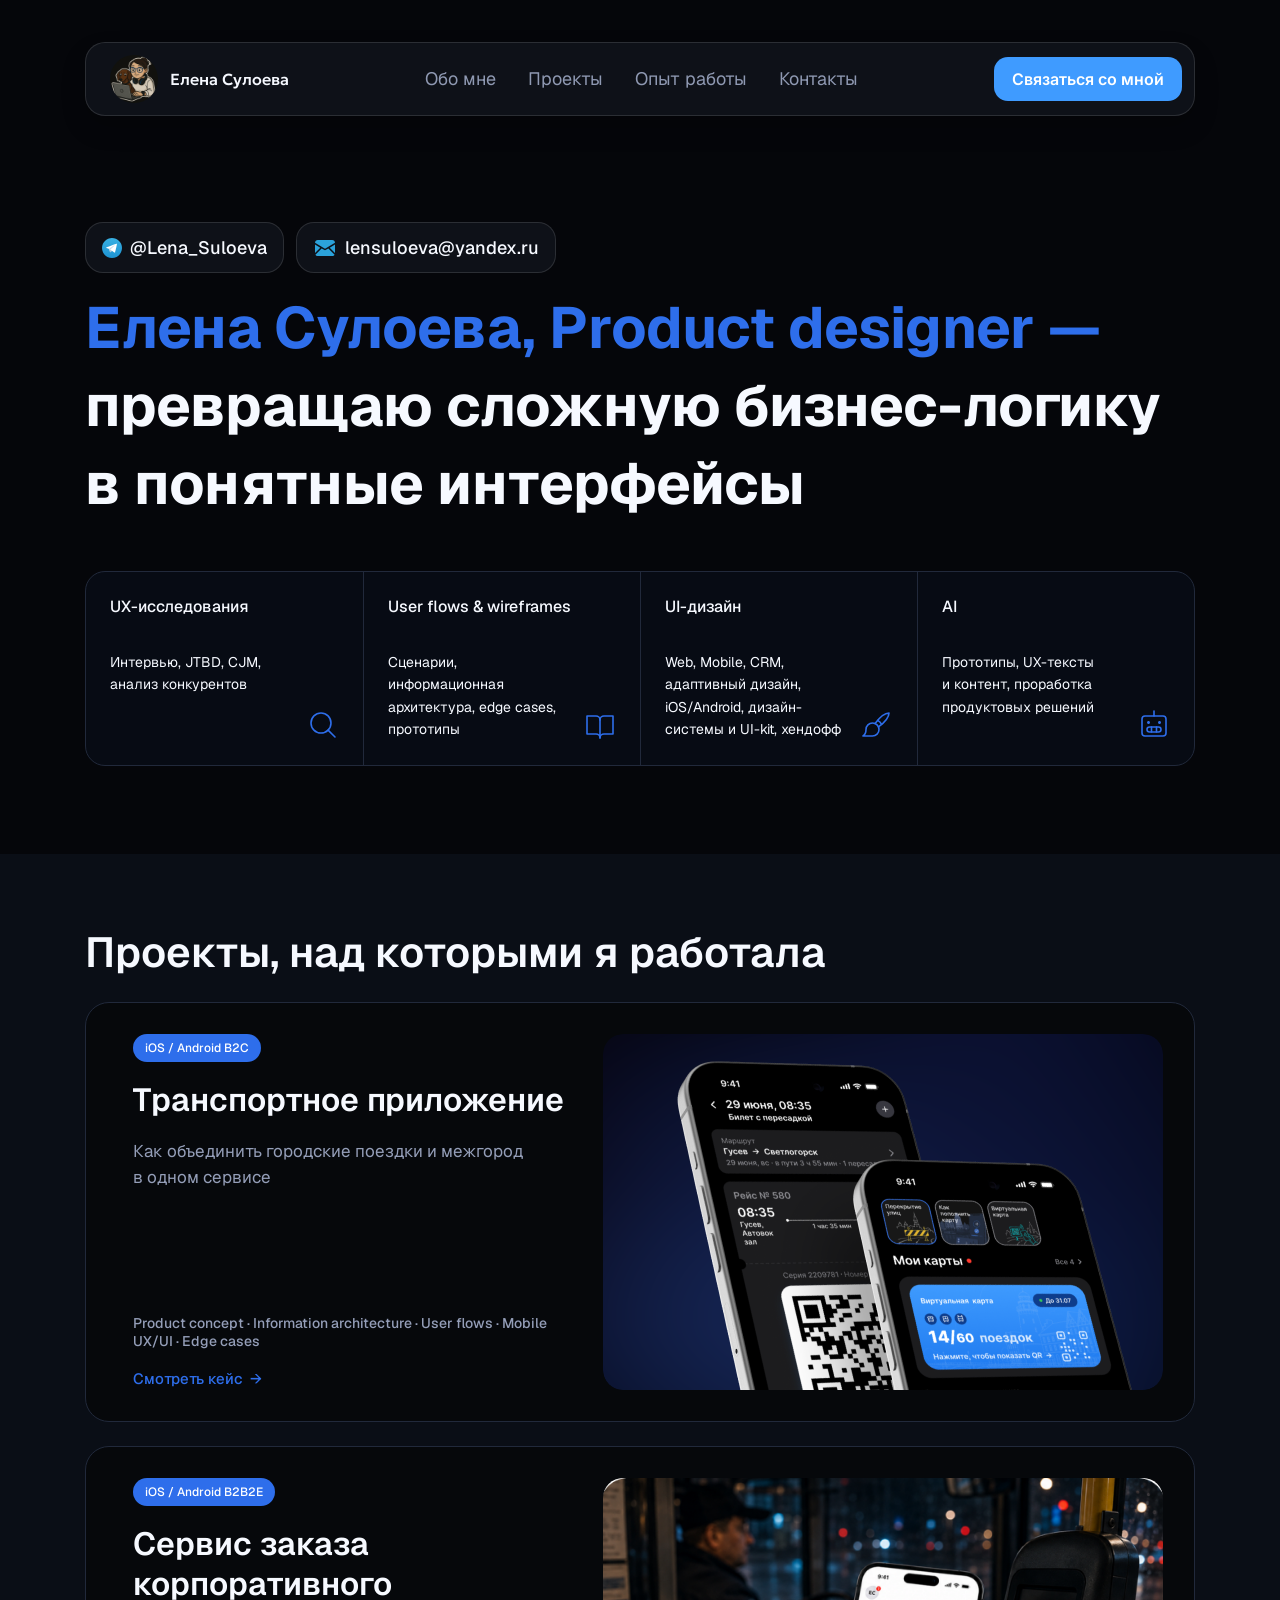
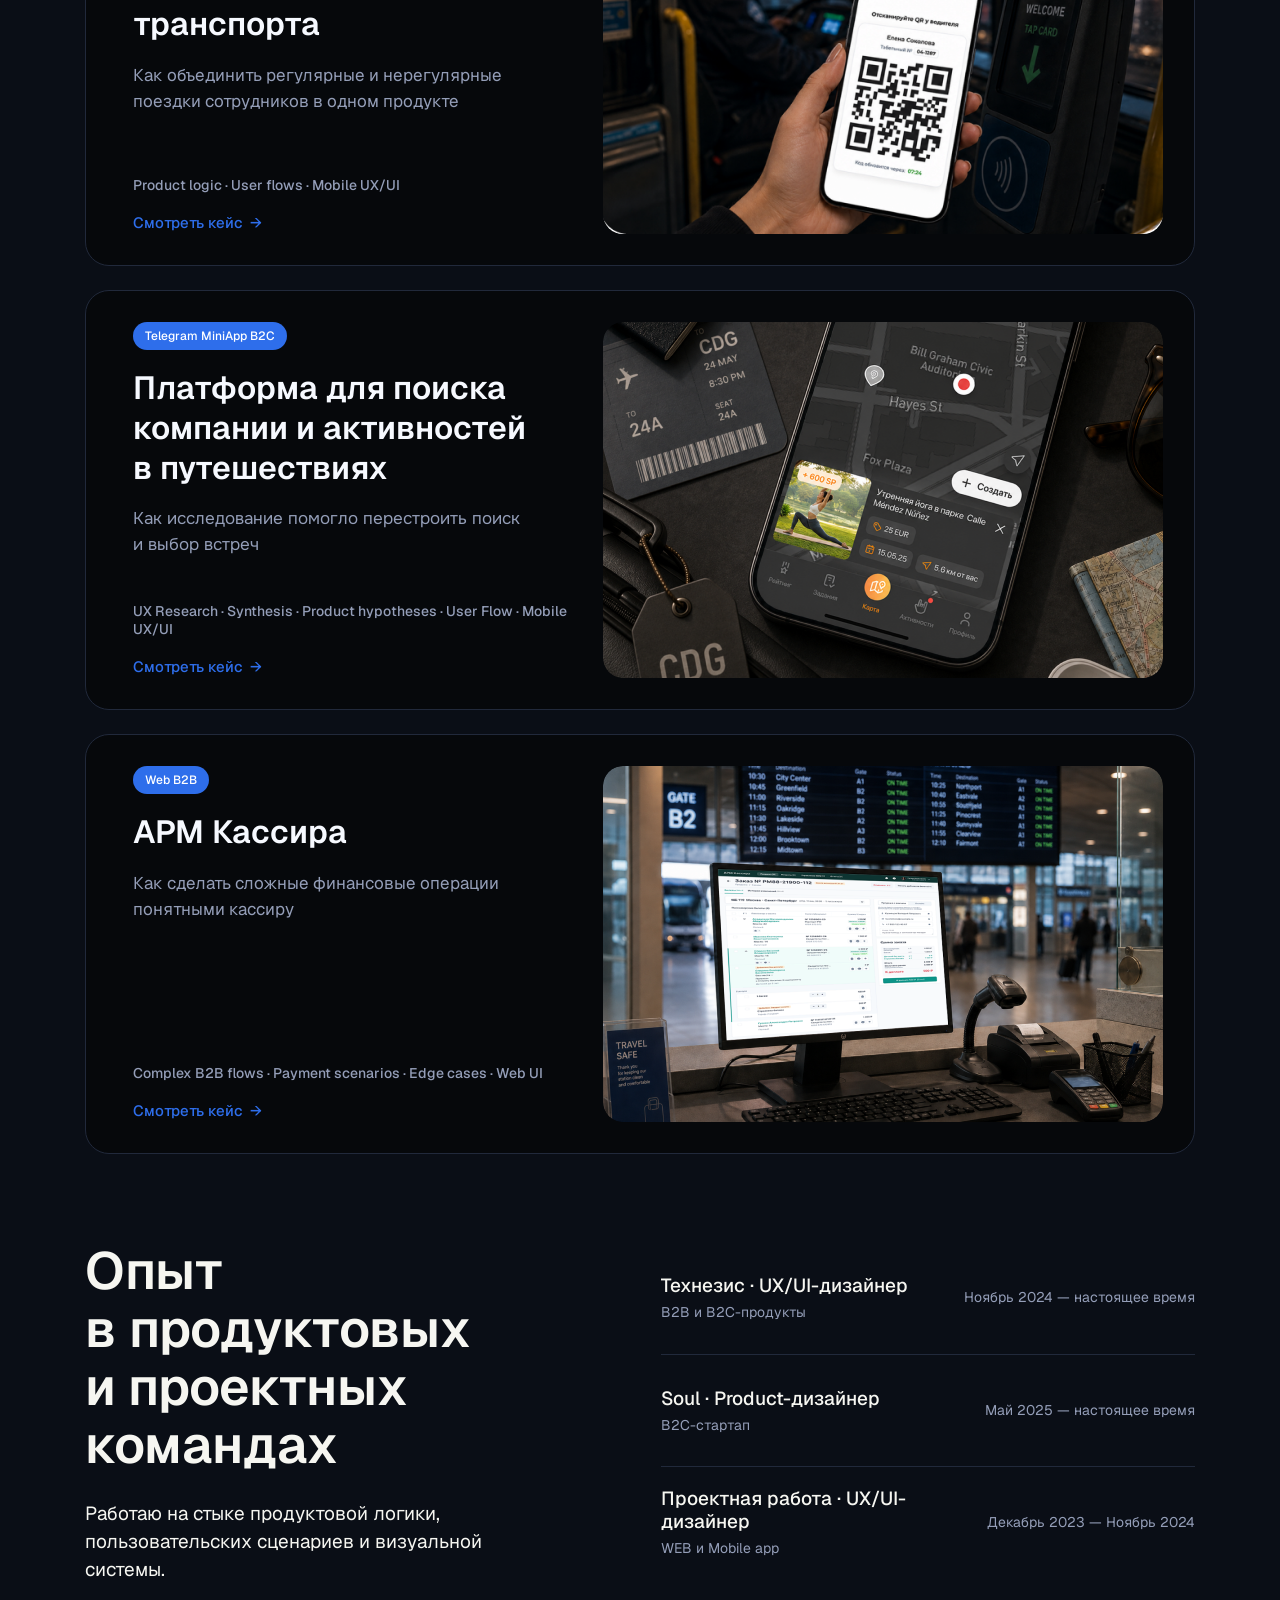
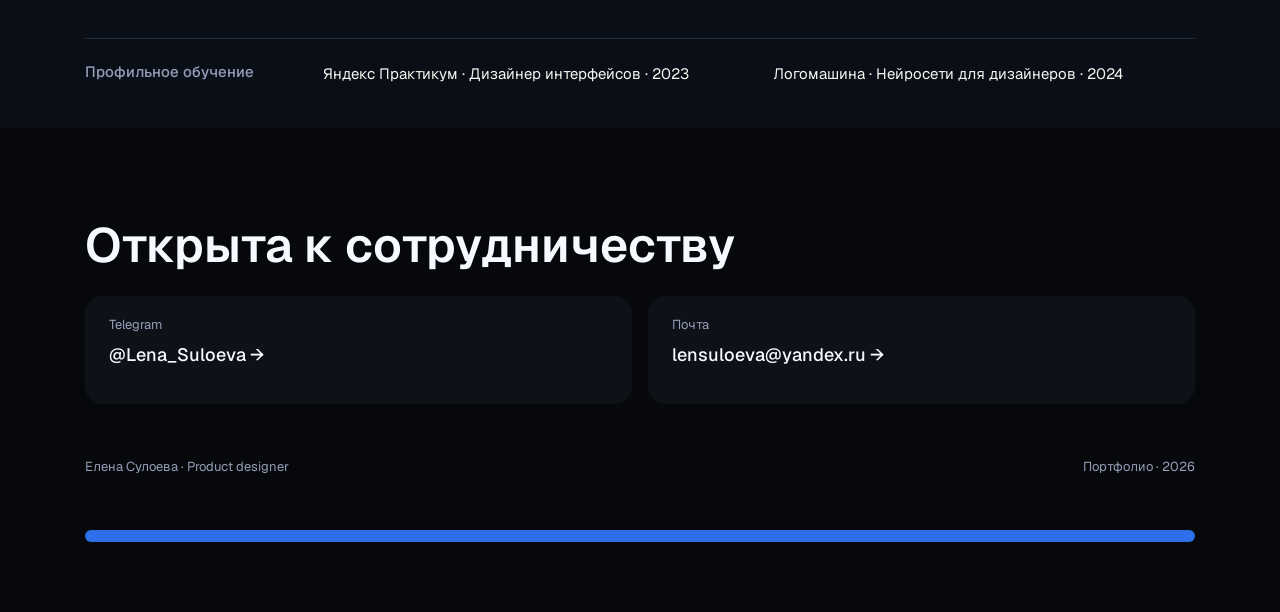
<file: index.html>
<!doctype html>
<html lang="ru">
<head>
  <meta charset="utf-8">
  <meta name="viewport" content="width=device-width, initial-scale=1">
  <meta http-equiv="refresh" content="0; url=./site/">
  <title>Елена Сулоева — портфолио</title>
  <script>location.replace('./site/' + location.search + location.hash);</script>
</head>
<body>
  <p><a href="./site/">Открыть портфолио Елены Сулоевой</a></p>
</body>
</html>
</file>
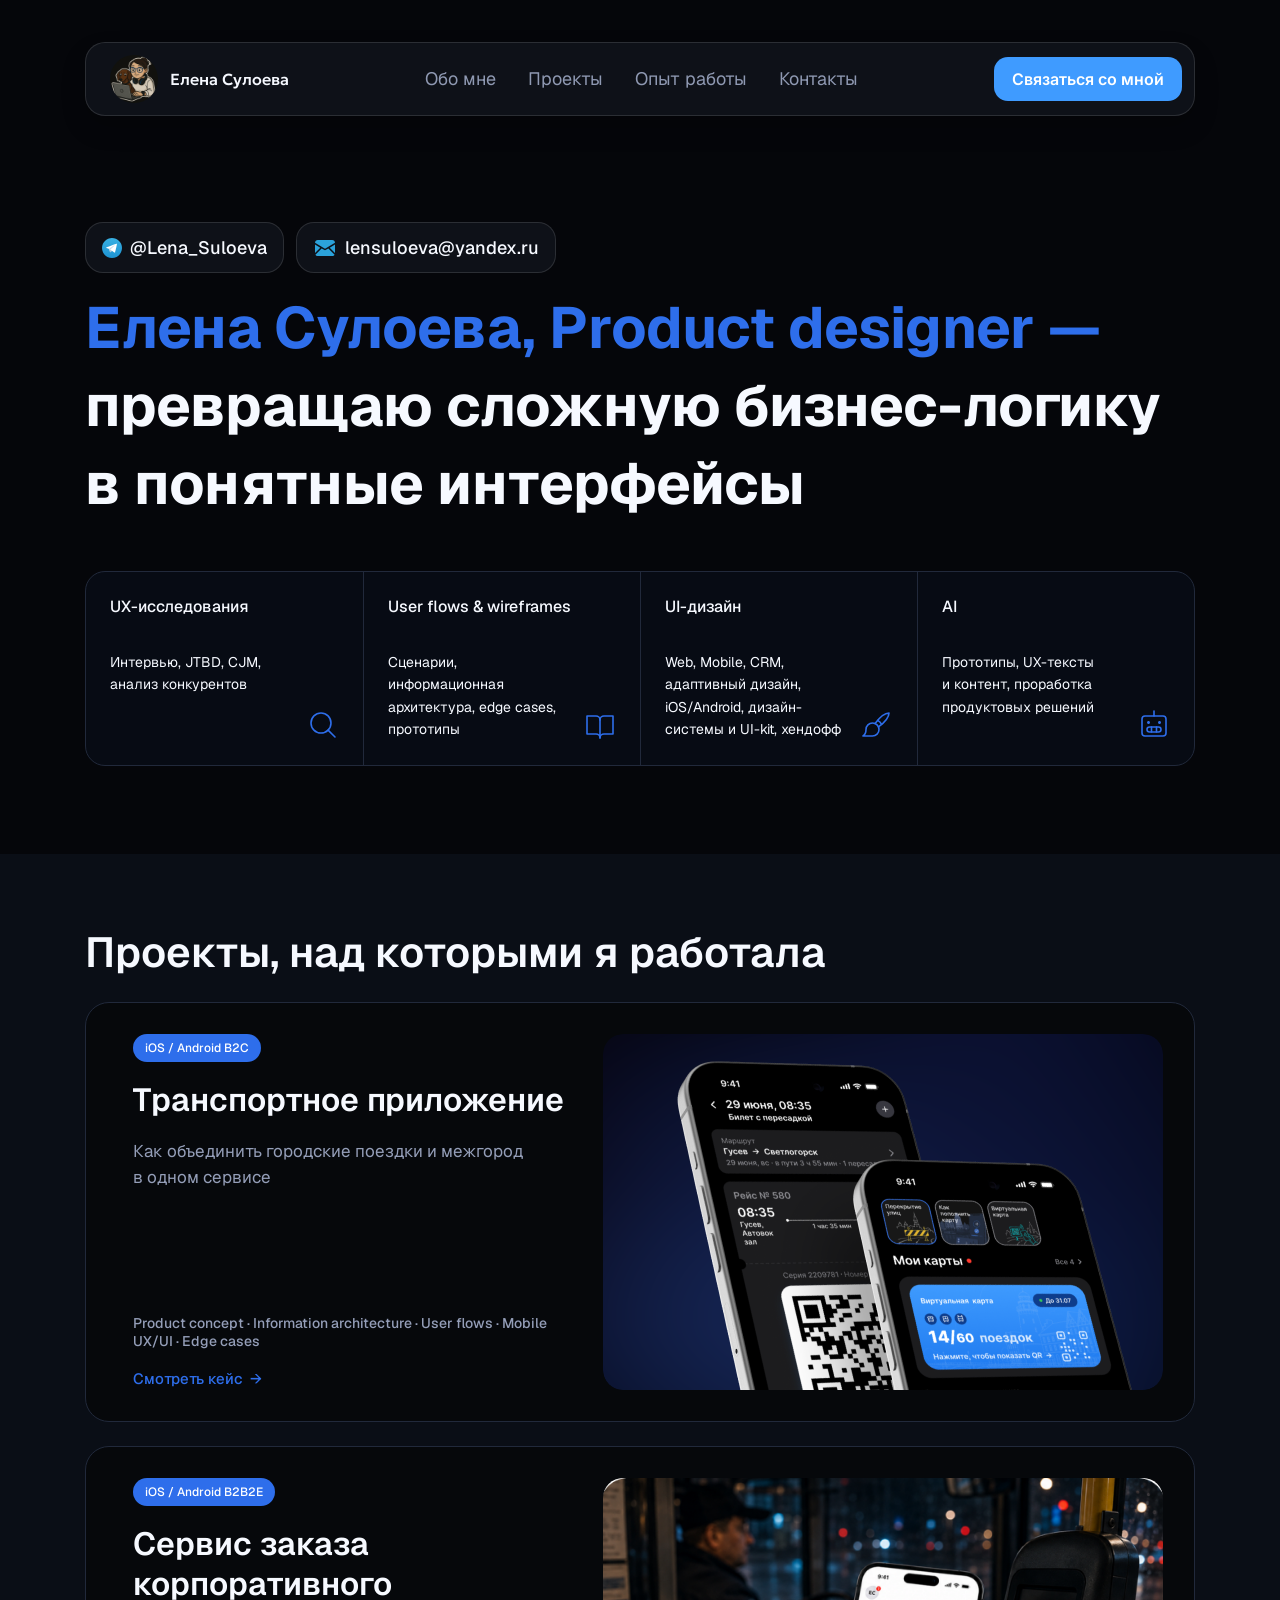
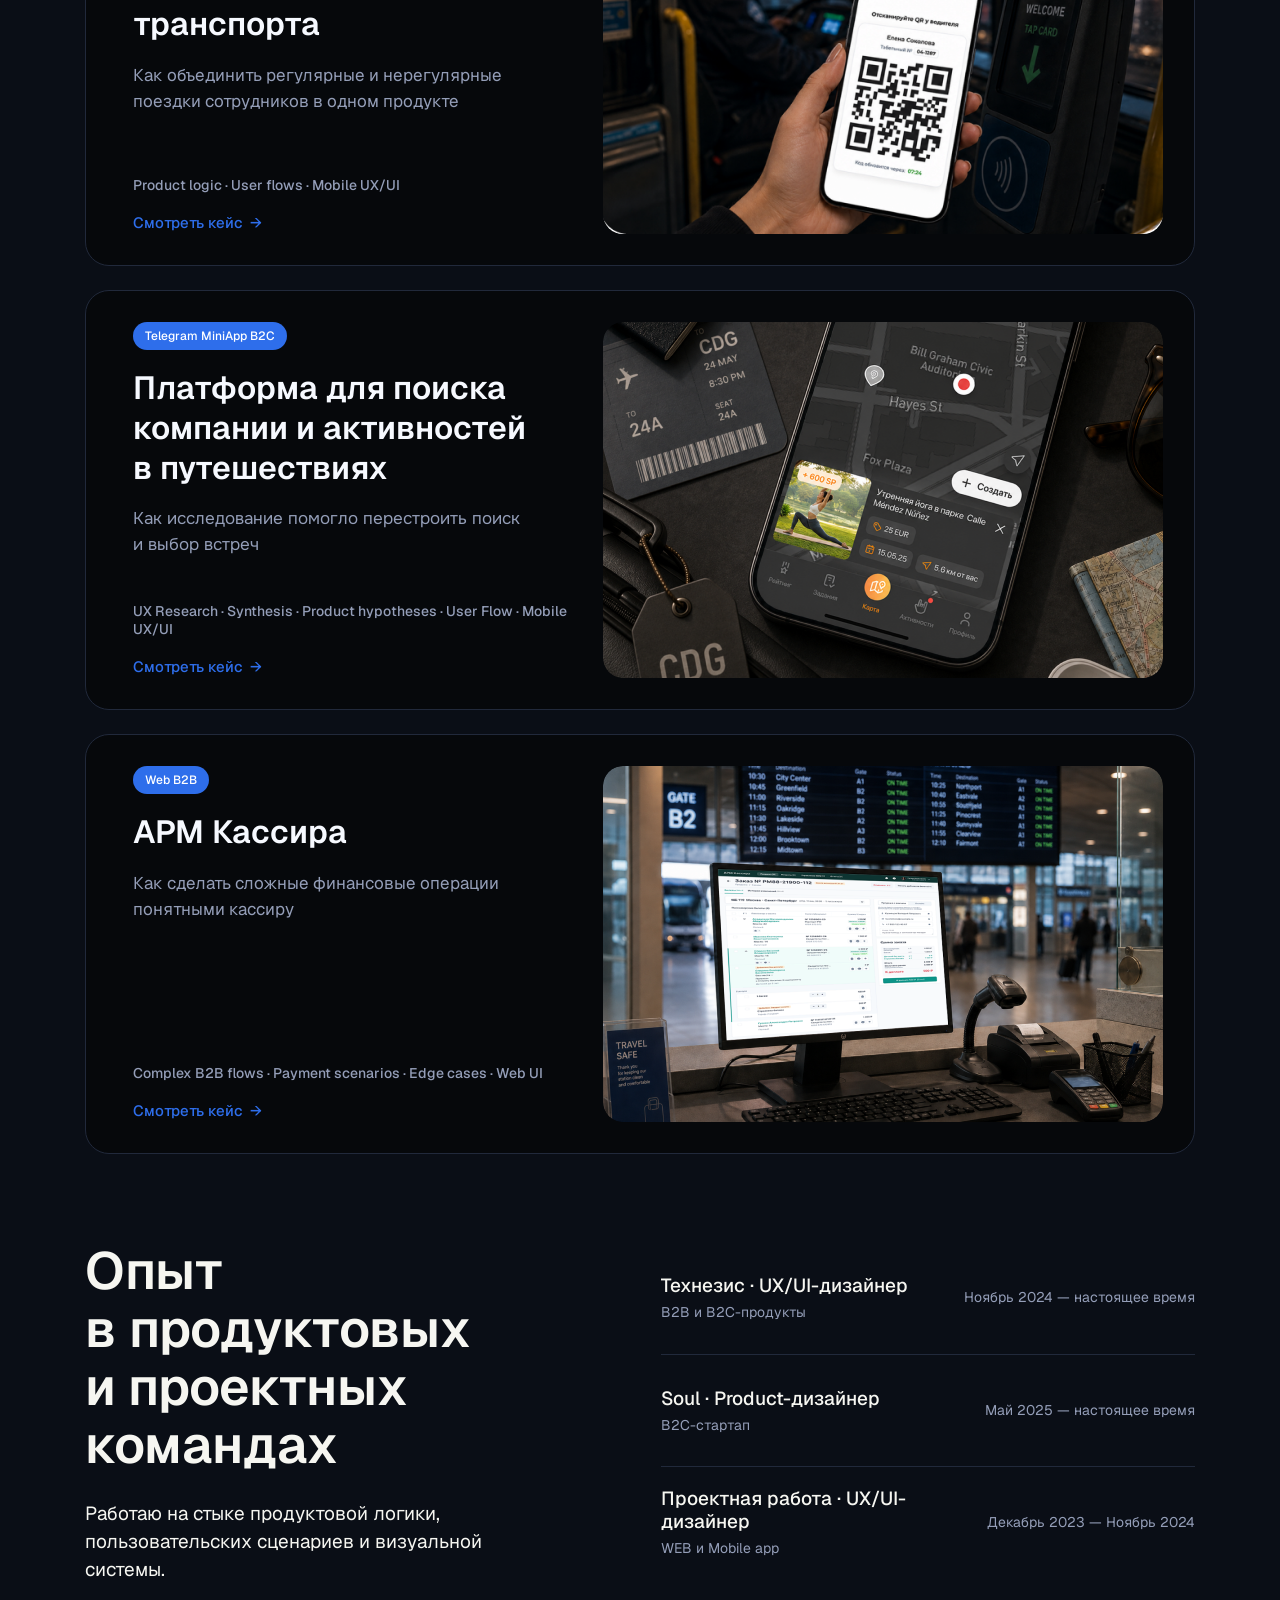
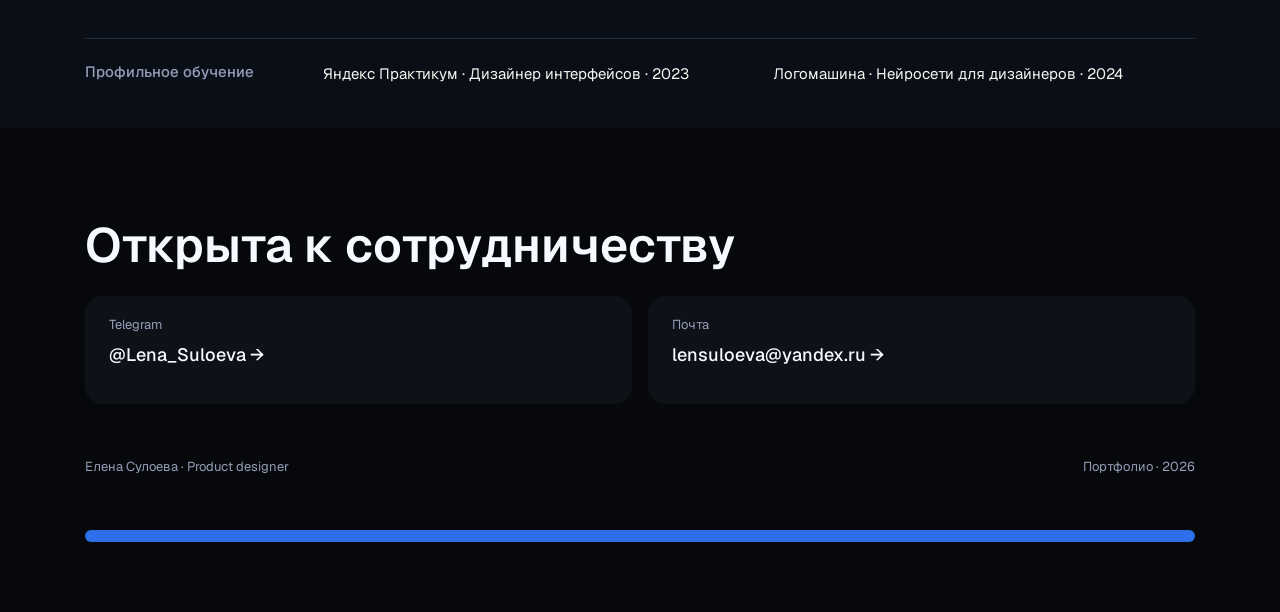
<file: site/index.html>
<!doctype html>
<html lang="ru">
<head>
  <meta charset="utf-8">
  <meta name="viewport" content="width=device-width, initial-scale=1">
  <meta name="theme-color" content="#05060a">
  <meta name="description" content="Елена Сулоева — Product designer. UX-исследования, понятные интерфейсы и продуктовый дизайн. Проекты, опыт работы и контакты.">
  <title>Елена Сулоева — Product designer</title>
  <link rel="icon" type="image/png" href="../pic/avatar.png">
  <link rel="stylesheet" href="./fonts.css">
  <link rel="stylesheet" href="./styles.css?v=308b3522d08c">
  <script src="./script.js?v=00da8aa6c56a" defer></script>
</head>
<body>
  <a class="skip-link" href="#main">К содержимому</a>
  <div class="header-shell">
    <header class="header container">
      <a class="brand" href="#about" aria-label="Елена Сулоева — обо мне">
        <img class="avatar" src="../pic/avatar.png" alt="" width="48" height="48">
        <span>Елена Сулоева</span>
      </a>
      <nav class="navigation" id="navigation" aria-label="Основная навигация"><div class="navigation-links">
        <a href="#about">Обо&nbsp;мне</a>
        <a href="#projects">Проекты</a>
        <a href="#experience">Опыт работы</a>
        <a href="#contacts">Контакты</a>
</div>        <button class="contact-button" type="button" data-contact-open aria-haspopup="dialog" aria-controls="contact-dialog" hidden>Связаться со&nbsp;мной</button>
      </nav>

      <button class="menu-button" type="button" aria-label="Открыть меню" aria-expanded="false" aria-controls="navigation" hidden>
        <img src="../pic/menu.png" alt="" width="44" height="44">
      </button>
    </header>
  </div>
  <div class="cover">

    <main id="main" tabindex="-1">
      <section class="hero container" id="about" aria-labelledby="intro-title">
        <div class="contact-chips">
          <a class="contact-chip" href="https://t.me/Lena_Suloeva" target="_blank" rel="noopener noreferrer">
            <img class="telegram-icon" src="../pic/telegram.svg" alt="" width="20" height="20">
            <span>@Lena_Suloeva</span>
          </a>
          <a class="contact-chip" href="mailto:lensuloeva@yandex.ru">
            <img class="email-icon" src="../pic/email.svg" alt="" width="24" height="24">
            <span>lensuloeva@yandex.ru</span>
          </a>
        </div>
        <h1 id="intro-title"><span>Елена Сулоева, Product designer <span class="intro-dash">—</span></span> превращаю сложную бизнес-логику в&nbsp;понятные интерфейсы</h1>
        <ul class="skills" aria-label="Направления работы">
          <li class="skill">
            <h2>UX-исследования</h2>
            <p>Интервью, JTBD, CJM, анализ конкурентов</p>
            <img src="../pic/research.svg" alt="" width="32" height="32">
          </li>
          <li class="skill">
            <h2>User flows &amp; wireframes</h2>
            <p>Сценарии, информационная архитектура, edge cases, прототипы</p>
            <img src="../pic/wireframes.svg" alt="" width="32" height="32">
          </li>
          <li class="skill">
            <h2>UI-дизайн</h2>
            <p>Web, Mobile, CRM, адаптивный дизайн, iOS/Android, дизайн-системы и&nbsp;UI-kit, хендофф</p>
            <img src="../pic/design.svg" alt="" width="32" height="32">
          </li>
          <li class="skill">
            <h2>AI</h2>
            <p>Прототипы, UX-тексты и&nbsp;контент, проработка продуктовых решений</p>
            <img src="../pic/ai.svg" alt="" width="32" height="32">
          </li>
        </ul>
      </section>
      <div class="work">
        <section class="projects container" id="projects" aria-labelledby="projects-title">
          <h2 id="projects-title">Проекты, над&nbsp;которыми я работала</h2>
          <div class="project-list">
            <article class="project" aria-labelledby="transport-title">
              <div class="project-content">
                <span class="badge">iOS / Android B2C</span>
                <div class="project-summary">
                  <h3 id="transport-title">Транспортное <span class="mobile-title-line">приложение</span></h3>
                  <p>Как объединить городские поездки и&nbsp;межгород в&nbsp;одном сервисе</p>
                </div>
                <p class="project-tags">Product concept · Information architecture · User flows · Mobile UX/UI · Edge cases</p>
                <a class="case-link" href="./transport-app.html" aria-label="Смотреть кейс единого транспортного сервиса">Смотреть кейс <span aria-hidden="true">→</span></a>
              </div>
              <img class="project-image" src="../pic/transport.png" alt="Экраны транспортного приложения: поездки, QR-билет и транспортные карты" width="560" height="356" decoding="async">
            </article>
            <article class="project" aria-labelledby="corporate-title">
              <div class="project-content">
                <span class="badge">iOS / Android B2B2E</span>
                <div class="project-summary">
                  <h3 id="corporate-title"><span class="desktop-title-line">Сервис заказа</span> корпоративного транспорта</h3>
                  <p>Как объединить регулярные и&nbsp;нерегулярные поездки сотрудников в&nbsp;одном продукте</p>
                </div>
                <p class="project-tags">Product logic · User flows · Mobile UX/UI</p>
                <a class="case-link" href="./corporate-transport.html" aria-label="Смотреть кейс «Сервис заказа корпоративного транспорта»">Смотреть кейс <span aria-hidden="true">→</span></a>
              </div>
              <picture class="project-picture">
                <img class="project-image" src="../pic/corporate-desktop.png" alt="Сотрудник прикладывает QR-билет на телефоне к валидатору корпоративного транспорта" width="560" height="356" loading="lazy" decoding="async">
              </picture>
            </article>
            <article class="project project--soul" aria-labelledby="soul-title">
              <div class="project-content">
                <span class="badge">Telegram MiniApp B2C</span>
                <div class="project-summary">
                  <h3 id="soul-title"><span class="desktop-title-line">Платформа для&nbsp;поиска</span> компании и&nbsp;активностей в&nbsp;путешествиях</h3>
                  <p>Как исследование помогло перестроить поиск и&nbsp;выбор встреч</p>
                </div>
                <p class="project-tags">UX Research · Synthesis · Product hypotheses · User Flow · Mobile UX/UI</p>
                <a class="case-link" href="./soul.html" aria-label="Смотреть кейс Soul">Смотреть кейс <span aria-hidden="true">→</span></a>
              </div>
              <img class="project-image" src="../pic/soul.png" alt="Приложение Soul с картой встреч и активностей рядом с путешественником" width="560" height="356" loading="lazy" decoding="async">
            </article>
            <article class="project" aria-labelledby="cashier-title">
              <div class="project-content">
                <span class="badge">Web B2B</span>
                <div class="project-summary">
                  <h3 id="cashier-title">АРМ Кассира</h3>
                  <p>Как сделать сложные финансовые операции понятными кассиру</p>
                </div>
                <p class="project-tags">Complex B2B flows · Payment scenarios · Edge cases · Web UI</p>
                <a class="case-link" href="./cashier.html" aria-label="Смотреть кейс АРМ Кассира">Смотреть кейс <span aria-hidden="true">→</span></a>
              </div>
              <img class="project-image" src="../pic/cashier.png" alt="Рабочее место кассира с интерфейсом финансовых операций на мониторе" width="560" height="356" loading="lazy" decoding="async">
            </article>
          </div>
        </section>
        <section class="experience container" id="experience" aria-labelledby="experience-title">
          <div class="experience-grid">
            <div class="experience-intro">
              <h2 id="experience-title">Опыт в&nbsp;продуктовых и&nbsp;проектных командах</h2>
              <p>Работаю на&nbsp;стыке продуктовой логики, пользовательских сценариев и&nbsp;визуальной системы.</p>
            </div>
            <ol class="jobs">
              <li class="job">
                <div><h3>Технезис · UX/UI-дизайнер</h3><p>B2B и&nbsp;B2C-продукты</p></div>
                <p class="job-date">Ноябрь 2024 — настоящее время</p>
              </li>
              <li class="job">
                <div><h3>Soul · Product-дизайнер</h3><p>B2C-стартап</p></div>
                <p class="job-date">Май 2025 — настоящее время</p>
              </li>
              <li class="job">
                <div><h3>Проектная работа · UX/UI-дизайнер</h3><p>WEB и&nbsp;Mobile app</p></div>
                <p class="job-date">Декабрь 2023 — Ноябрь 2024</p>
              </li>
            </ol>
          </div>
          <div class="education">
            <h3>Профильное обучение</h3>
            <p>Яндекс Практикум · Дизайнер интерфейсов · 2023</p>
            <p>Логомашина · Нейросети для&nbsp;дизайнеров · 2024</p>
          </div>
        </section>
      </div>
      <section class="contacts" id="contacts" aria-labelledby="contacts-title">
        <div class="container">
          <h2 id="contacts-title">Открыта к&nbsp;сотрудничеству</h2>
          <div class="contact-cards">
            <a class="contact-card" href="https://t.me/Lena_Suloeva" target="_blank" rel="noopener noreferrer"><span>Telegram</span><strong>@Lena_Suloeva <span aria-hidden="true">→</span></strong></a>
            <a class="contact-card" href="mailto:lensuloeva@yandex.ru"><span>Почта</span><strong>lensuloeva@yandex.ru <span aria-hidden="true">→</span></strong></a>
          </div>
        </div>
      </section>
    </main>
  </div>
  <footer class="footer">
    <div class="container">
      <div class="footer-meta"><p>Елена Сулоева · Product designer</p><p>Портфолио · 2026</p></div>
      <div class="footer-line" aria-hidden="true"></div>
    </div>
  </footer>

  <dialog class="contact-dialog" id="contact-dialog" aria-labelledby="contact-dialog-title" aria-describedby="contact-dialog-description">
    <div class="contact-dialog-content">
      <h2 id="contact-dialog-title">Свяжитесь со&nbsp;мной</h2>
      <p id="contact-dialog-description">Расскажу о&nbsp;проектах подробнее и&nbsp;отвечу на&nbsp;вопросы</p>
      <div class="contact-dialog-links">
        <a href="https://t.me/Lena_Suloeva" target="_blank" rel="noopener noreferrer"><span>Telegram</span><strong><img src="../pic/telegram.svg" alt="" width="20" height="20">@Lena_Suloeva</strong></a>
        <a href="mailto:lensuloeva@yandex.ru"><span>Почта</span><strong><img src="../pic/email.svg" alt="" width="24" height="24">lensuloeva@yandex.ru</strong></a>
      </div>
      <button class="contact-dialog-close" type="button" aria-label="Закрыть окно связи" autofocus><img src="../pic/modal-close.svg" alt="" width="18" height="18"></button>
    </div>
  </dialog>
</body>
</html>
</file>
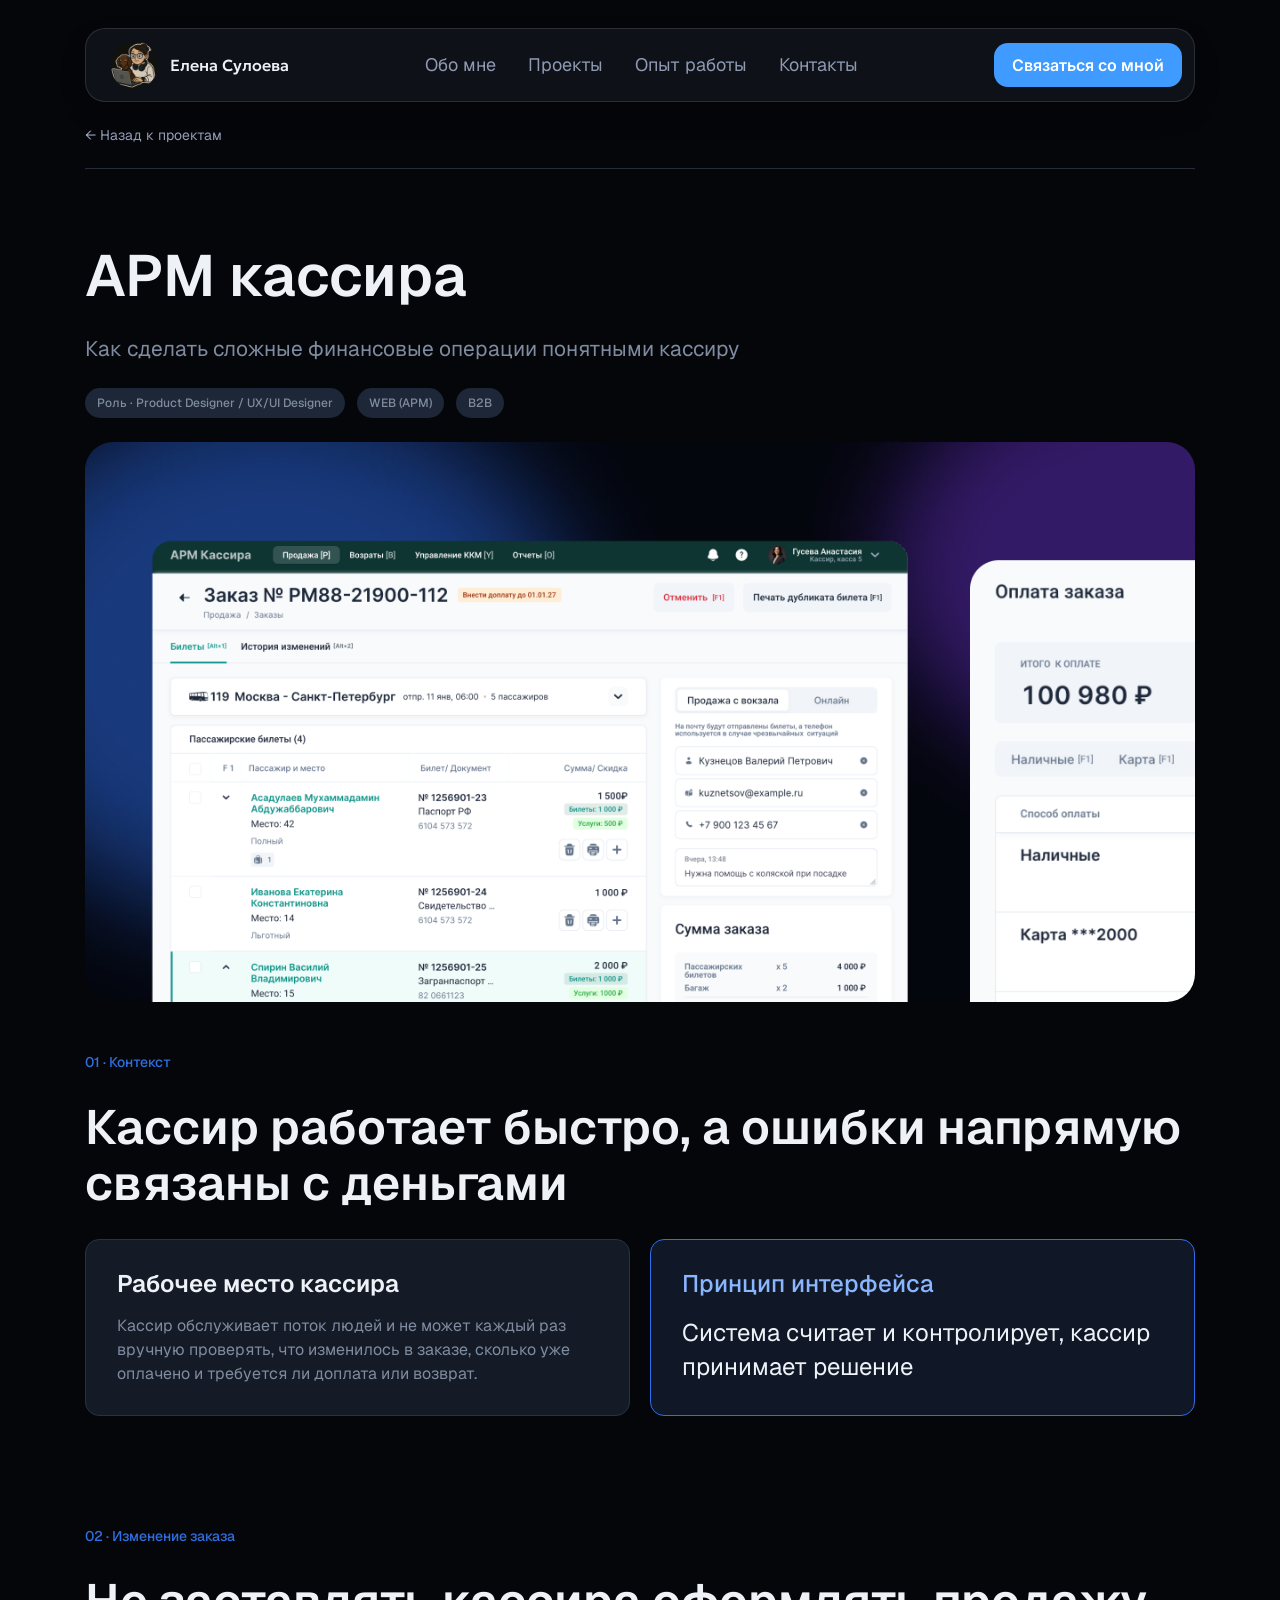
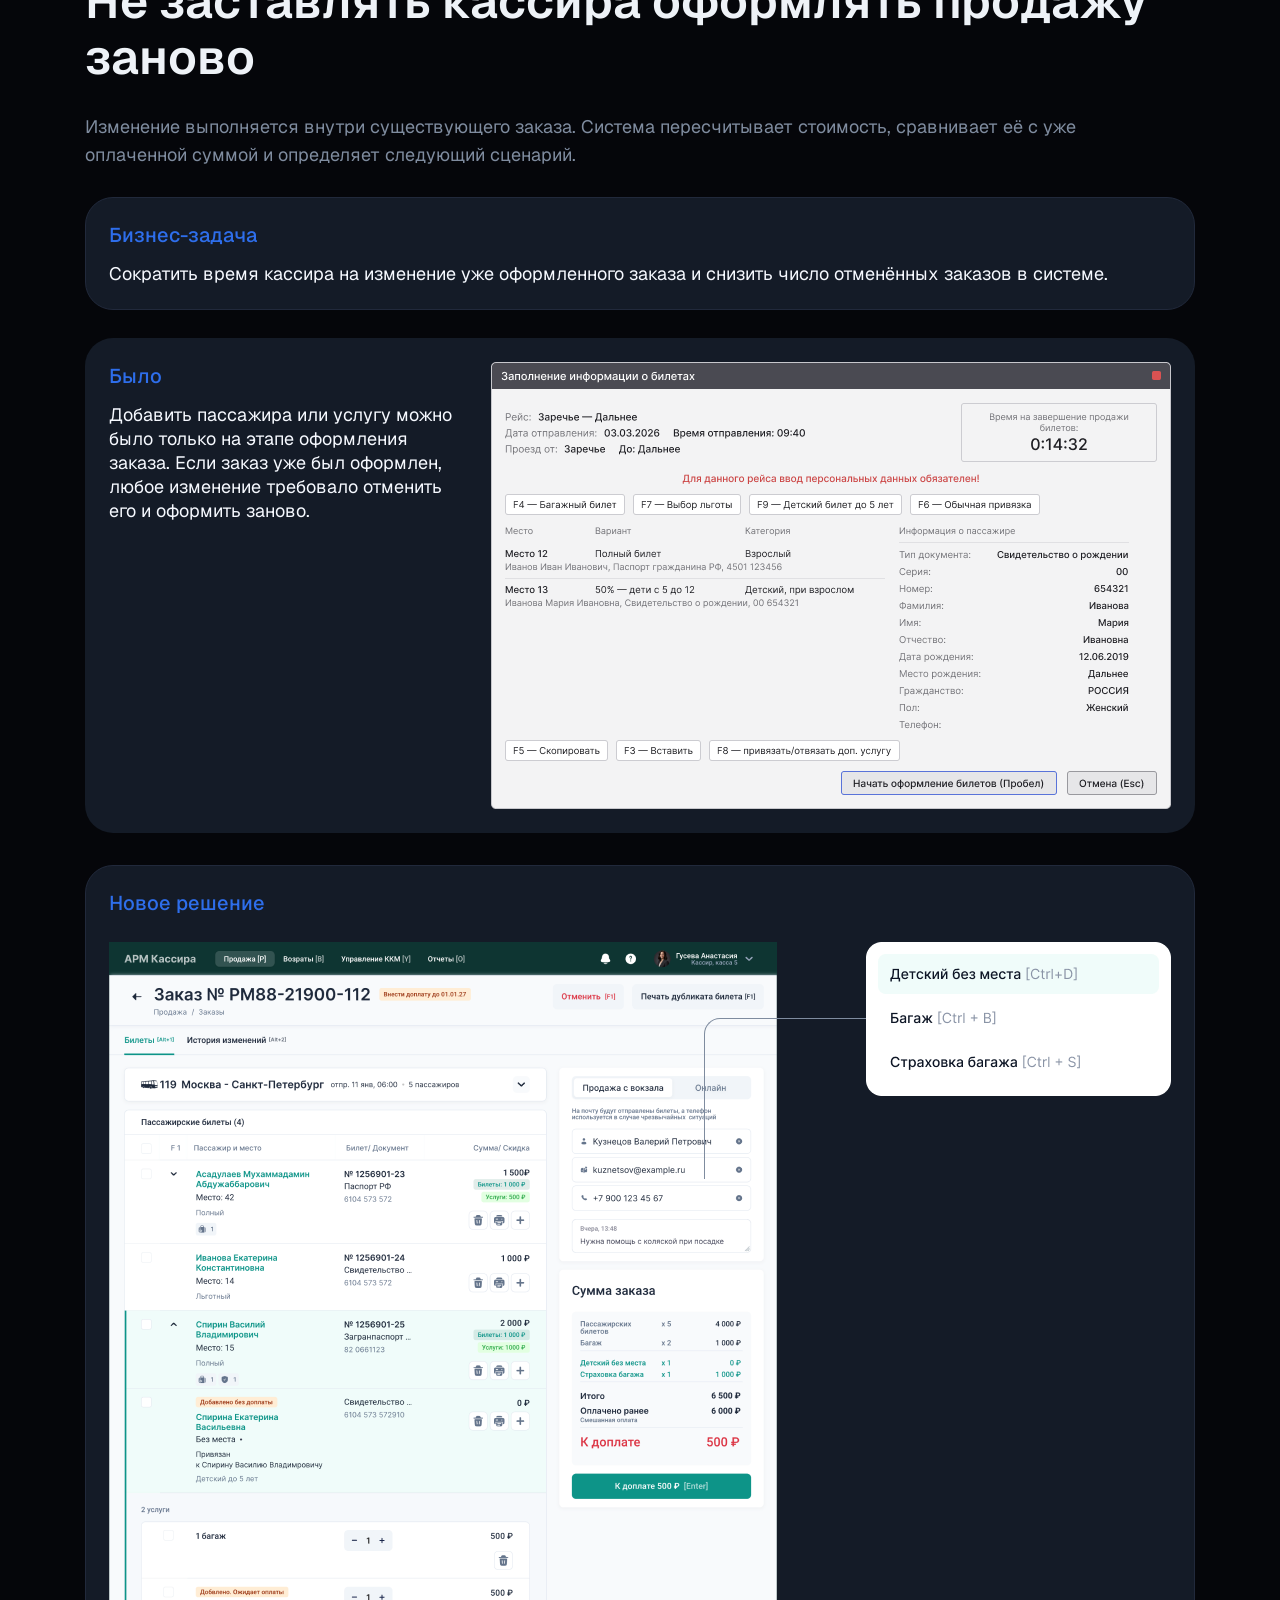
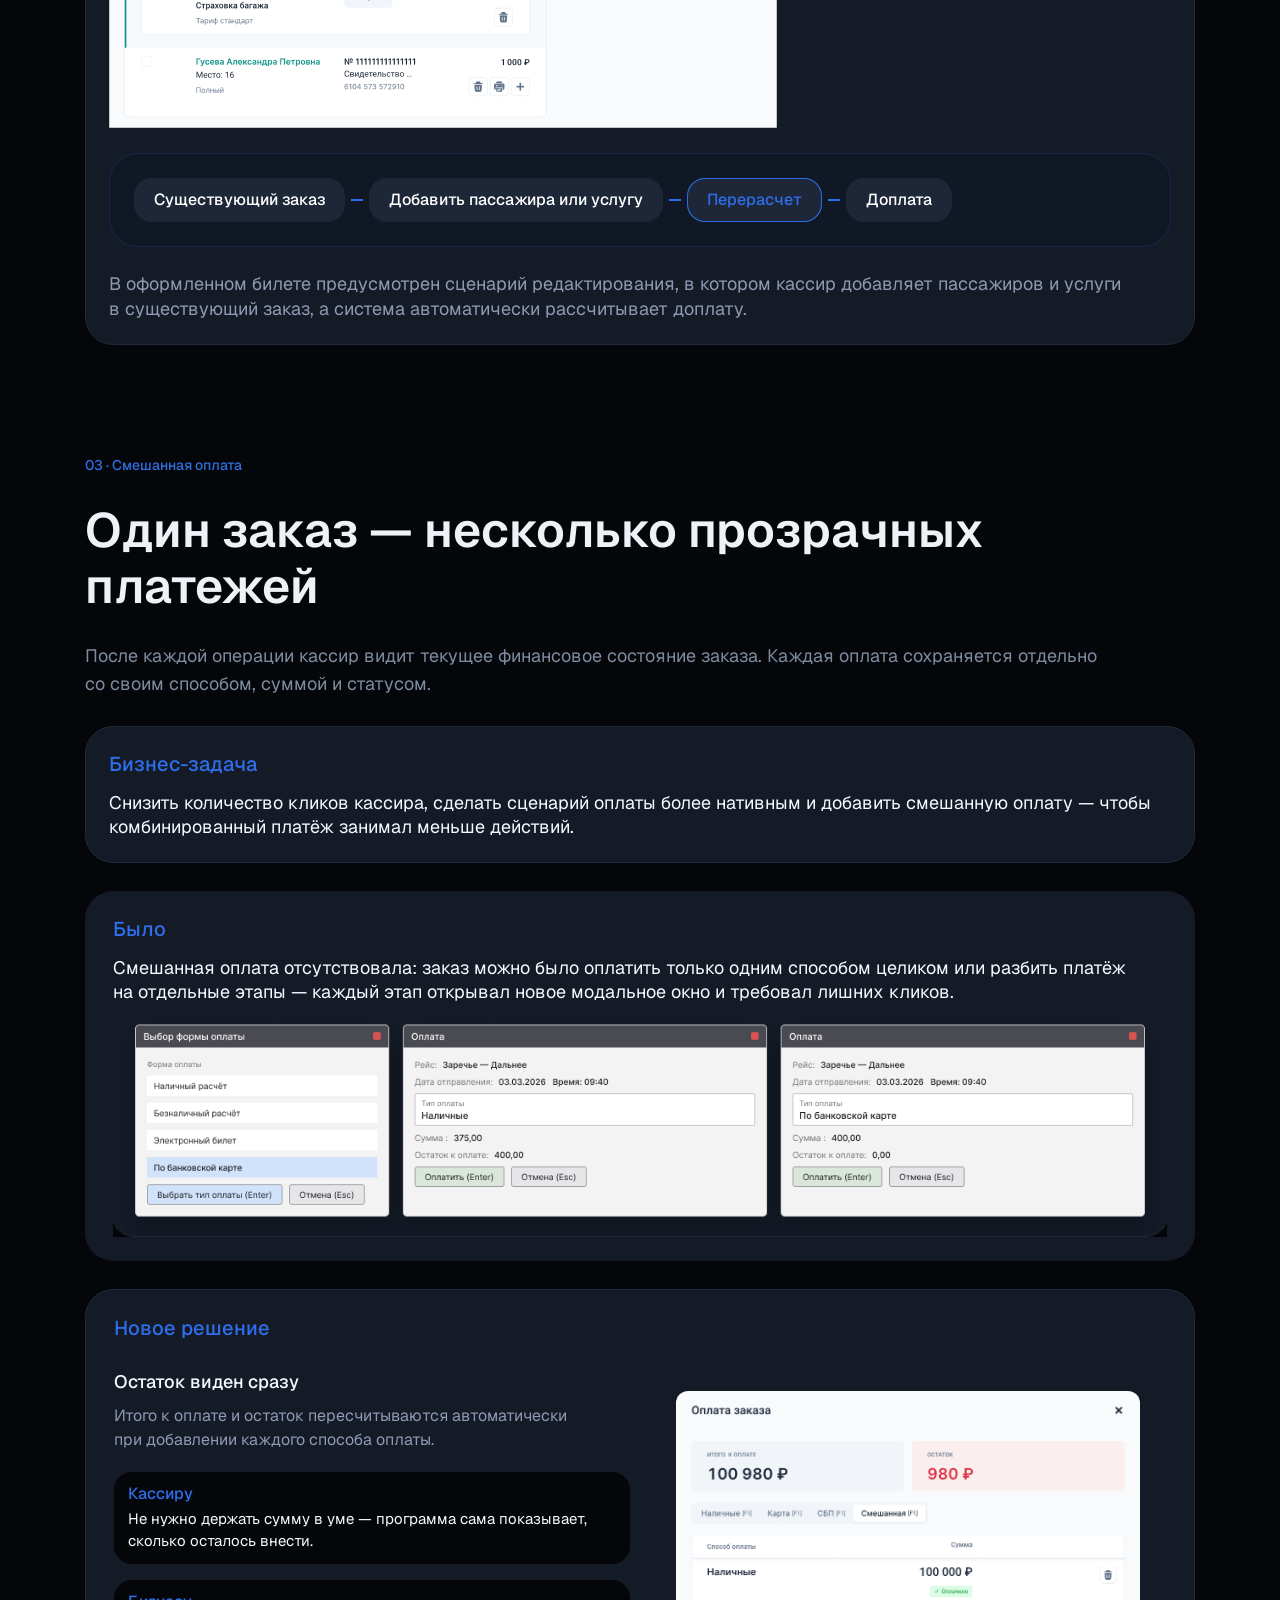
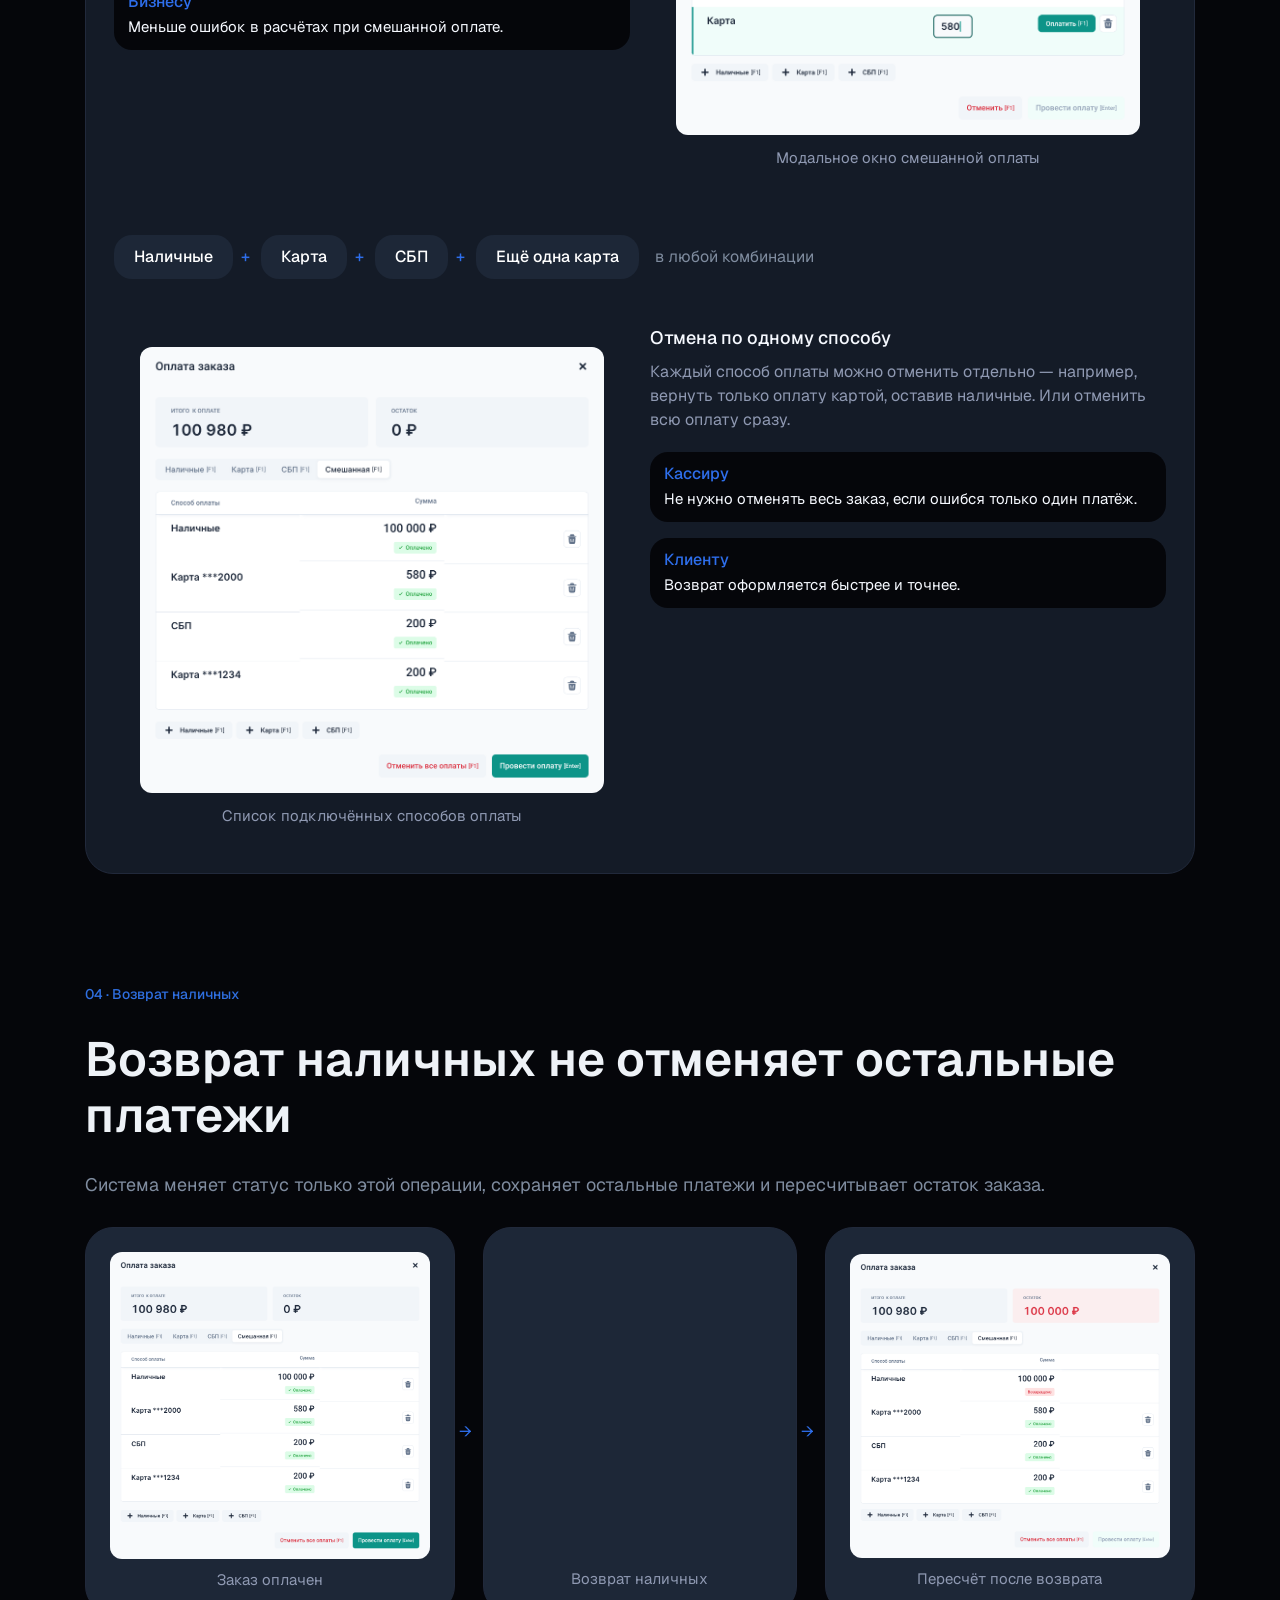
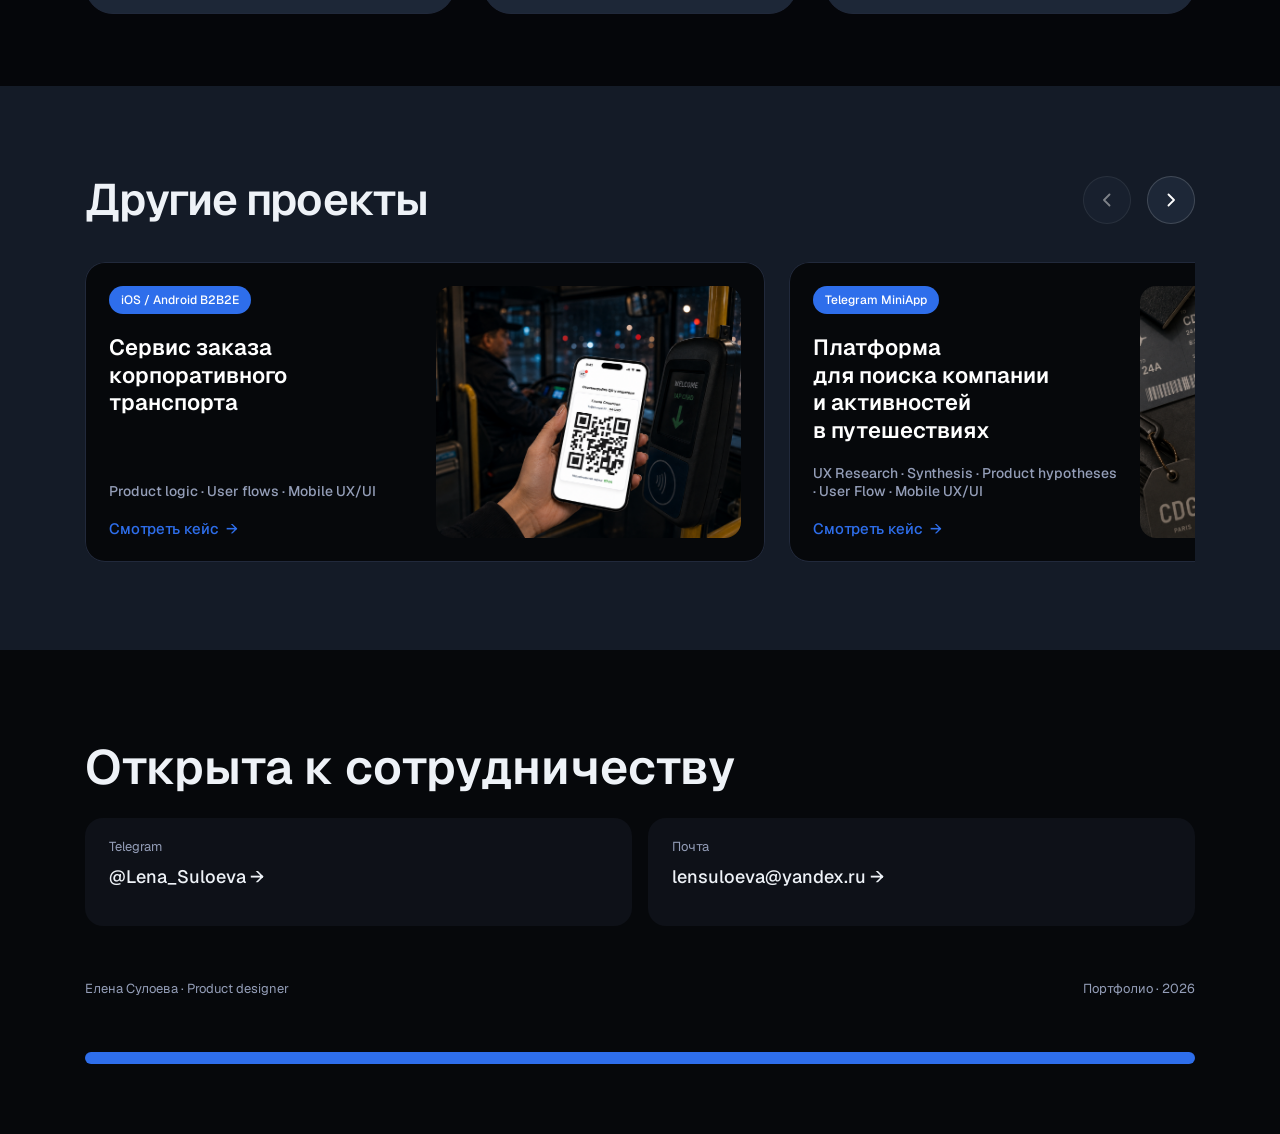
<file: site/cashier.html>
<!doctype html>
<html lang="ru">
<head>
  <meta charset="utf-8">
  <meta name="viewport" content="width=device-width, initial-scale=1">
  <meta name="theme-color" content="#05060a">
  <meta name="description" content="Кейс АРМ кассира: изменение заказа, смешанная оплата и возврат наличных. Продуктовый дизайн Елены Сулоевой.">
  <title>АРМ кассира — Елена Сулоева</title>
  <link rel="icon" type="image/png" href="../pic/avatar.png">
  <link rel="stylesheet" href="./fonts.css">
  <link rel="stylesheet" href="./styles.css?v=308b3522d08c">
  <link rel="stylesheet" href="./case.css?v=f373c40229ff">
  <script src="./script.js?v=00da8aa6c56a" defer></script>
  <script src="./case.js" defer></script>
  <link rel="stylesheet" href="./cashier.css?v=eaadcf37fd4e">
</head>
<body class="case-page cashier-page">
  <a class="skip-link" href="#main">К содержимому</a>
  <div class="header-shell">
    <header class="header container">
      <a class="brand" href="./index.html" aria-label="Елена Сулоева — на главную">
        <img class="avatar" src="../pic/avatar.png" alt="" width="48" height="48">
        <span>Елена Сулоева</span>
      </a>
      <nav class="navigation" id="navigation" aria-label="Основная навигация">
<div class="navigation-links">
        <a href="./index.html#about">Обо&nbsp;мне</a>
        <a href="./index.html#projects">Проекты</a>
        <a href="./index.html#experience">Опыт работы</a>
        <a href="#contacts">Контакты</a>
</div>        <button class="contact-button" type="button" data-contact-open aria-haspopup="dialog" aria-controls="contact-dialog" hidden>Связаться со&nbsp;мной</button>
      </nav>

      <button class="menu-button" type="button" aria-label="Открыть меню" aria-expanded="false" aria-controls="navigation" hidden>
        <img src="../pic/menu.png" alt="" width="44" height="44">
      </button>
    </header>
  </div>
  <div class="case-header">

    <div class="case-back container"><a href="./index.html#projects"><span aria-hidden="true">←</span> Назад к&nbsp;проектам</a></div>
  </div>
  <main id="main" tabindex="-1">
<section class="cashier-hero container">
<h1>АРМ кассира</h1>
<p class="cashier-subtitle">Как сделать сложные финансовые операции понятными кассиру</p>
<ul class="case-meta" aria-label="О проекте">
<li>Роль · Product Designer / UX/UI Designer</li>
<li>WEB (АРМ)</li>
<li>B2B</li></ul>
<picture class="cashier-showcase"><source media="(max-width:700px)" srcset="../pic/cashier-case/hero-mobile.png"><img class="" src="../pic/cashier-case/hero.png" alt="Рабочее пространство кассира: заказ и оплата" width="1248" height="630" fetchpriority="high"></picture></section>
<section class="cashier-section cashier-context" aria-labelledby="context-title">
<div class="container cashier-section-inner">
<p class="cashier-eyebrow">01 · Контекст</p>
<div class="cashier-intro">
<h2 id="context-title">Кассир работает быстро, а&nbsp;ошибки напрямую связаны с&nbsp;деньгами</h2></div>
<div class="cashier-context-grid">
<article class="cashier-panel ">
<h3>Рабочее место кассира</h3>
<p>Кассир обслуживает поток людей и&nbsp;не может каждый раз вручную проверять, что изменилось в&nbsp;заказе, сколько уже оплачено и&nbsp;требуется ли доплата или возврат.</p></article>
<article class="cashier-panel cashier-principle">
<h3>Принцип интерфейса</h3>
<p>Система считает и&nbsp;контролирует, кассир принимает решение</p></article></div></div></section>
<section class="cashier-section cashier-order" aria-labelledby="order-title">
<div class="container cashier-section-inner">
<p class="cashier-eyebrow">02 · Изменение заказа</p>
<div class="cashier-intro">
<h2 id="order-title">Не&nbsp;заставлять кассира оформлять продажу заново</h2>
<p class="cashier-lead">Изменение выполняется внутри существующего заказа. Система пересчитывает стоимость, сравнивает её с&nbsp;уже оплаченной суммой и&nbsp;определяет следующий сценарий.</p></div>
<article class="cashier-panel cashier-business">
<h3>Бизнес-задача</h3>
<p>Сократить время кассира на&nbsp;изменение уже оформленного заказа и&nbsp;снизить число отменённых заказов в&nbsp;системе.</p></article>
<article class="cashier-panel cashier-order-before">
<div>
<h3>Было</h3>
<p>Добавить пассажира или услугу можно было только на&nbsp;этапе оформления заказа. Если заказ уже был оформлен, любое изменение требовало отменить его и&nbsp;оформить заново.</p></div><img class="" src="../pic/cashier-case/order-before.png" alt="Прежний интерфейс оформления билетов" width="680" height="447" loading="lazy" decoding="async"></article>
<div class="cashier-order-new">
<h3 class="cashier-new-heading"><span class="cashier-desktop-only">Новое решение</span><span class="cashier-mobile-only">Стало</span></h3>
<div class="cashier-order-screens"><img class="cashier-order-screen" src="../pic/cashier-case/order-after.png" alt="Редактирование существующего заказа" width="668" height="787" loading="lazy" decoding="async"><img class="cashier-order-menu" src="../pic/cashier-case/order-menu.png" alt="Меню добавления пассажира, багажа и страховки" width="305" height="154" loading="lazy" decoding="async"></div>
<div class="cashier-flow">
<h3 class="cashier-mobile-only">User Flow</h3>
<ol>
<li>Существующий заказ</li>
<li>Добавить пассажира или услугу</li>
<li>Перерасчет</li>
<li>Доплата</li></ol></div>
<p class="cashier-order-note">В&nbsp;оформленном билете предусмотрен сценарий редактирования, в&nbsp;котором кассир добавляет пассажиров и&nbsp;услуги в&nbsp;существующий заказ, а&nbsp;система автоматически рассчитывает доплату.</p></div></div></section>
<section class="cashier-section cashier-payment" aria-labelledby="payment-title">
<div class="container cashier-section-inner">
<p class="cashier-eyebrow">03 · Смешанная оплата</p>
<div class="cashier-intro">
<h2 id="payment-title">Один заказ — несколько прозрачных платежей</h2>
<p class="cashier-lead">После каждой операции кассир видит текущее финансовое состояние заказа. Каждая оплата сохраняется отдельно со&nbsp;своим способом, суммой и&nbsp;статусом.</p></div>
<article class="cashier-panel cashier-business">
<h3>Бизнес-задача</h3>
<p>Снизить количество кликов кассира, сделать сценарий оплаты более нативным и&nbsp;добавить смешанную оплату — чтобы комбинированный платёж занимал меньше действий.</p></article>
<article class="cashier-panel cashier-payment-before">
<h3>Было</h3>
<p>Смешанная оплата отсутствовала: заказ можно было оплатить только одним способом целиком или разбить платёж на&nbsp;отдельные этапы — каждый этап открывал новое модальное окно и&nbsp;требовал лишних кликов.</p>
<div class="cashier-desktop-only"><img class="" src="../pic/cashier-case/payment-before.png" alt="Три отдельных окна прежнего сценария оплаты" width="1244" height="260" loading="lazy" decoding="async"></div>
<div class="cashier-mobile-payments"><img class="" src="../pic/cashier-case/payment-choice-mobile.png" alt="Выбор формы оплаты" width="324" height="248" loading="lazy" decoding="async"><img class="" src="../pic/cashier-case/payment-cash-mobile.png" alt="Оплата наличными" width="324" height="205" loading="lazy" decoding="async"><img class="" src="../pic/cashier-case/payment-card-mobile.png" alt="Оплата банковской картой" width="324" height="205" loading="lazy" decoding="async"></div></article>
<div class="cashier-payment-new">
<h3 class="cashier-new-heading cashier-desktop-only">Новое решение</h3>
<div class="cashier-payment-pair cashier-payment-first">
<article class="cashier-explanation">
<h3>Остаток виден сразу</h3>
<p>Итого к&nbsp;оплате и&nbsp;остаток пересчитываются автоматически при&nbsp;добавлении каждого способа оплаты.</p>
<div class="cashier-values">
<div class="cashier-value">
<h4>Кассиру</h4>
<p>Не&nbsp;нужно держать сумму в&nbsp;уме — программа сама показывает, сколько осталось внести.</p></div>
<div class="cashier-value">
<h4>Бизнесу</h4>
<p>Меньше ошибок в&nbsp;расчётах при&nbsp;смешанной оплате.</p></div></div></article>
<figure class="cashier-payment-screen"><img class="" src="../pic/cashier-case/mixed.png" alt="Модальное окно смешанной оплаты" width="960" height="713" loading="lazy" decoding="async">
<figcaption>Модальное окно смешанной оплаты</figcaption></figure></div>
<div class="cashier-payment-methods">
<ul>
<li>Наличные</li>
<li>Карта</li>
<li>СБП</li>
<li>Ещё одна карта</li></ul>
<p>в&nbsp;любой комбинации</p></div>
<div class="cashier-payment-pair cashier-payment-second">
<article class="cashier-explanation">
<h3>Отмена по&nbsp;одному способу</h3>
<p>Каждый способ оплаты можно отменить отдельно — например, вернуть только оплату картой, оставив наличные. Или отменить всю оплату сразу.</p>
<div class="cashier-values">
<div class="cashier-value">
<h4>Кассиру</h4>
<p>Не&nbsp;нужно отменять весь заказ, если ошибся только один платёж.</p></div>
<div class="cashier-value">
<h4>Клиенту</h4>
<p>Возврат оформляется быстрее и&nbsp;точнее.</p></div></div></article>
<figure class="cashier-payment-screen"><img class="" src="../pic/cashier-case/paid.png" alt="Список подключённых способов оплаты" width="960" height="923" loading="lazy" decoding="async">
<figcaption>Список подключённых способов оплаты</figcaption></figure></div></div></div></section>
<section class="cashier-section cashier-refund" aria-labelledby="refund-title">
<div class="container cashier-section-inner">
<p class="cashier-eyebrow">04 · Возврат наличных</p>
<div class="cashier-intro">
<h2 id="refund-title">Возврат наличных не&nbsp;отменяет остальные платежи</h2>
<p class="cashier-lead">Система меняет статус только этой операции, сохраняет остальные платежи и&nbsp;пересчитывает остаток заказа.</p></div>
<div class="cashier-refund-screens">
<figure><img class="" src="../pic/cashier-case/paid.png" alt="Заказ оплачен" width="960" height="923" loading="lazy" decoding="async">
<figcaption>Заказ оплачен</figcaption></figure>
<figure>
<picture><source media="(max-width:700px)" srcset="../pic/cashier-case/refund-mobile.png"><img class="" src="../pic/cashier-case/refund.png" alt="Возврат наличных" width="283" height="326" loading="lazy" decoding="async"></picture>
<figcaption>Возврат наличных</figcaption></figure>
<figure><img class="" src="../pic/cashier-case/recalculated.png" alt="Пересчёт после возврата" width="960" height="915" loading="lazy" decoding="async">
<figcaption>Пересчёт после возврата</figcaption></figure></div></div></section>    <section class="related-projects" aria-labelledby="related-title" data-carousel>
      <div class="related-heading container">
<h2 id="related-title">Другие проекты</h2>
        <div class="carousel-controls" hidden>
          <button type="button" class="carousel-button" data-direction="-1" aria-label="Предыдущий проект" aria-controls="related-track" disabled><img src="../pic/chevron-left.svg" alt="" width="20" height="20"></button>
          <button type="button" class="carousel-button" data-direction="1" aria-label="Следующий проект" aria-controls="related-track"><img src="../pic/chevron-right.svg" alt="" width="20" height="20"></button>
        </div>
      </div>
      <div class="related-track" id="related-track" tabindex="0" role="region" aria-label="Другие проекты — прокручиваемый список">

        <article class="related-card related-card--corporate">
          <div class="related-content"><span class="badge">iOS / Android B2B2E</span>
<h3>Сервис заказа корпоративного транспорта</h3>
<p class="project-tags">Product logic · User flows · Mobile UX/UI</p><a class="case-link" href="./corporate-transport.html" aria-label="Смотреть кейс корпоративного транспорта">Смотреть кейс <span aria-hidden="true">→</span></a></div>
          <img class="related-image" src="../pic/carousel-corporate-v2.png" alt="Превью сервиса корпоративного транспорта" width="305" height="252" loading="lazy" decoding="async">
        </article>
        <article class="related-card related-card--soul">
          <div class="related-content"><span class="badge">Telegram MiniApp</span>
<h3>Платформа<br>для&nbsp;поиска компании<br>и&nbsp;активностей<br>в&nbsp;путешествиях</h3>
<p class="project-tags">UX Research · Synthesis · Product hypotheses · User Flow · Mobile UX/UI</p><a class="case-link" href="./soul.html" aria-label="Смотреть кейс Soul">Смотреть кейс <span aria-hidden="true">→</span></a></div>
          <img class="related-image" src="../pic/carousel-soul-v2.png" alt="Приложение для путешествий на телефоне рядом с посадочным талоном" width="305" height="252" loading="lazy" decoding="async">
        </article>
        <article class="related-card related-card--transport">
          <div class="related-content"><span class="badge">Telegram MiniApp</span>
<h3>Единый транспортный сервис для&nbsp;городских и&nbsp;междугородних поездок</h3>
<p class="project-tags">Product concept · Information architecture · User flows · Mobile UX/UI · Edge cases</p><a class="case-link" href="./transport-app.html" aria-label="Смотреть кейс единого транспортного сервиса">Смотреть кейс <span aria-hidden="true">→</span></a></div>
          <img class="related-image" src="../pic/carousel-transport-v2.png" alt="Превью единого транспортного сервиса" width="305" height="252" loading="lazy" decoding="async">
        </article>
      </div>
    </section>

    <section class="contacts" id="contacts" aria-labelledby="contacts-title">
      <div class="container">
<h2 id="contacts-title">Открыта к&nbsp;сотрудничеству</h2>
        <div class="contact-cards">
          <a class="contact-card" href="https://t.me/Lena_Suloeva" target="_blank" rel="noopener noreferrer"><span>Telegram</span><strong>@Lena_Suloeva <span aria-hidden="true">→</span></strong></a>
          <a class="contact-card" href="mailto:lensuloeva@yandex.ru"><span>Почта</span><strong>lensuloeva@yandex.ru <span aria-hidden="true">→</span></strong></a>
        </div>
      </div>
    </section>
  </main>
  <footer class="footer">
<div class="container">
<div class="footer-meta">
<p>Елена Сулоева · Product designer</p>
<p>Портфолио · 2026</p></div>
<div class="footer-line" aria-hidden="true"></div></div></footer>

  <dialog class="contact-dialog" id="contact-dialog" aria-labelledby="contact-dialog-title" aria-describedby="contact-dialog-description">
    <div class="contact-dialog-content">
      <h2 id="contact-dialog-title">Свяжитесь со&nbsp;мной</h2>
      <p id="contact-dialog-description">Расскажу о&nbsp;проектах подробнее и&nbsp;отвечу на&nbsp;вопросы</p>
      <div class="contact-dialog-links">
        <a href="https://t.me/Lena_Suloeva" target="_blank" rel="noopener noreferrer"><span>Telegram</span><strong><img src="../pic/telegram.svg" alt="" width="20" height="20">@Lena_Suloeva</strong></a>
        <a href="mailto:lensuloeva@yandex.ru"><span>Почта</span><strong><img src="../pic/email.svg" alt="" width="24" height="24">lensuloeva@yandex.ru</strong></a>
      </div>
      <button class="contact-dialog-close" type="button" aria-label="Закрыть окно связи" autofocus><img src="../pic/modal-close.svg" alt="" width="18" height="18"></button>
    </div>
  </dialog>
</body>
</html>
</file>
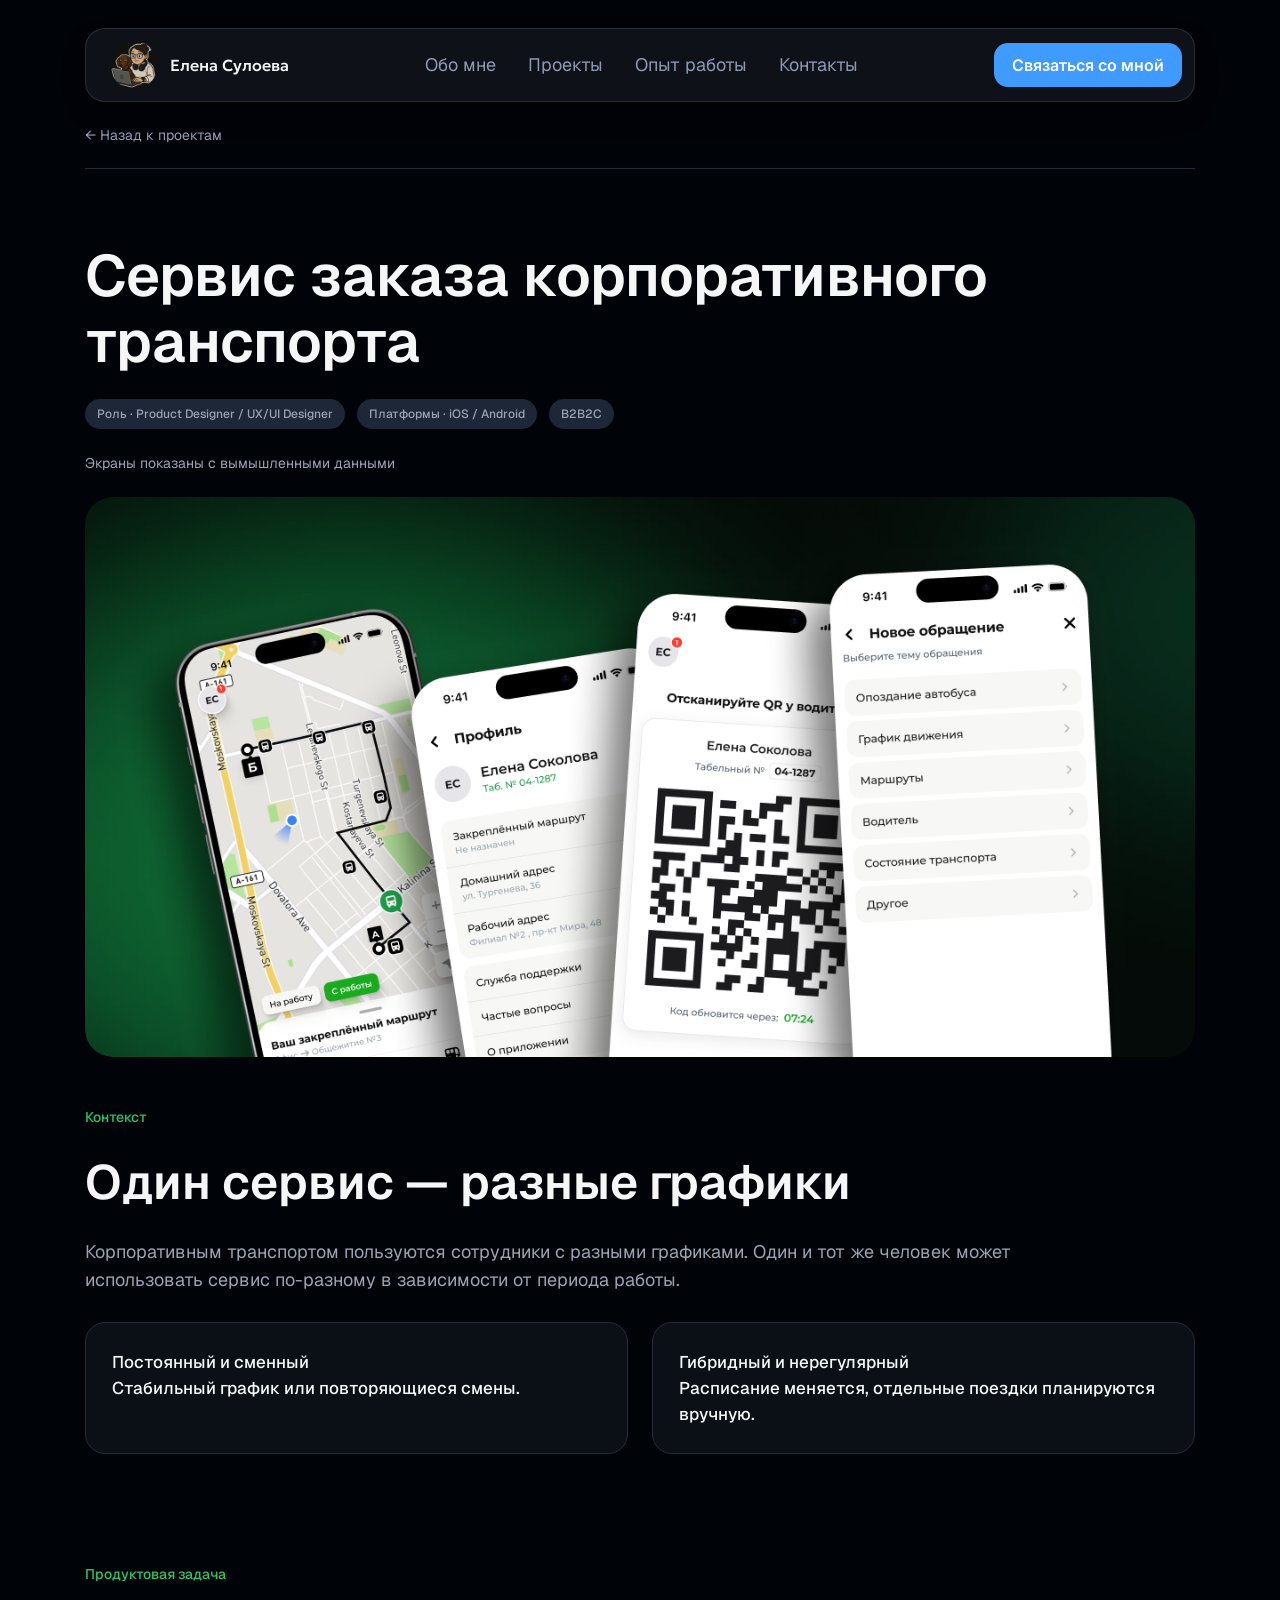
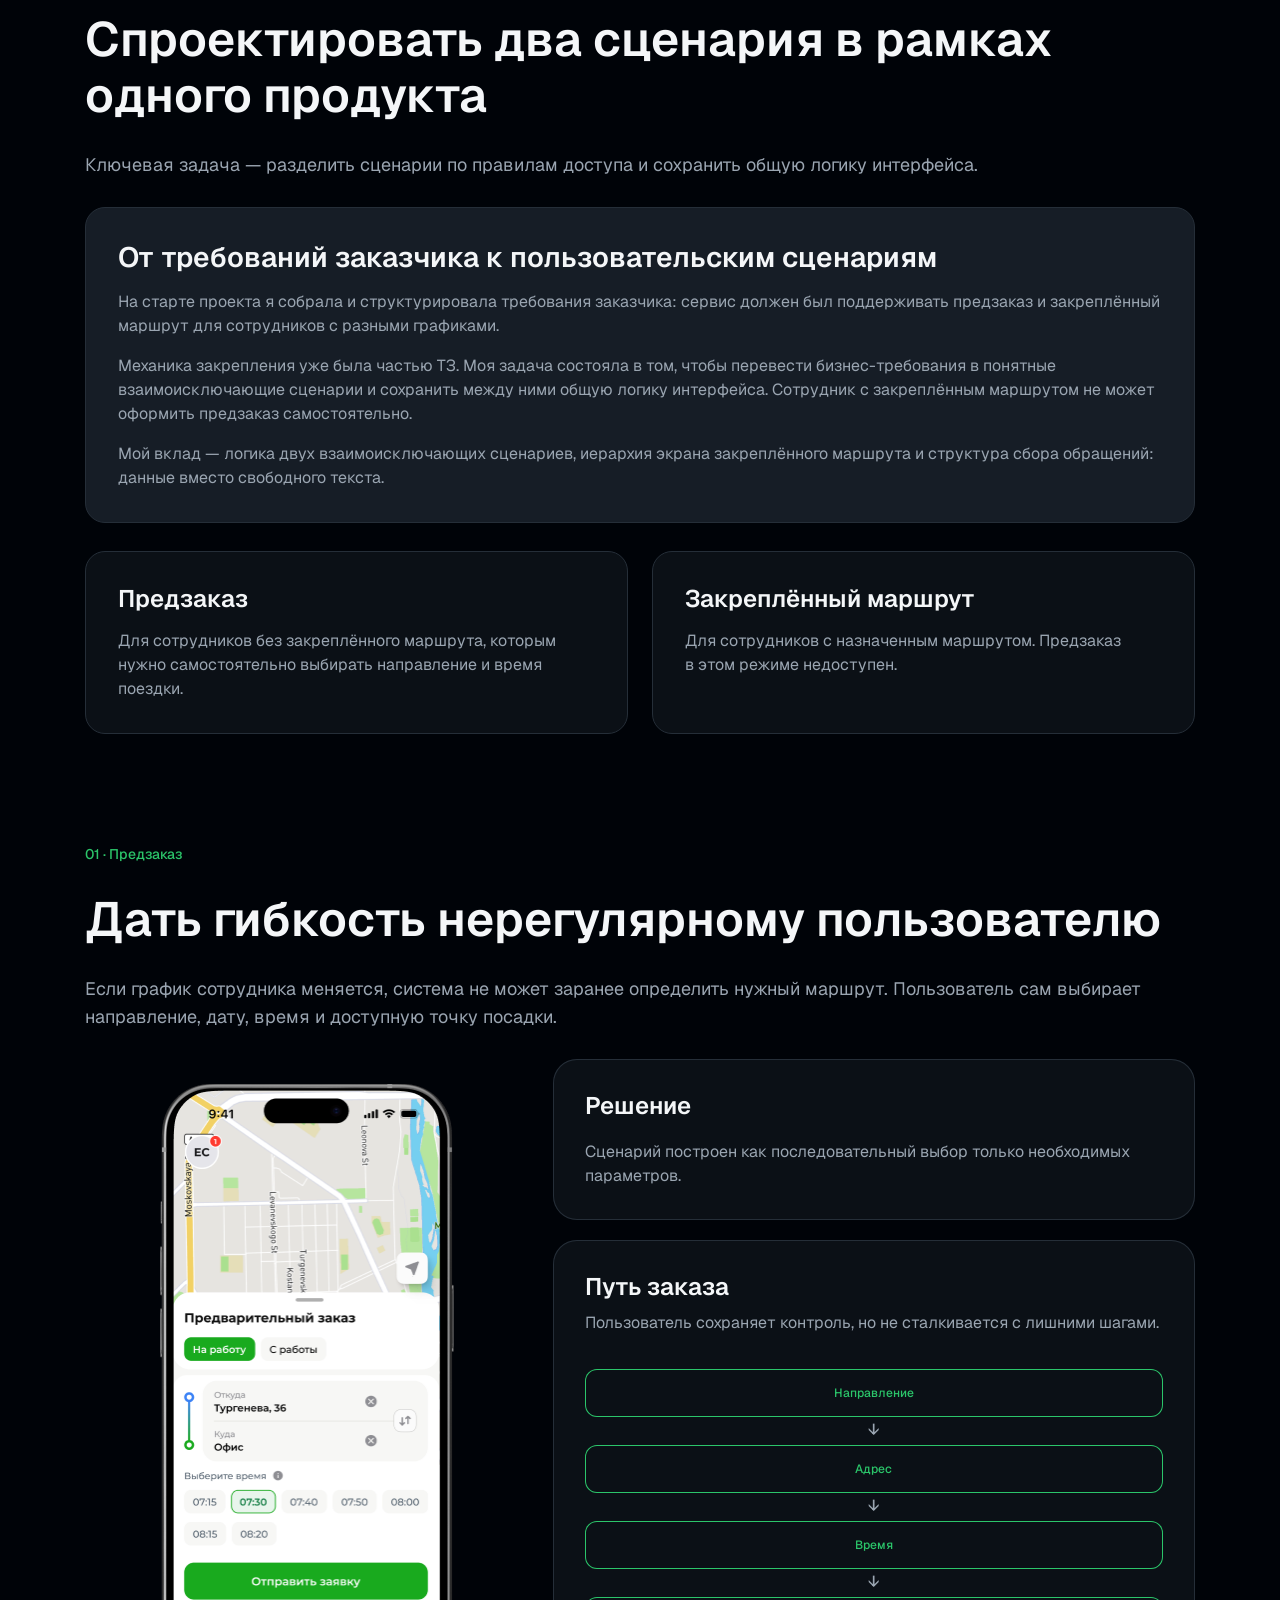
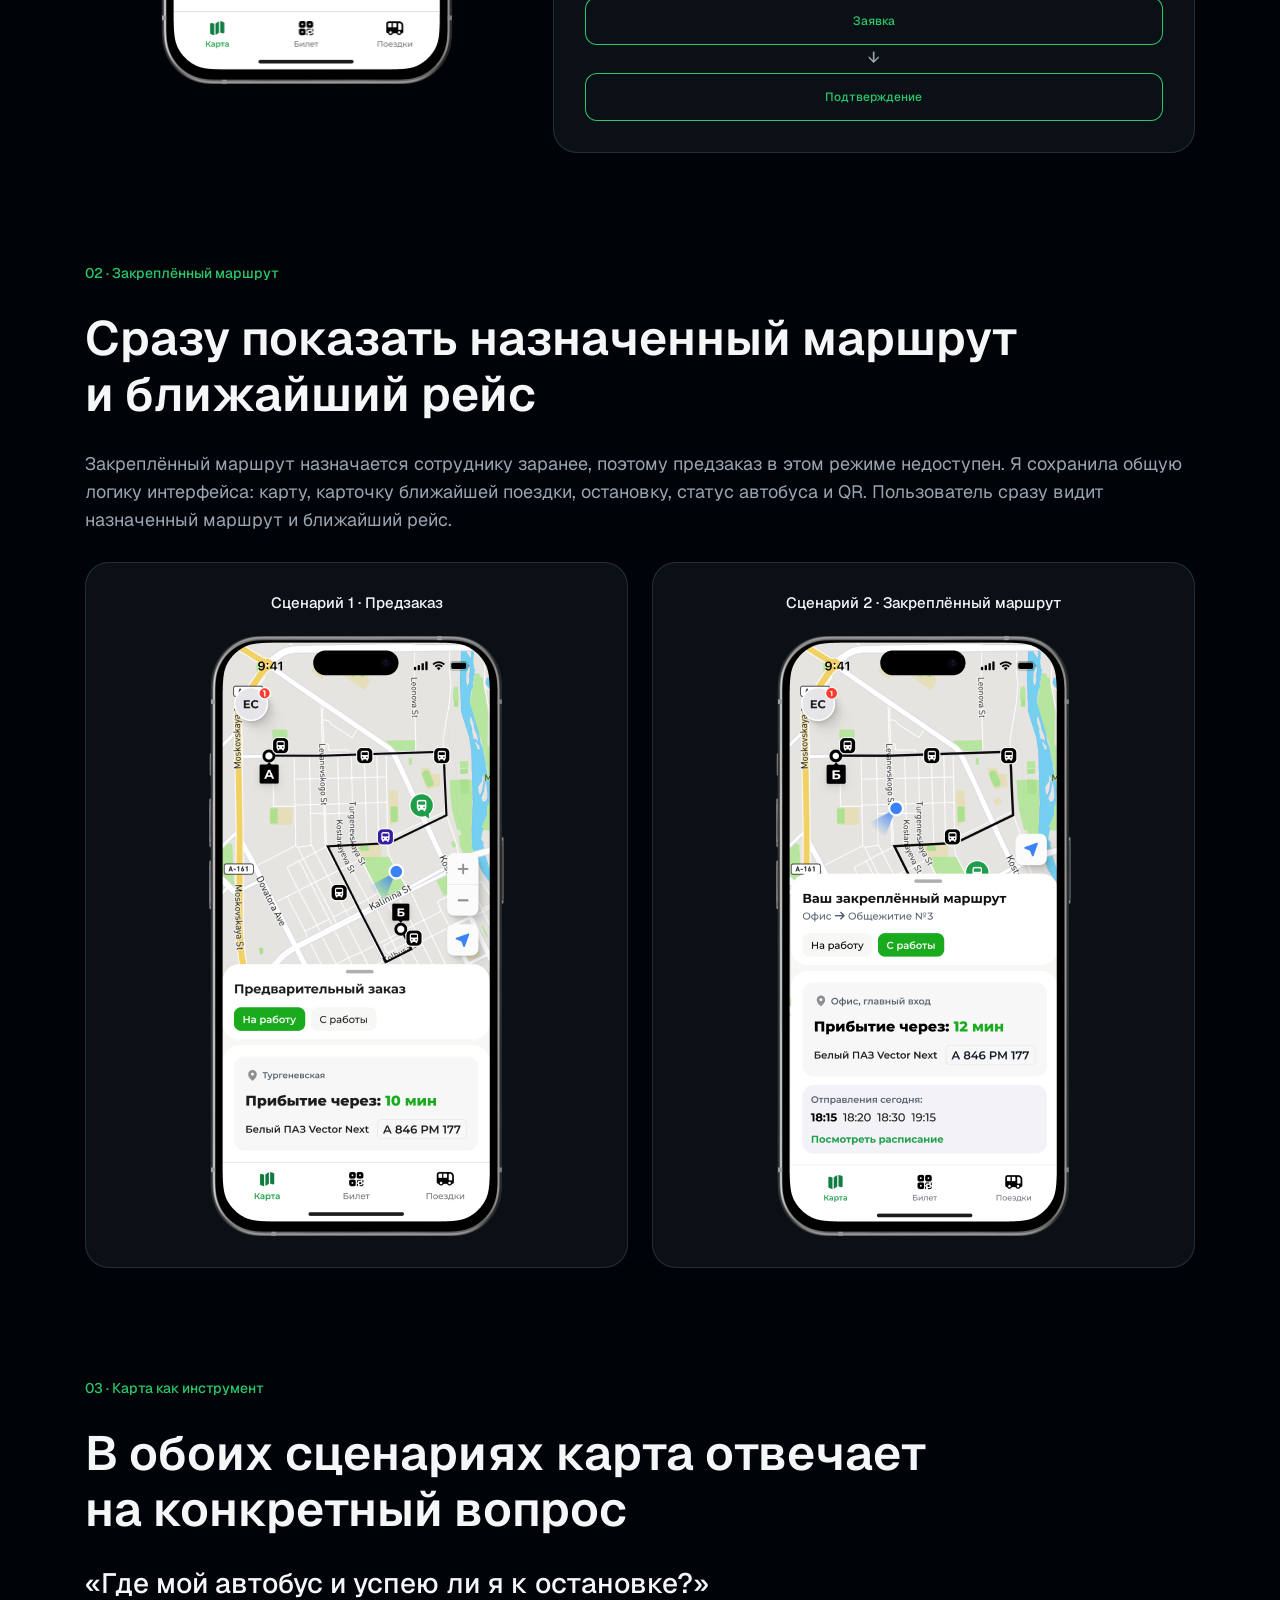
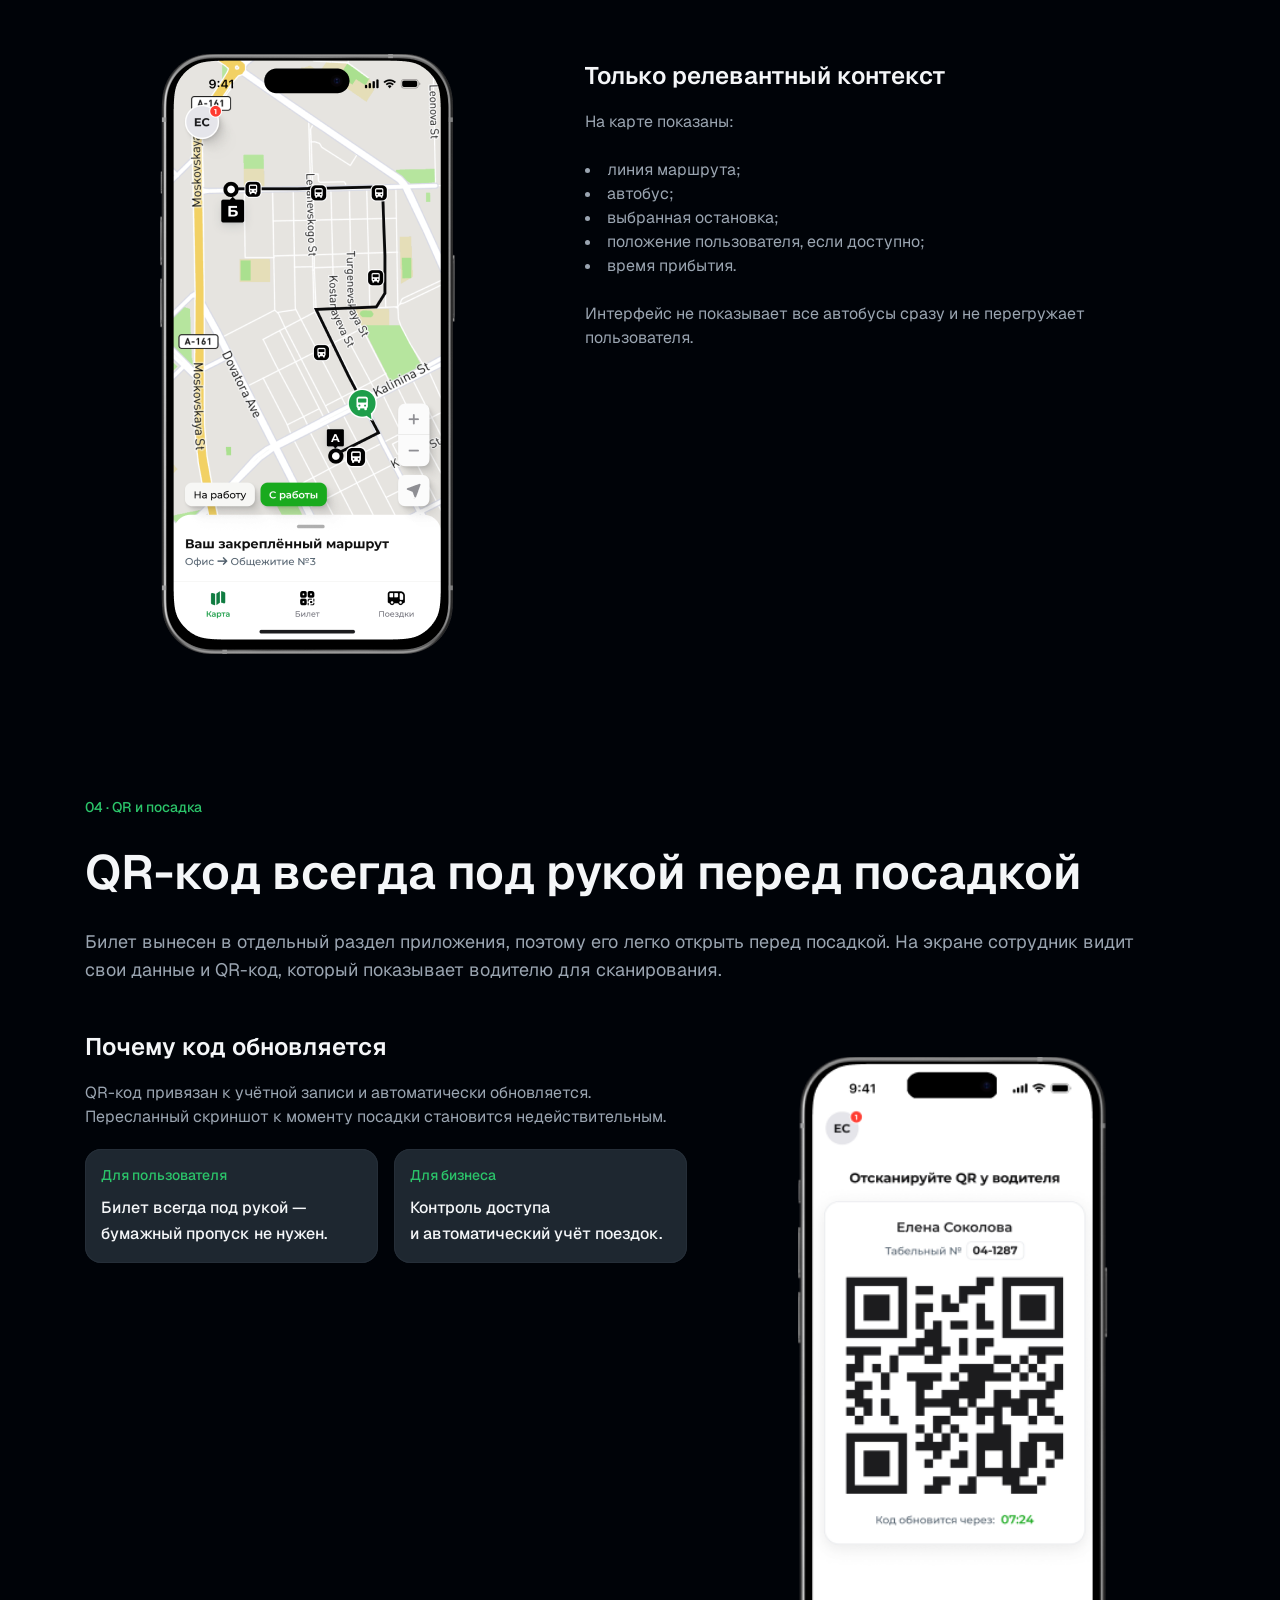
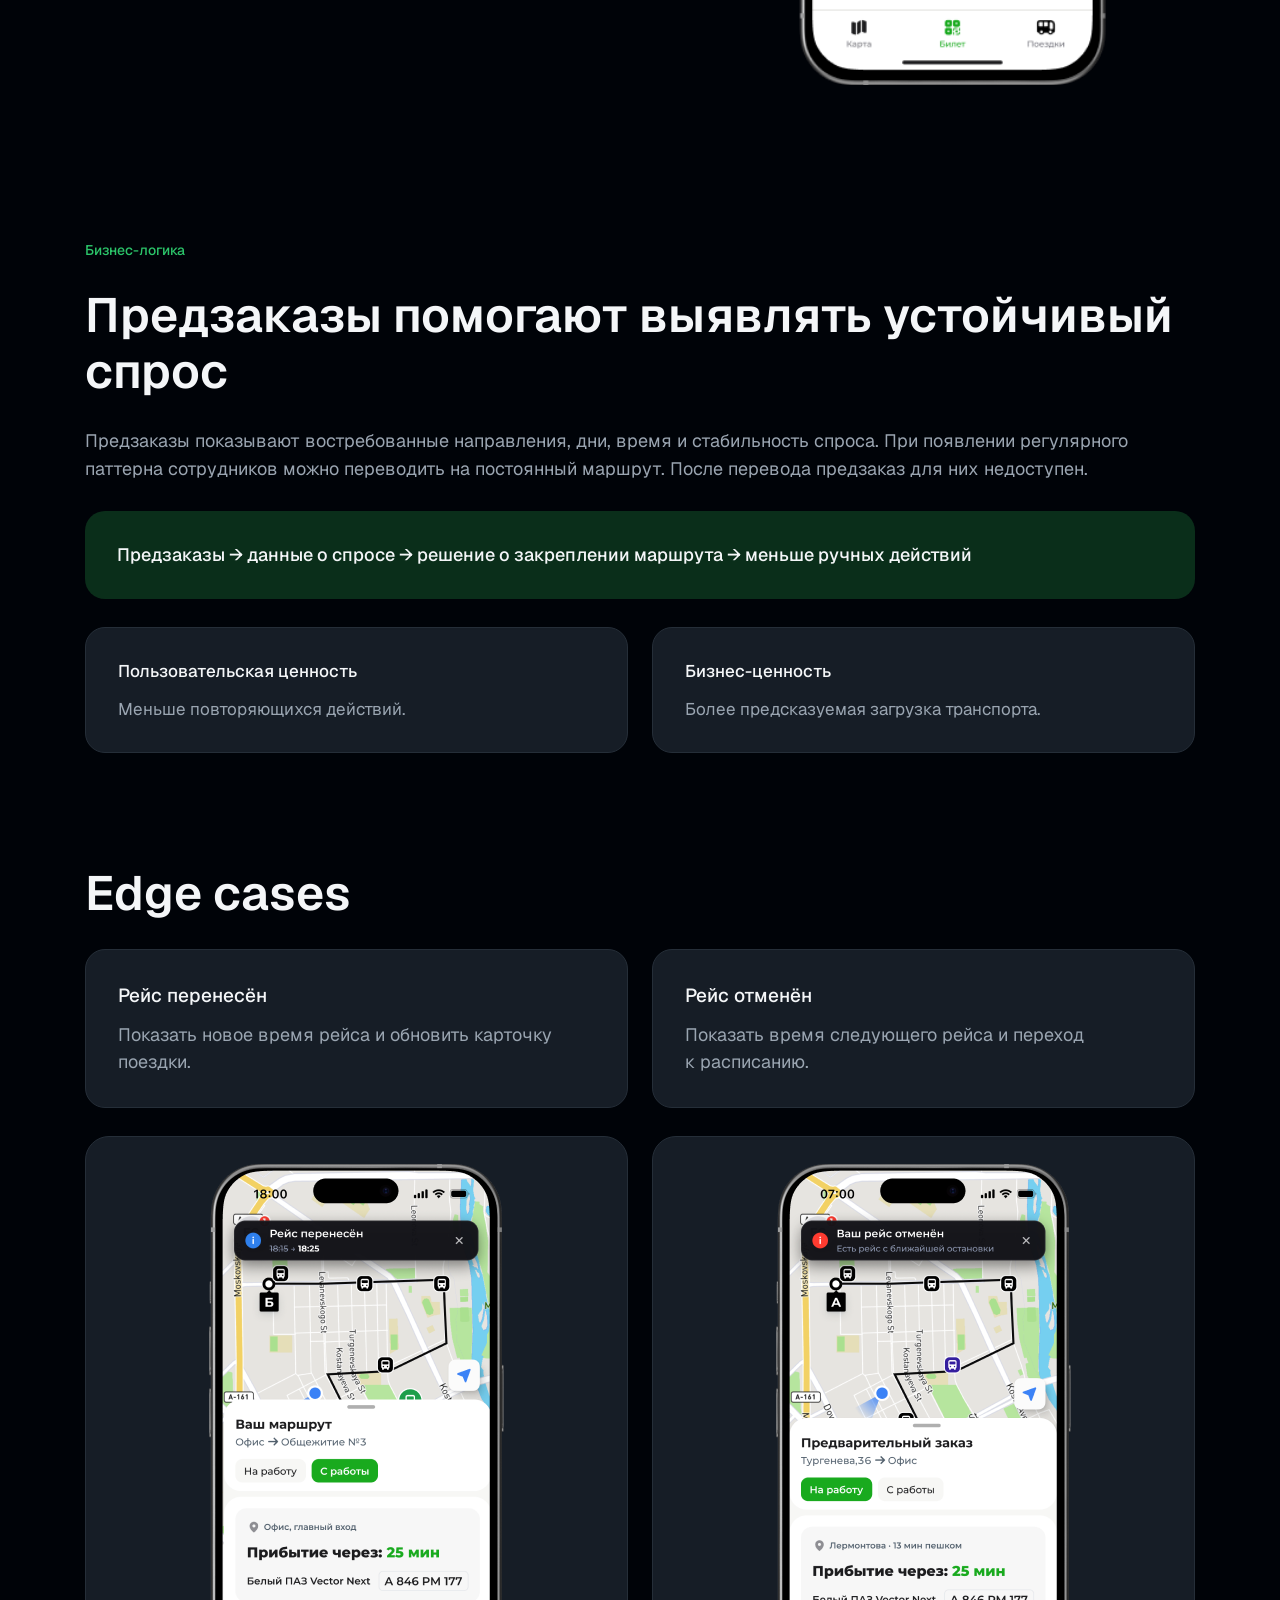
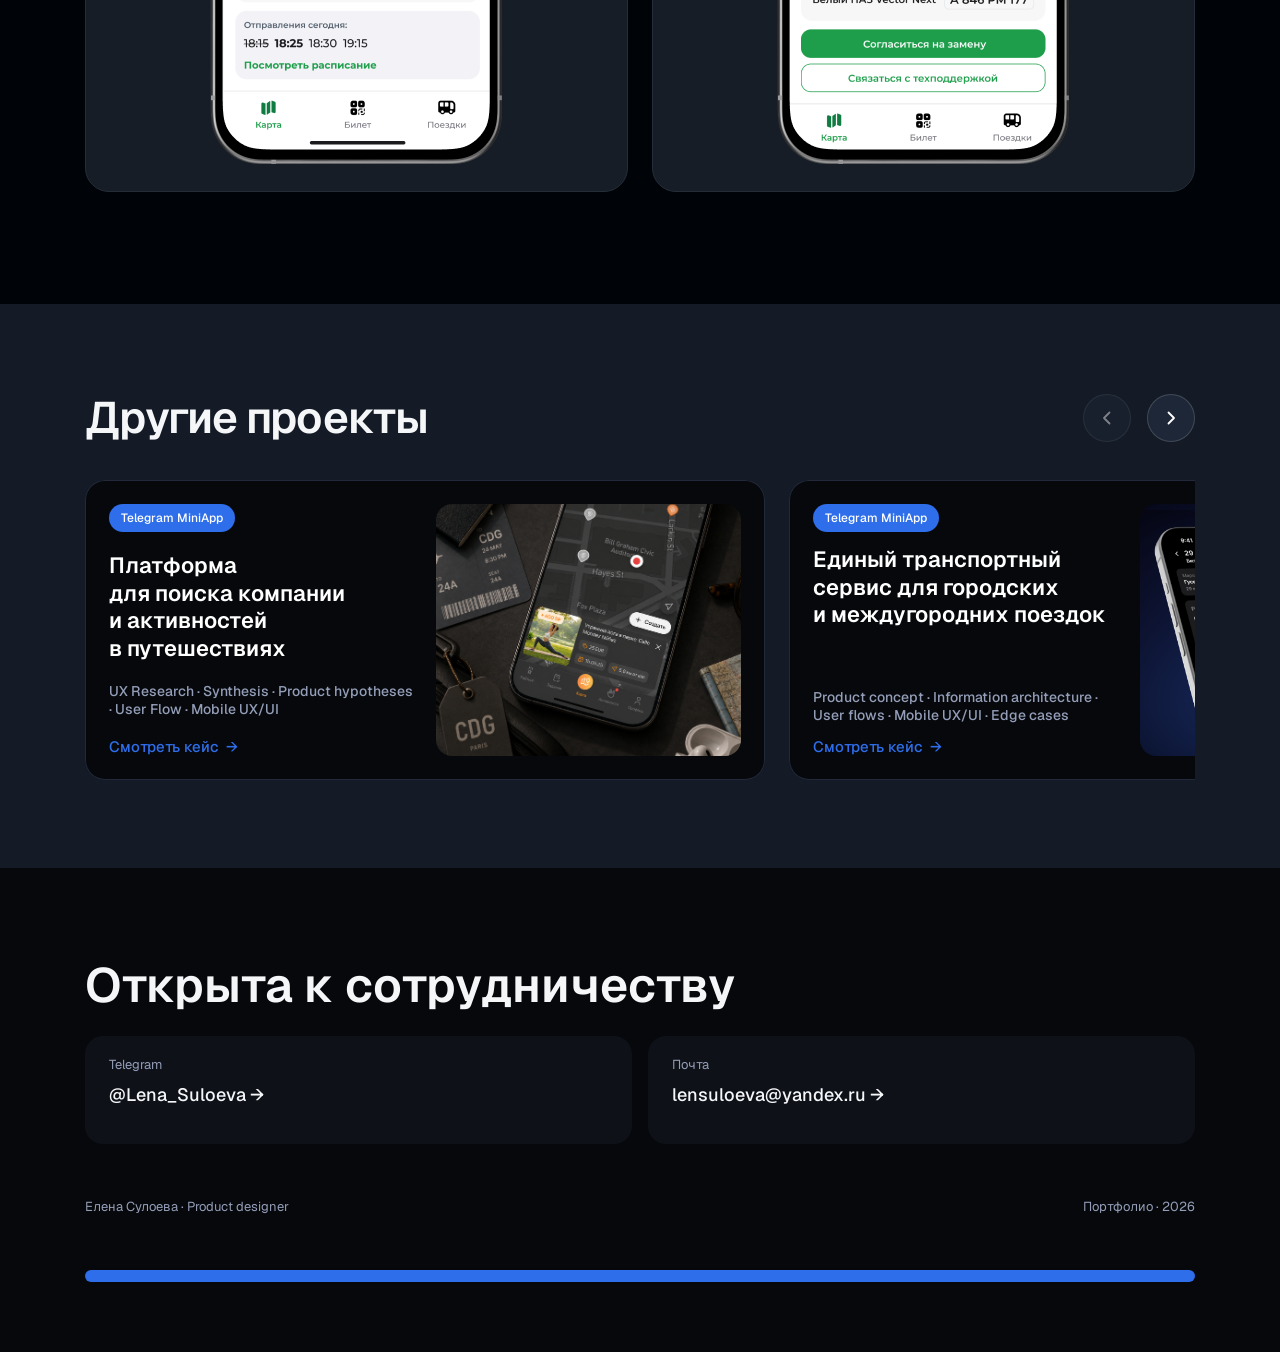
<file: site/corporate-transport.html>
<!doctype html>
<html lang="ru">
<head>
  <meta charset="utf-8">
  <meta name="viewport" content="width=device-width, initial-scale=1">
  <meta name="theme-color" content="#000308">
  <meta name="description" content="Кейс Елены Сулоевой: сервис заказа корпоративного транспорта. Предзаказ и закреплённый маршрут, карта, QR-билет и логика поездок.">
  <title>Корпоративный транспорт — Елена Сулоева</title>
  <link rel="icon" type="image/png" href="../pic/avatar.png">
  <link rel="stylesheet" href="./fonts.css">
  <link rel="stylesheet" href="./styles.css?v=308b3522d08c">
  <link rel="stylesheet" href="./case.css?v=f373c40229ff">
  <script src="./script.js?v=00da8aa6c56a" defer></script>
  <script src="./case.js" defer></script>
</head>
<body class="case-page">
  <a class="skip-link" href="#main">К содержимому</a>
  <div class="header-shell">
    <header class="header container">
      <a class="brand" href="./index.html" aria-label="Елена Сулоева — на главную">
        <img class="avatar" src="../pic/avatar.png" alt="" width="48" height="48">
        <span>Елена Сулоева</span>
      </a>
      <nav class="navigation" id="navigation" aria-label="Основная навигация"><div class="navigation-links">
        <a href="./index.html#about">Обо&nbsp;мне</a>
        <a href="./index.html#projects">Проекты</a>
        <a href="./index.html#experience">Опыт работы</a>
        <a href="#contacts">Контакты</a>
</div>        <button class="contact-button" type="button" data-contact-open aria-haspopup="dialog" aria-controls="contact-dialog" hidden>Связаться со&nbsp;мной</button>
      </nav>

      <button class="menu-button" type="button" aria-label="Открыть меню" aria-expanded="false" aria-controls="navigation" hidden>
        <img src="../pic/menu.png" alt="" width="44" height="44">
      </button>
    </header>
  </div>
  <div class="case-header">

    <div class="case-back container"><a href="./index.html#projects"><span aria-hidden="true">←</span> Назад к&nbsp;проектам</a></div>
  </div>
  <main id="main" tabindex="-1">
    <section class="case-hero container" aria-labelledby="case-title">
      <h1 id="case-title">Сервис заказа корпоративного транспорта</h1>
      <p class="case-hero-description">Как объединить регулярные и&nbsp;нерегулярные поездки сотрудников в&nbsp;одном продукте</p>
      <ul class="case-meta" aria-label="О проекте">
        <li>Роль · Product Designer / UX/UI Designer</li>
        <li>Платформы · iOS / Android</li>
        <li class="case-meta-desktop">B2B2C</li>
        <li class="case-meta-mobile">Внутренний продукт для&nbsp;крупного банка · NDA</li>
      </ul>
      <p class="case-data-note">Экраны показаны с&nbsp;вымышленными данными</p>
      <img class="case-showcase" src="../pic/corporate-case/hero.png" alt="Четыре экрана сервиса: карта маршрута, профиль сотрудника, QR-билет и обращение в поддержку" width="1248" height="630" fetchpriority="high" decoding="async">
    </section>

    <section class="case-section case-context container" aria-labelledby="context-title">
      <p class="case-eyebrow">Контекст</p>
      <h2 id="context-title">Один сервис — разные графики</h2>
      <p class="case-lead">Корпоративным транспортом пользуются сотрудники с&nbsp;разными графиками. Один и&nbsp;тот&nbsp;же человек может использовать сервис по-разному в&nbsp;зависимости от&nbsp;периода работы.</p>
      <div class="case-grid case-schedules">
        <article class="case-panel"><h3>Постоянный и&nbsp;сменный</h3><p>Стабильный график или повторяющиеся смены.</p></article>
        <article class="case-panel"><h3>Гибридный и&nbsp;нерегулярный</h3><p>Расписание меняется, отдельные поездки планируются вручную.</p></article>
      </div>
    </section>

    <section class="case-section container" aria-labelledby="task-title">
      <p class="case-eyebrow">Продуктовая задача</p>
      <h2 id="task-title">Спроектировать два сценария в&nbsp;рамках одного продукта</h2>
      <p class="case-lead">Ключевая задача — разделить сценарии по&nbsp;правилам доступа и&nbsp;сохранить общую логику интерфейса.</p>
      <article class="case-panel case-contribution">
        <h3>От&nbsp;требований заказчика к&nbsp;пользовательским сценариям</h3>
        <p>На&nbsp;старте проекта я собрала и&nbsp;структурировала требования заказчика: сервис должен был поддерживать предзаказ и&nbsp;закреплённый маршрут для&nbsp;сотрудников с&nbsp;разными графиками.</p>
        <p>Механика закрепления уже была частью ТЗ. Моя задача состояла в&nbsp;том, чтобы перевести бизнес-требования в&nbsp;понятные взаимоисключающие сценарии и&nbsp;сохранить между ними общую логику интерфейса. Сотрудник с&nbsp;закреплённым маршрутом не&nbsp;может оформить предзаказ самостоятельно.</p>
        <p>Мой вклад — логика двух взаимоисключающих сценариев, иерархия экрана закреплённого маршрута и&nbsp;структура сбора обращений: данные вместо свободного текста.</p>
      </article>
      <div class="case-grid case-modes">
        <article class="case-panel"><h3>Предзаказ</h3><p>Для&nbsp;сотрудников без&nbsp;закреплённого маршрута, которым нужно самостоятельно выбирать направление и&nbsp;время поездки.</p></article>
        <article class="case-panel"><h3>Закреплённый маршрут</h3><p>Для&nbsp;сотрудников с&nbsp;назначенным маршрутом. Предзаказ в&nbsp;этом режиме недоступен.</p></article>
      </div>
    </section>

    <section class="case-section container" aria-labelledby="preorder-title">
      <p class="case-eyebrow">01 · Предзаказ</p>
      <h2 id="preorder-title">Дать гибкость нерегулярному пользователю</h2>
      <p class="case-lead">Если график сотрудника меняется, система не&nbsp;может заранее определить нужный маршрут. Пользователь сам выбирает направление, дату, время и&nbsp;доступную точку посадки.</p>
      <div class="case-split case-preorder">
        <div class="case-screen-panel"><picture><source media="(min-width: 701px)" srcset="../pic/corporate-case/preorder-desktop.png"><img class="case-phone" src="../pic/corporate-case/preorder.png" alt="Предварительный заказ: выбор направления, адреса и времени поездки" width="295" height="600" loading="lazy" decoding="async"></picture></div>
        <div class="case-stack">
          <article class="case-panel"><h3>Решение</h3><p>Сценарий построен как последовательный выбор только необходимых параметров.</p></article>
          <article class="case-panel case-order"><h3>Путь заказа</h3><p>Пользователь сохраняет контроль, но&nbsp;не&nbsp;сталкивается с&nbsp;лишними шагами.</p>
            <ol class="case-steps" aria-label="Последовательность заказа">
              <li><span class="case-step-number">01 · </span>Направление</li><li><span class="case-step-number">02 · </span>Адрес</li><li><span class="case-step-number">03 · </span>Время</li><li><span class="case-step-mobile">04 · Подтверждение</span><span class="case-step-desktop">Заявка</span></li><li><span class="case-step-mobile">05 · Отправка заявки</span><span class="case-step-desktop">Подтверждение</span></li>
            </ol>
          </article>
        </div>
      </div>
    </section>

    <section class="case-section case-assigned-section container" aria-labelledby="assigned-title">
      <p class="case-eyebrow">02 · Закреплённый маршрут</p>
      <h2 id="assigned-title">Сразу показать назначенный маршрут и&nbsp;ближайший рейс</h2>
      <p class="case-lead">Закреплённый маршрут назначается сотруднику заранее, поэтому предзаказ в&nbsp;этом режиме недоступен. Я сохранила общую логику интерфейса: карту, карточку ближайшей поездки, остановку, статус автобуса и&nbsp;QR. Пользователь сразу видит назначенный маршрут и&nbsp;ближайший рейс.</p>
      <div class="case-comparison case-scenarios" tabindex="0" role="region" aria-label="Сравнение сценариев поездки. На узком экране прокручивается по горизонтали">
        <figure class="case-screen-panel"><figcaption>Сценарий 1 · Предзаказ</figcaption><picture><source media="(min-width: 701px)" srcset="../pic/corporate-case/scenario-preorder-desktop.png"><img class="case-phone" src="../pic/corporate-case/scenario-preorder.png" alt="Сценарий предзаказа: карта и карточка предварительной поездки" width="295" height="600" loading="lazy" decoding="async"></picture></figure>
        <figure class="case-screen-panel"><figcaption>Сценарий 2 · Закреплённый маршрут</figcaption><picture><source media="(min-width: 701px)" srcset="../pic/corporate-case/scenario-assigned-desktop.png"><img class="case-phone" src="../pic/corporate-case/scenario-assigned.png" alt="Назначенный маршрут сотрудника, ближайший рейс и время прибытия" width="295" height="600" loading="lazy" decoding="async"></picture></figure>
      </div>
    </section>

    <section class="case-section case-map-section container" aria-labelledby="map-title">
      <p class="case-eyebrow">03 · Карта как инструмент</p>
      <h2 id="map-title">В&nbsp;обоих сценариях карта отвечает на&nbsp;конкретный вопрос</h2>
      <p class="case-question">«Где мой автобус и&nbsp;успею&nbsp;ли я к&nbsp;остановке?»</p>
      <div class="case-split">
        <div class="case-screen-panel"><picture><source media="(min-width: 701px)" srcset="../pic/corporate-case/map-desktop.png"><img class="case-phone" src="../pic/corporate-case/map.png" alt="Карта закреплённого маршрута с автобусом, выбранной остановкой и временем прибытия" width="295" height="600" loading="lazy" decoding="async"></picture></div>
        <article class="case-explanation"><h3>Только релевантный контекст</h3><p>На&nbsp;карте показаны:</p>
          <ul class="case-bullets"><li>линия маршрута;</li><li>автобус;</li><li>выбранная остановка;</li><li>положение пользователя, если доступно;</li><li>время прибытия.</li></ul>
          <p>Интерфейс не&nbsp;показывает все автобусы сразу и&nbsp;не&nbsp;перегружает пользователя.</p>
        </article>
      </div>
    </section>

    <section class="case-section case-qr-section container" aria-labelledby="qr-title">
      <p class="case-eyebrow">04 · QR и&nbsp;посадка</p>
      <h2 id="qr-title">QR-код всегда под&nbsp;рукой перед посадкой</h2>
      <p class="case-lead">Билет вынесен в&nbsp;отдельный раздел приложения, поэтому его легко открыть перед посадкой. На&nbsp;экране сотрудник видит свои данные и&nbsp;QR-код, который показывает водителю для&nbsp;сканирования.</p>
      <div class="case-split case-qr">
        <article class="case-explanation"><h3>Почему код обновляется</h3><p>QR-код привязан к&nbsp;учётной записи и&nbsp;автоматически обновляется. Пересланный скриншот к&nbsp;моменту посадки становится недействительным.</p>
          <div class="case-grid case-qr-value">
            <div class="case-panel"><h4>Для&nbsp;пользователя</h4><p>Билет всегда под&nbsp;рукой — бумажный пропуск не&nbsp;нужен.</p></div>
            <div class="case-panel"><h4>Для&nbsp;бизнеса</h4><p>Контроль доступа и&nbsp;автоматический учёт поездок.</p></div>
          </div>
        </article>
        <div class="case-screen-panel"><picture><source media="(min-width: 701px)" srcset="../pic/corporate-case/qr-desktop.png"><img class="case-phone case-phone--qr" src="../pic/corporate-case/qr.png" alt="Обновляемый QR-билет сотрудника с таймером действия кода" width="261" height="532" loading="lazy" decoding="async"></picture></div>
      </div>
    </section>

    <section class="case-section container" aria-labelledby="business-title">
      <p class="case-eyebrow">Бизнес-логика</p>
      <h2 id="business-title">Предзаказы помогают выявлять устойчивый спрос</h2>
      <p class="case-lead">Предзаказы показывают востребованные направления, дни, время и&nbsp;стабильность спроса. При&nbsp;появлении регулярного паттерна сотрудников можно переводить на&nbsp;постоянный маршрут. После перевода предзаказ для&nbsp;них недоступен.</p>
      <p class="case-demand">Предзаказы → данные о&nbsp;спросе → решение о&nbsp;закреплении маршрута → меньше ручных действий</p>
      <div class="case-grid case-values">
        <article class="case-panel"><h3>Пользовательская ценность</h3><p>Меньше повторяющихся действий.</p></article>
        <article class="case-panel"><h3>Бизнес-ценность</h3><p>Более предсказуемая загрузка транспорта.</p></article>
      </div>
    </section>

    <section class="case-section case-edge container" aria-labelledby="edge-title">
      <h2 id="edge-title">Edge cases</h2>
      <div class="case-comparison case-states" tabindex="0" role="region" aria-label="Перенос и отмена рейса. На узком экране прокручивается по горизонтали">
        <article class="case-state"><div class="case-panel"><h3>Рейс перенесён</h3><p>Показать новое время рейса и&nbsp;обновить карточку поездки.</p></div><div class="case-screen-panel"><img class="case-phone" src="../pic/corporate-case/rescheduled.png" alt="Состояние перенесённого рейса: новое время и уведомление об изменении" width="295" height="600" loading="lazy" decoding="async"></div></article>
        <article class="case-state"><div class="case-panel"><h3>Рейс отменён</h3><p>Показать время следующего рейса и&nbsp;переход к&nbsp;расписанию.</p></div><div class="case-screen-panel"><img class="case-phone" src="../pic/corporate-case/cancelled.png" alt="Состояние отменённого рейса: предупреждение и кнопка перехода к расписанию" width="295" height="600" loading="lazy" decoding="async"></div></article>
      </div>
    </section>

    <section class="related-projects" aria-labelledby="related-title" data-carousel>
      <div class="related-heading container"><h2 id="related-title">Другие проекты</h2>
        <div class="carousel-controls" hidden>
          <button type="button" class="carousel-button" data-direction="-1" aria-label="Предыдущий проект" aria-controls="related-track" disabled><img src="../pic/chevron-left.svg" alt="" width="20" height="20"></button>
          <button type="button" class="carousel-button" data-direction="1" aria-label="Следующий проект" aria-controls="related-track"><img src="../pic/chevron-right.svg" alt="" width="20" height="20"></button>
        </div>
      </div>
      <div class="related-track" id="related-track" tabindex="0" role="region" aria-label="Другие проекты — прокручиваемый список">
        <article class="related-card related-card--soul">
          <div class="related-content"><span class="badge">Telegram MiniApp</span><h3>Платформа<br>для&nbsp;поиска компании<br>и&nbsp;активностей<br>в&nbsp;путешествиях</h3><p class="project-tags">UX Research · Synthesis · Product hypotheses · User Flow · Mobile UX/UI</p><a class="case-link" href="./soul.html" aria-label="Смотреть кейс Soul">Смотреть кейс <span aria-hidden="true">→</span></a></div>
          <img class="related-image" src="../pic/carousel-soul-v2.png" alt="Приложение для путешествий на телефоне рядом с посадочным талоном" width="305" height="252" loading="lazy" decoding="async">
        </article>
        <article class="related-card related-card--transport">
          <div class="related-content"><span class="badge">Telegram MiniApp</span><h3>Единый транспортный сервис для&nbsp;городских и&nbsp;междугородних поездок</h3><p class="project-tags">Product concept · Information architecture · User flows · Mobile UX/UI · Edge cases</p><a class="case-link" href="./transport-app.html" aria-label="Смотреть кейс единого транспортного сервиса">Смотреть кейс <span aria-hidden="true">→</span></a></div>
          <img class="related-image" src="../pic/carousel-transport-v2.png" alt="Превью единого транспортного сервиса" width="305" height="252" loading="lazy" decoding="async">
        </article>
        <article class="related-card related-card--cashier">
          <div class="related-content"><span class="badge">Web B2B</span><h3>АРМ Кассира</h3><p class="project-tags">Complex B2B flows · Payment scenarios · Edge cases · Web UI</p><a class="case-link" href="./cashier.html" aria-label="Смотреть кейс АРМ Кассира">Смотреть кейс <span aria-hidden="true">→</span></a></div>
          <img class="related-image" src="../pic/carousel-cashier-v2.png" alt="Превью автоматизированного рабочего места кассира" width="305" height="252" loading="lazy" decoding="async">
        </article>
      </div>
    </section>

    <section class="contacts" id="contacts" aria-labelledby="contacts-title">
      <div class="container"><h2 id="contacts-title">Открыта к&nbsp;сотрудничеству</h2>
        <div class="contact-cards">
          <a class="contact-card" href="https://t.me/Lena_Suloeva" target="_blank" rel="noopener noreferrer"><span>Telegram</span><strong>@Lena_Suloeva <span aria-hidden="true">→</span></strong></a>
          <a class="contact-card" href="mailto:lensuloeva@yandex.ru"><span>Почта</span><strong>lensuloeva@yandex.ru <span aria-hidden="true">→</span></strong></a>
        </div>
      </div>
    </section>
  </main>
  <footer class="footer"><div class="container"><div class="footer-meta"><p>Елена Сулоева · Product designer</p><p>Портфолио · 2026</p></div><div class="footer-line" aria-hidden="true"></div></div></footer>

  <dialog class="contact-dialog" id="contact-dialog" aria-labelledby="contact-dialog-title" aria-describedby="contact-dialog-description">
    <div class="contact-dialog-content">
      <h2 id="contact-dialog-title">Свяжитесь со&nbsp;мной</h2>
      <p id="contact-dialog-description">Расскажу о&nbsp;проектах подробнее и&nbsp;отвечу на&nbsp;вопросы</p>
      <div class="contact-dialog-links">
        <a href="https://t.me/Lena_Suloeva" target="_blank" rel="noopener noreferrer"><span>Telegram</span><strong><img src="../pic/telegram.svg" alt="" width="20" height="20">@Lena_Suloeva</strong></a>
        <a href="mailto:lensuloeva@yandex.ru"><span>Почта</span><strong><img src="../pic/email.svg" alt="" width="24" height="24">lensuloeva@yandex.ru</strong></a>
      </div>
      <button class="contact-dialog-close" type="button" aria-label="Закрыть окно связи" autofocus><img src="../pic/modal-close.svg" alt="" width="18" height="18"></button>
    </div>
  </dialog>
</body>
</html>
</file>
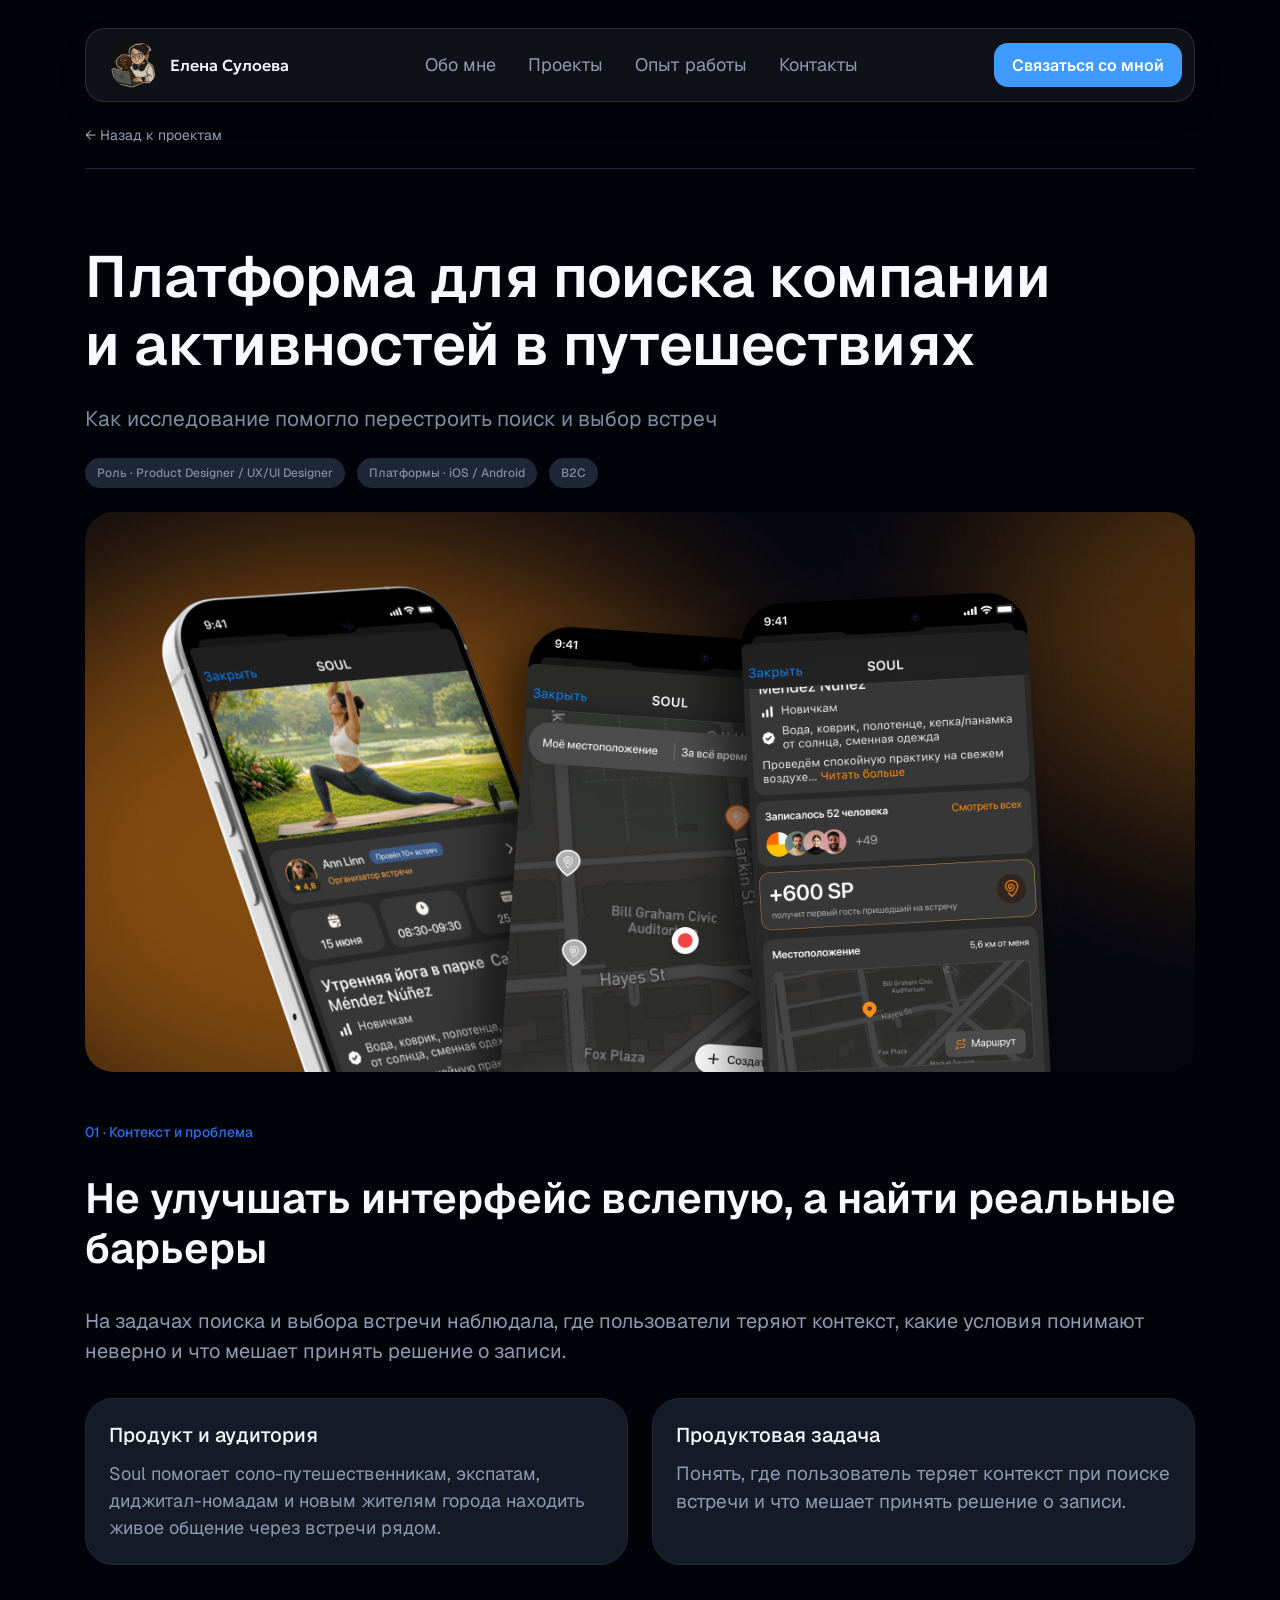
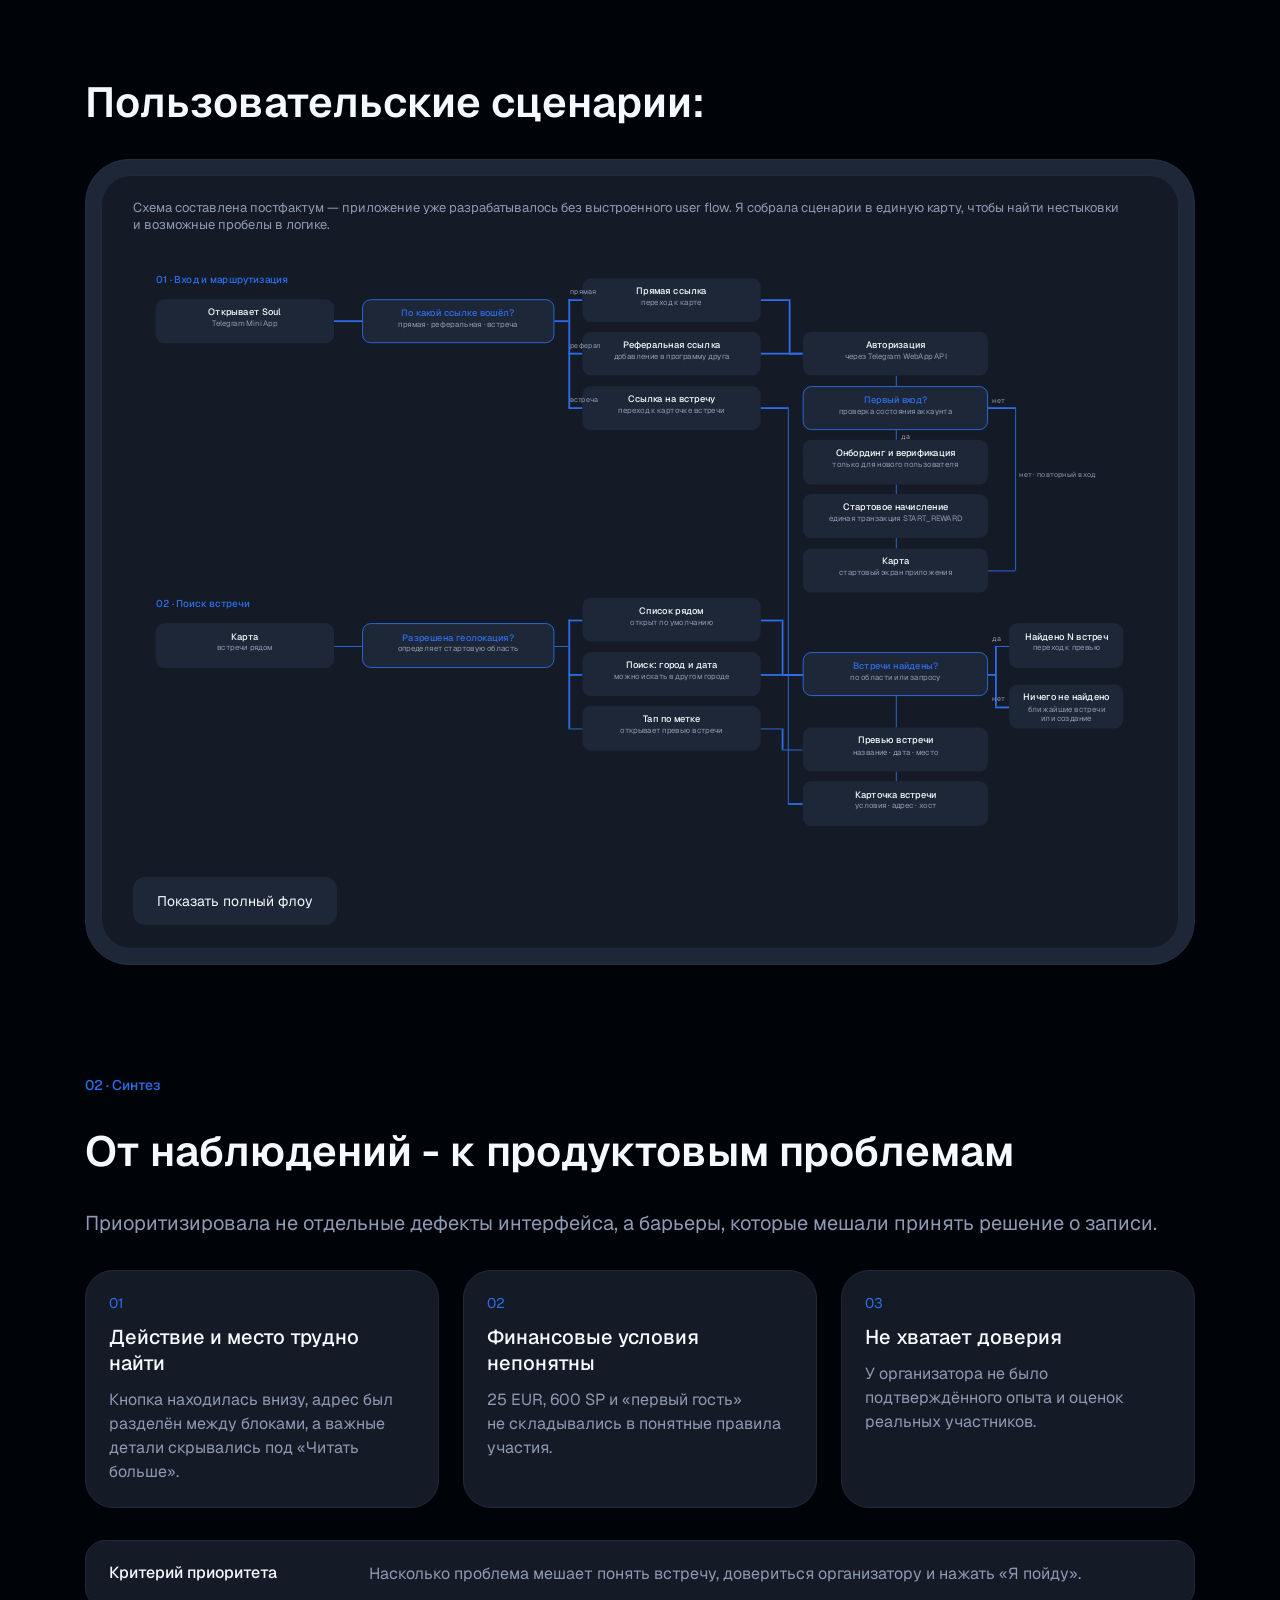
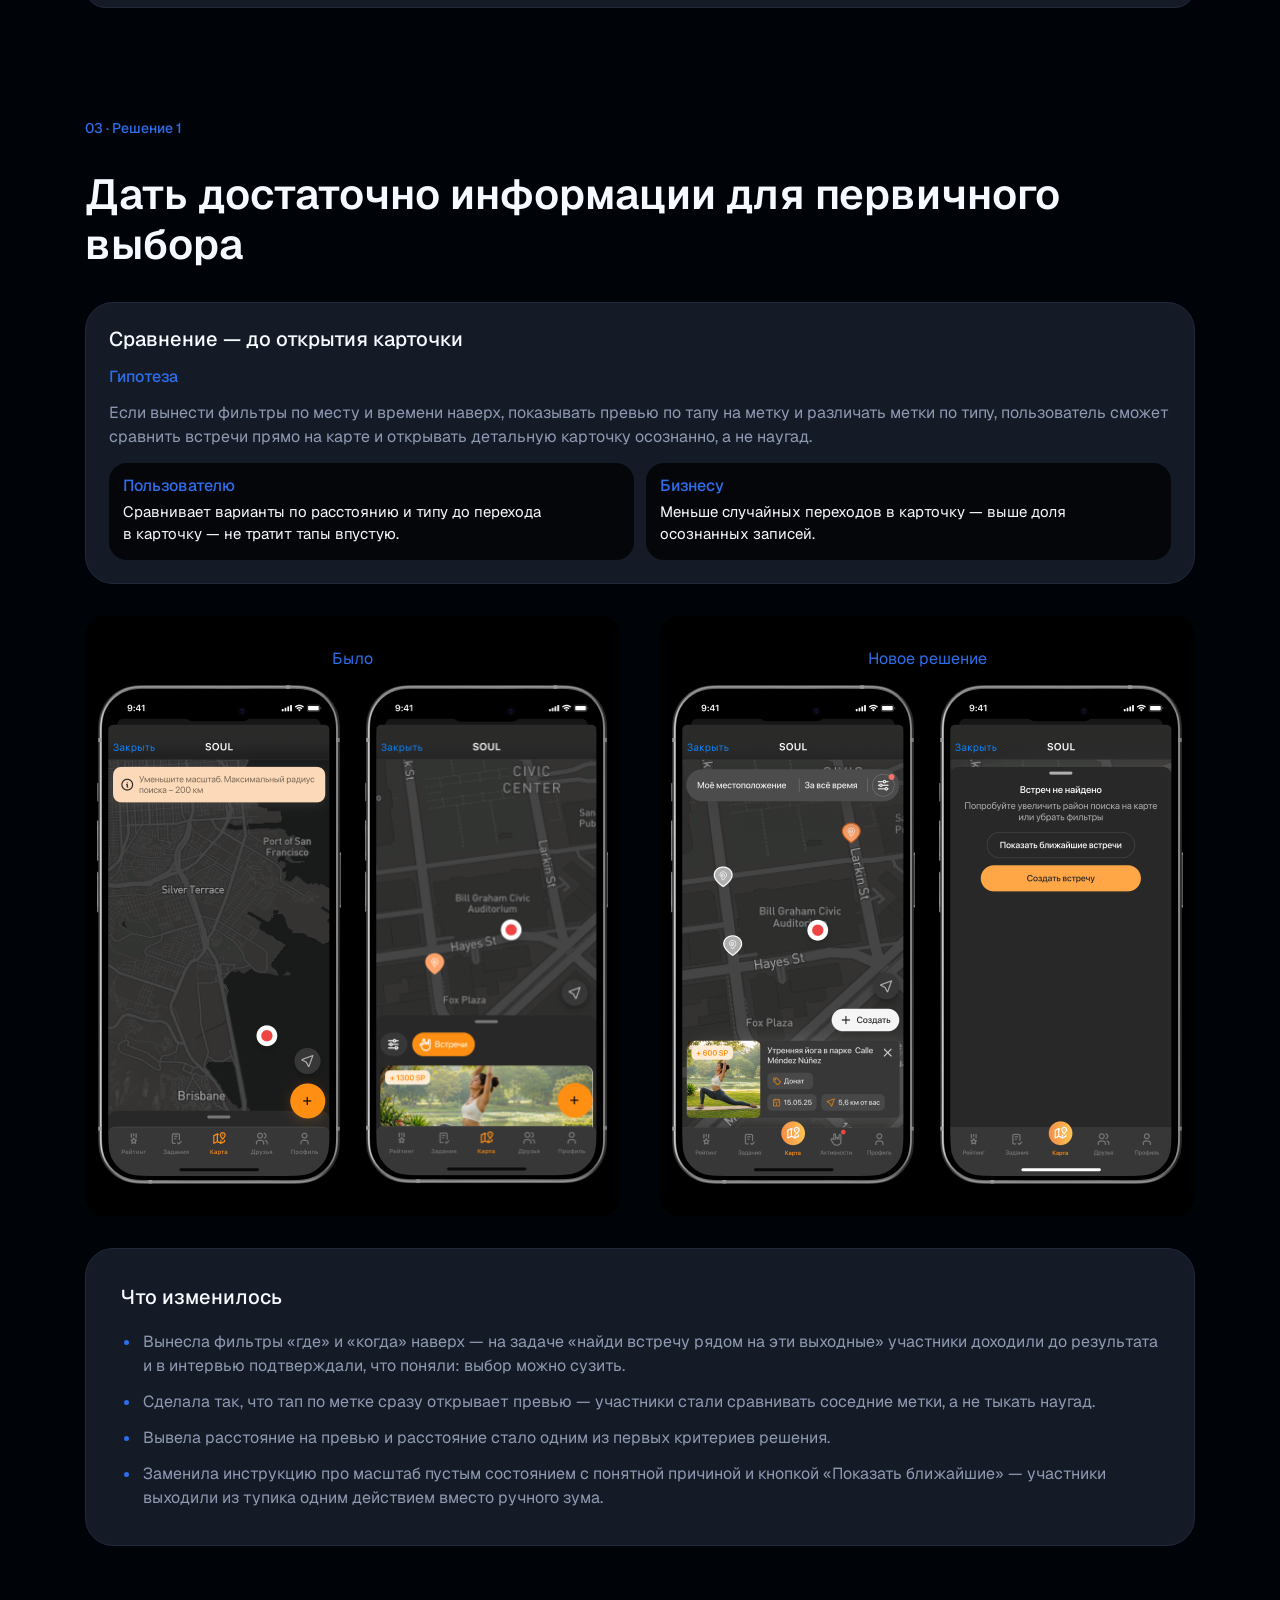
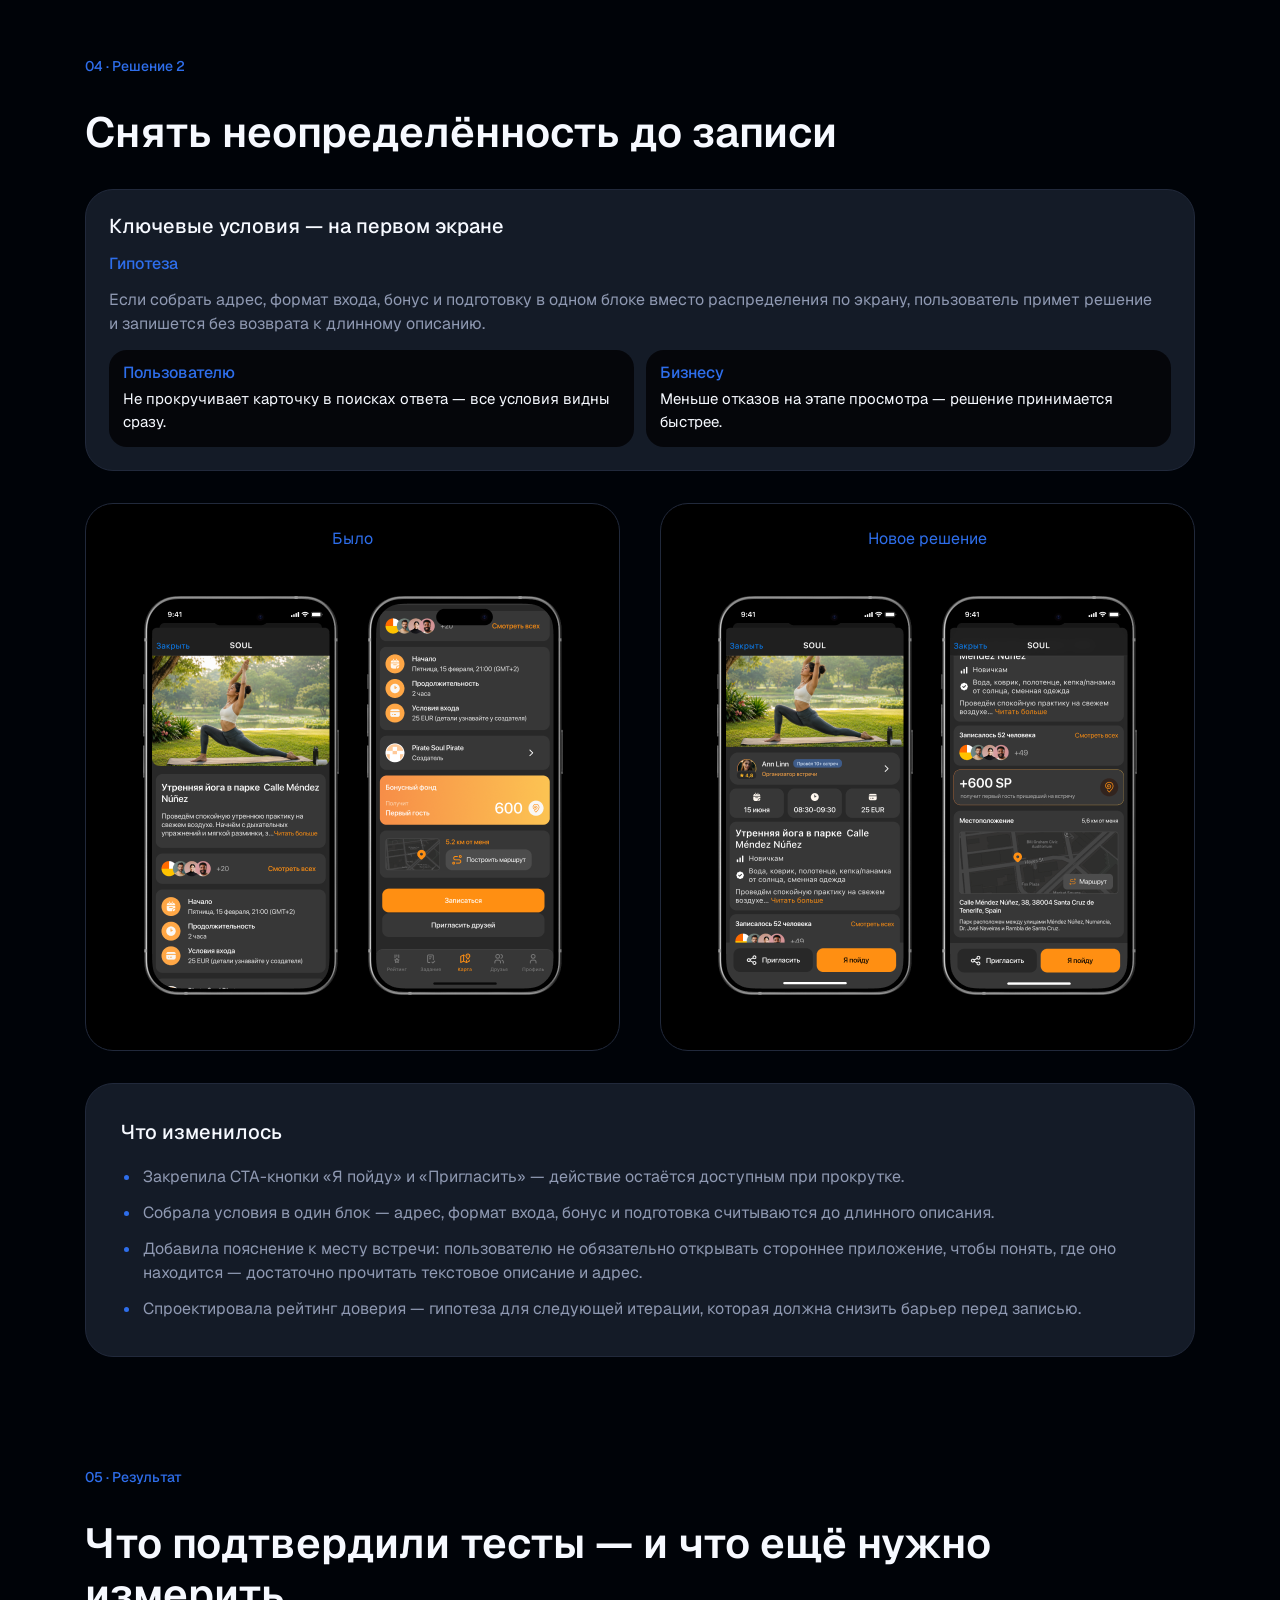
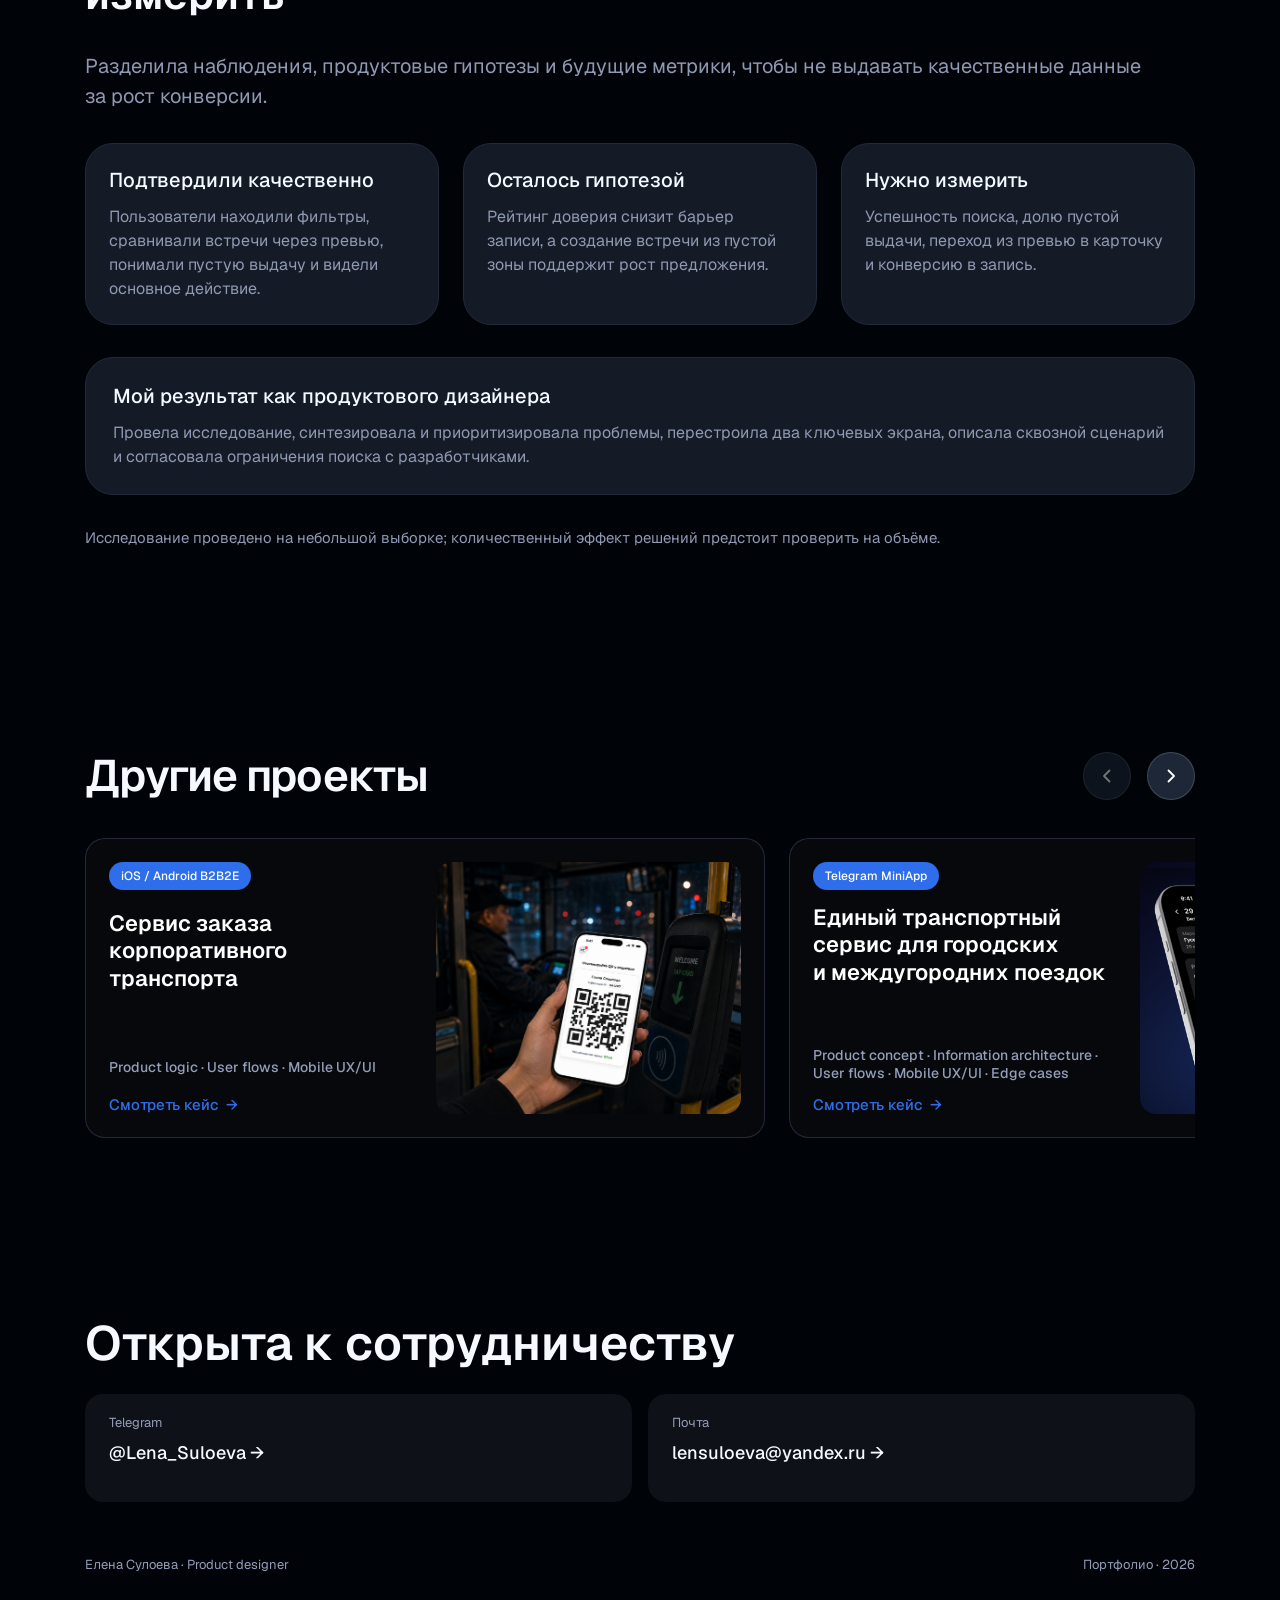
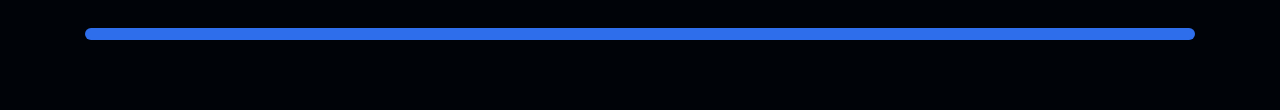
<file: site/soul.html>
<!doctype html>
<html lang="ru">
<head>
  <meta charset="utf-8">
  <meta name="viewport" content="width=device-width, initial-scale=1">
  <meta name="theme-color" content="#05060a">
  <meta name="description" content="Кейс Soul: исследование, пользовательские сценарии и переработка поиска и выбора встреч.">
  <title>Soul — Елена Сулоева</title>
  <link rel="icon" type="image/png" href="../pic/avatar.png">
  <link rel="stylesheet" href="./fonts.css">
  <link rel="stylesheet" href="./styles.css?v=308b3522d08c">
  <link rel="stylesheet" href="./case.css?v=f373c40229ff">
  <script src="./script.js?v=00da8aa6c56a" defer></script>
  <script src="./case.js" defer></script>
  <script src="./soul.js?v=2e19d4c38d73" defer></script>
  <link rel="stylesheet" href="./soul.css?v=bb5465070947">
</head>
<body class="case-page soul-page">
  <a class="skip-link" href="#main">К содержимому</a>
  <div class="header-shell">
    <header class="header container">
      <a class="brand" href="./index.html" aria-label="Елена Сулоева — на главную">
        <img class="avatar" src="../pic/avatar.png" alt="" width="48" height="48">
        <span>Елена Сулоева</span>
      </a>
      <nav class="navigation" id="navigation" aria-label="Основная навигация">
<div class="navigation-links">
        <a href="./index.html#about">Обо&nbsp;мне</a>
        <a href="./index.html#projects">Проекты</a>
        <a href="./index.html#experience">Опыт работы</a>
        <a href="#contacts">Контакты</a>
</div>        <button class="contact-button" type="button" data-contact-open aria-haspopup="dialog" aria-controls="contact-dialog" hidden>Связаться со&nbsp;мной</button>
      </nav>

      <button class="menu-button" type="button" aria-label="Открыть меню" aria-expanded="false" aria-controls="navigation" hidden>
        <img src="../pic/menu.png" alt="" width="44" height="44">
      </button>
    </header>
  </div>
  <div class="case-header">

    <div class="case-back container"><a href="./index.html#projects"><span aria-hidden="true">←</span> Назад к&nbsp;проектам</a></div>
  </div>
  <main id="main" tabindex="-1">
<section class="soul-hero container">
<h1 id="case-title">Платформа для&nbsp;поиска компании и&nbsp;активностей в&nbsp;путешествиях</h1>
<p class="soul-subtitle">Как исследование помогло перестроить поиск и&nbsp;выбор встреч</p>
<ul class="case-meta" aria-label="О проекте">
<li>Роль · Product Designer / UX/UI Designer</li>
<li>Платформы · iOS / Android</li>
<li>B2C</li></ul>
<picture class="soul-showcase"><source media="(max-width:700px)" srcset="../pic/soul-case/hero-mobile.png"><img src="../pic/soul-case/hero.png" alt="Экраны приложения Soul: карточка мероприятия, карта поиска и подробности встречи" width="1248" height="630" fetchpriority="high"></picture></section>
<section class="soul-section soul-context">
<div class="container soul-section-inner">
<p class="soul-eyebrow">01 · Контекст и&nbsp;проблема</p>
<h2 id="context-title">Не&nbsp;улучшать интерфейс вслепую, а&nbsp;найти реальные барьеры</h2>
<p class="soul-lead">На&nbsp;задачах поиска и&nbsp;выбора встречи наблюдала, где пользователи теряют контекст, какие условия понимают неверно и&nbsp;что мешает принять решение о&nbsp;записи.</p>
<div class="soul-grid soul-grid-two">
<article class="soul-panel">
<h3>Продукт и&nbsp;аудитория</h3>
<p>Soul помогает соло-путешественникам, экспатам, диджитал-номадам и&nbsp;новым жителям города находить живое общение через встречи рядом.</p></article>
<article class="soul-panel">
<h3>Продуктовая задача</h3>
<p>Понять, где пользователь теряет контекст при&nbsp;поиске встречи и&nbsp;что мешает принять решение о&nbsp;записи.</p></article></div></div></section>
<section class="soul-section soul-flow">
<div class="container soul-section-inner">
<h2><span class="soul-desktop-title">Пользовательские сценарии:</span><span class="soul-mobile-title">Ключевые пользовательские пути</span></h2>
<div class="soul-flow-desktop">
<div class="soul-flow-surface">
<p class="soul-flow-note">Схема составлена постфактум — приложение уже разрабатывалось без&nbsp;выстроенного user flow. Я собрала сценарии в&nbsp;единую карту, чтобы найти нестыковки и&nbsp;возможные пробелы в&nbsp;логике.</p>
<div id="soul-full-flow" class="soul-diagram-viewport">
<div class="soul-diagram">
<div style="left:974.09px;top:347.66px;width:30.795px;height:1.621px;background:#2e6eeb;line-height:normal;position:absolute" aria-hidden="true"></div>
<div style="left:1004.89px;top:162.08px;width:1.621px;height:185.58px;background:#2e6eeb;line-height:normal;position:absolute" aria-hidden="true"></div>
<div style="left:974.09px;top:162.08px;width:30.795px;height:1.621px;background:#2e6eeb;line-height:normal;position:absolute" aria-hidden="true"></div>
<div style="left:354.14px;top:1324.18px;width:1.621px;height:19.449px;background:#2e6eeb;line-height:normal;position:absolute" aria-hidden="true"></div>
<div style="left:123.18px;top:1324.18px;width:1.621px;height:19.449px;background:#2e6eeb;line-height:normal;position:absolute" aria-hidden="true"></div>
<div style="left:925.47px;top:1368.75px;width:32.416px;height:1.621px;background:#2e6eeb;line-height:normal;position:absolute" aria-hidden="true"></div>
<div style="left:824.17px;top:1324.18px;width:1.621px;height:19.449px;background:#2e6eeb;line-height:normal;position:absolute" aria-hidden="true"></div>
<div style="left:589.16px;top:1324.18px;width:1.621px;height:19.449px;background:#2e6eeb;line-height:normal;position:absolute" aria-hidden="true"></div>
<div style="left:925.47px;top:1299.06px;width:32.416px;height:1.621px;background:#2e6eeb;line-height:normal;position:absolute" aria-hidden="true"></div>
<div style="left:690.46px;top:1299.06px;width:32.416px;height:1.621px;background:#2e6eeb;line-height:normal;position:absolute" aria-hidden="true"></div>
<div style="left:455.44px;top:1299.06px;width:32.416px;height:1.621px;background:#2e6eeb;line-height:normal;position:absolute" aria-hidden="true"></div>
<div style="left:220.43px;top:1299.06px;width:32.416px;height:1.621px;background:#2e6eeb;line-height:normal;position:absolute" aria-hidden="true"></div>
<div style="left:945.73px;top:1134.55px;width:1.621px;height:19.449px;background:#2e6eeb;line-height:normal;position:absolute" aria-hidden="true"></div>
<div style="left:706.66px;top:1134.55px;width:1.621px;height:19.449px;background:#2e6eeb;line-height:normal;position:absolute" aria-hidden="true"></div>
<div style="left:812.01px;top:1109.43px;width:32.416px;height:1.621px;background:#2e6eeb;line-height:normal;position:absolute" aria-hidden="true"></div>
<div style="left:706.66px;top:1064.86px;width:1.621px;height:19.449px;background:#2e6eeb;line-height:normal;position:absolute" aria-hidden="true"></div>
<div style="left:812.01px;top:1039.73px;width:32.416px;height:1.621px;background:#2e6eeb;line-height:normal;position:absolute" aria-hidden="true"></div>
<div style="left:945.73px;top:995.16px;width:1.621px;height:19.449px;background:#2e6eeb;line-height:normal;position:absolute" aria-hidden="true"></div>
<div style="left:706.66px;top:995.16px;width:1.621px;height:19.449px;background:#2e6eeb;line-height:normal;position:absolute" aria-hidden="true"></div>
<div style="left:812.01px;top:970.04px;width:32.416px;height:1.621px;background:#2e6eeb;line-height:normal;position:absolute" aria-hidden="true"></div>
<div style="left:228.53px;top:1109.43px;width:24.312px;height:1.621px;background:#2e6eeb;line-height:normal;position:absolute" aria-hidden="true"></div>
<div style="left:354.14px;top:1064.86px;width:1.621px;height:44.572px;background:#2e6eeb;line-height:normal;position:absolute" aria-hidden="true"></div>
<div style="left:354.14px;top:995.16px;width:1.621px;height:19.449px;background:#2e6eeb;line-height:normal;position:absolute" aria-hidden="true"></div>
<div style="left:228.53px;top:1039.73px;width:24.312px;height:1.621px;background:#2e6eeb;line-height:normal;position:absolute" aria-hidden="true"></div>
<div style="left:127.23px;top:995.16px;width:1.621px;height:19.449px;background:#2e6eeb;line-height:normal;position:absolute" aria-hidden="true"></div>
<div style="left:228.53px;top:970.04px;width:24.312px;height:1.621px;background:#2e6eeb;line-height:normal;position:absolute" aria-hidden="true"></div>
<div style="left:1042.98px;top:743.94px;width:1.621px;height:19.449px;background:#2e6eeb;line-height:normal;position:absolute" aria-hidden="true"></div>
<div style="left:824.17px;top:813.63px;width:1.621px;height:19.449px;background:#2e6eeb;line-height:normal;position:absolute" aria-hidden="true"></div>
<div style="left:824.17px;top:743.94px;width:1.621px;height:19.449px;background:#2e6eeb;line-height:normal;position:absolute" aria-hidden="true"></div>
<div style="left:589.16px;top:743.94px;width:1.621px;height:89.143px;background:#2e6eeb;line-height:normal;position:absolute" aria-hidden="true"></div>
<div style="left:455.44px;top:788.51px;width:32.416px;height:1.621px;background:#2e6eeb;line-height:normal;position:absolute" aria-hidden="true"></div>
<div style="left:354.14px;top:743.94px;width:1.621px;height:19.449px;background:#2e6eeb;line-height:normal;position:absolute" aria-hidden="true"></div>
<div style="left:925.47px;top:718.82px;width:32.416px;height:1.621px;background:#2e6eeb;line-height:normal;position:absolute" aria-hidden="true"></div>
<div style="left:690.46px;top:718.82px;width:32.416px;height:1.621px;background:#2e6eeb;line-height:normal;position:absolute" aria-hidden="true"></div>
<div style="left:455.44px;top:718.82px;width:32.416px;height:1.621px;background:#2e6eeb;line-height:normal;position:absolute" aria-hidden="true"></div>
<div style="left:220.43px;top:718.82px;width:32.416px;height:1.621px;background:#2e6eeb;line-height:normal;position:absolute" aria-hidden="true"></div>
<div style="left:868.74px;top:577px;width:1.621px;height:11.346px;background:#2e6eeb;line-height:normal;position:absolute" aria-hidden="true"></div>
<div style="left:868.74px;top:491.1px;width:1.621px;height:35.657px;background:#2e6eeb;line-height:normal;position:absolute" aria-hidden="true"></div>
<div style="left:982.2px;top:503.25px;width:16.208px;height:1.621px;background:#2e6eeb;line-height:normal;position:absolute" aria-hidden="true"></div>
<div style="left:982.2px;top:433.56px;width:16.208px;height:1.621px;background:#2e6eeb;line-height:normal;position:absolute" aria-hidden="true"></div>
<div style="left:982.2px;top:433.56px;width:1.621px;height:69.694px;background:#2e6eeb;line-height:normal;position:absolute" aria-hidden="true"></div>
<div style="left:974.09px;top:465.98px;width:8.104px;height:1.621px;background:#2e6eeb;line-height:normal;position:absolute" aria-hidden="true"></div>
<div style="left:739.08px;top:551.88px;width:24.312px;height:1.621px;background:#2e6eeb;line-height:normal;position:absolute" aria-hidden="true"></div>
<div style="left:739.08px;top:527.57px;width:1.621px;height:24.312px;background:#2e6eeb;line-height:normal;position:absolute" aria-hidden="true"></div>
<div style="left:714.77px;top:527.57px;width:24.312px;height:1.621px;background:#2e6eeb;line-height:normal;position:absolute" aria-hidden="true"></div>
<div style="left:714.77px;top:465.98px;width:48.624px;height:1.621px;background:#2e6eeb;line-height:normal;position:absolute" aria-hidden="true"></div>
<div style="left:739.08px;top:465.98px;width:24.312px;height:1.621px;background:#2e6eeb;line-height:normal;position:absolute" aria-hidden="true"></div>
<div style="left:739.08px;top:404.39px;width:1.621px;height:61.59px;background:#2e6eeb;line-height:normal;position:absolute" aria-hidden="true"></div>
<div style="left:714.77px;top:404.39px;width:24.312px;height:1.621px;background:#2e6eeb;line-height:normal;position:absolute" aria-hidden="true"></div>
<div style="left:495.96px;top:527.57px;width:16.208px;height:1.621px;background:#2e6eeb;line-height:normal;position:absolute" aria-hidden="true"></div>
<div style="left:495.96px;top:465.98px;width:16.208px;height:1.621px;background:#2e6eeb;line-height:normal;position:absolute" aria-hidden="true"></div>
<div style="left:495.96px;top:404.39px;width:16.208px;height:1.621px;background:#2e6eeb;line-height:normal;position:absolute" aria-hidden="true"></div>
<div style="left:495.96px;top:404.39px;width:1.621px;height:123.18px;background:#2e6eeb;line-height:normal;position:absolute" aria-hidden="true"></div>
<div style="left:479.75px;top:433.56px;width:16.208px;height:1.621px;background:#2e6eeb;line-height:normal;position:absolute" aria-hidden="true"></div>
<div style="left:228.53px;top:433.56px;width:32.416px;height:1.621px;background:#2e6eeb;line-height:normal;position:absolute" aria-hidden="true"></div>
<div style="left:745.56px;top:613.47px;width:17.829px;height:1.621px;background:#2e6eeb;line-height:normal;position:absolute" aria-hidden="true"></div>
<div style="left:745.56px;top:162.08px;width:1.621px;height:451.389px;background:#2e6eeb;line-height:normal;position:absolute" aria-hidden="true"></div>
<div style="left:714.77px;top:162.08px;width:30.795px;height:1.621px;background:#2e6eeb;line-height:normal;position:absolute" aria-hidden="true"></div>
<div style="left:868.74px;top:311.19px;width:1.621px;height:11.346px;background:#2e6eeb;line-height:normal;position:absolute" aria-hidden="true"></div>
<div style="left:868.74px;top:249.6px;width:1.621px;height:11.346px;background:#2e6eeb;line-height:normal;position:absolute" aria-hidden="true"></div>
<div style="left:868.74px;top:188.01px;width:1.621px;height:11.346px;background:#2e6eeb;line-height:normal;position:absolute" aria-hidden="true"></div>
<div style="left:868.74px;top:126.42px;width:1.621px;height:11.346px;background:#2e6eeb;line-height:normal;position:absolute" aria-hidden="true"></div>
<div style="left:747.18px;top:100.49px;width:16.208px;height:1.621px;background:#2e6eeb;line-height:normal;position:absolute" aria-hidden="true"></div>
<div style="left:714.77px;top:100.49px;width:48.624px;height:1.621px;background:#2e6eeb;line-height:normal;position:absolute" aria-hidden="true"></div>
<div style="left:747.18px;top:38.9px;width:1.621px;height:61.59px;background:#2e6eeb;line-height:normal;position:absolute" aria-hidden="true"></div>
<div style="left:714.77px;top:38.9px;width:32.416px;height:1.621px;background:#2e6eeb;line-height:normal;position:absolute" aria-hidden="true"></div>
<div style="left:495.96px;top:162.08px;width:16.208px;height:1.621px;background:#2e6eeb;line-height:normal;position:absolute" aria-hidden="true"></div>
<div style="left:495.96px;top:100.49px;width:16.208px;height:1.621px;background:#2e6eeb;line-height:normal;position:absolute" aria-hidden="true"></div>
<div style="left:495.96px;top:38.9px;width:16.208px;height:1.621px;background:#2e6eeb;line-height:normal;position:absolute" aria-hidden="true"></div>
<div style="left:495.96px;top:38.9px;width:1.621px;height:123.99px;background:#2e6eeb;line-height:normal;position:absolute" aria-hidden="true"></div>
<div style="left:479.75px;top:63.21px;width:16.208px;height:1.621px;background:#2e6eeb;line-height:normal;position:absolute" aria-hidden="true"></div>
<div style="left:228.53px;top:63.21px;width:32.416px;height:1.621px;background:#2e6eeb;line-height:normal;position:absolute" aria-hidden="true"></div>
<p style="left:25.93px;top:9.72px;width:486.236px;height:16.208px;color:#2e6eeb;font-size:11.346px;line-height:normal;font-weight:500;position:absolute">01 · Вход и&nbsp;маршрутизация</p>
<div style="left:25.93px;top:38.9px;width:202.598px;height:50.244px;gap:1.621px;border-radius:9.725px;padding-top:7.294px;padding-bottom:6.483px;padding-inline:12.966px;background:#1d2737;line-height:normal;position:absolute;display:flex;flex-direction:column;text-align:center">
<p style="color:#f6f9ff;font-size:10.535px;line-height:normal;font-weight:500;width:100%">Открывает Soul</p>
<p style="color:#8f99b2;font-size:8.914px;line-height:11.346px;width:100%">Telegram Mini App</p></div>
<div style="left:260.95px;top:38.9px;width:218.806px;height:50.244px;gap:1.621px;border-radius:9.725px;padding-top:7.294px;padding-bottom:6.483px;padding-inline:12.966px;background:#1d2737;border-color:#2e6eeb;line-height:normal;position:absolute;display:flex;flex-direction:column;text-align:center;border:1.216px solid #2e6eeb">
<p style="color:#2e6eeb;font-size:10.535px;line-height:normal;font-weight:500;width:100%">По&nbsp;какой ссылке вошёл?</p>
<p style="color:#8f99b2;font-size:8.914px;line-height:11.346px;width:100%">прямая · реферальная · встреча</p></div>
<div style="left:512.17px;top:14.59px;width:202.598px;height:50.244px;gap:1.621px;border-radius:9.725px;padding-top:7.294px;padding-bottom:6.483px;padding-inline:12.966px;background:#1d2737;line-height:normal;position:absolute;display:flex;flex-direction:column;text-align:center">
<p style="color:#f6f9ff;font-size:10.535px;line-height:normal;font-weight:500;width:100%">Прямая ссылка</p>
<p style="color:#8f99b2;font-size:8.914px;line-height:11.346px;width:100%">переход к&nbsp;карте</p></div>
<div style="left:512.17px;top:76.18px;width:202.598px;height:50.244px;gap:1.621px;border-radius:9.725px;padding-top:7.294px;padding-bottom:6.483px;padding-inline:12.966px;background:#1d2737;line-height:normal;position:absolute;display:flex;flex-direction:column;text-align:center">
<p style="color:#f6f9ff;font-size:10.535px;line-height:normal;font-weight:500;width:100%">Реферальная ссылка</p>
<p style="color:#8f99b2;font-size:8.914px;line-height:11.346px;width:100%">добавление в&nbsp;программу друга</p></div>
<div style="left:512.17px;top:137.77px;width:202.598px;height:50.244px;gap:1.621px;border-radius:9.725px;padding-top:7.294px;padding-bottom:6.483px;padding-inline:12.966px;background:#1d2737;line-height:normal;position:absolute;display:flex;flex-direction:column;text-align:center">
<p style="color:#f6f9ff;font-size:10.535px;line-height:normal;font-weight:500;width:100%">Ссылка на&nbsp;встречу</p>
<p style="color:#8f99b2;font-size:8.914px;line-height:11.346px;width:100%">переход к&nbsp;карточке встречи</p></div>
<div style="left:763.39px;top:76.18px;width:210.702px;height:50.244px;gap:1.621px;border-radius:9.725px;padding-top:7.294px;padding-bottom:6.483px;padding-inline:12.966px;background:#1d2737;line-height:normal;position:absolute;display:flex;flex-direction:column;text-align:center">
<p style="color:#f6f9ff;font-size:10.535px;line-height:normal;font-weight:500;width:100%">Авторизация</p>
<p style="color:#8f99b2;font-size:8.914px;line-height:11.346px;width:100%">через Telegram WebApp API</p></div>
<div style="left:763.39px;top:137.77px;width:210.702px;height:50.244px;gap:1.621px;border-radius:9.725px;padding-top:7.294px;padding-bottom:6.483px;padding-inline:12.966px;background:#1d2737;border-color:#2e6eeb;line-height:normal;position:absolute;display:flex;flex-direction:column;text-align:center;border:1.216px solid #2e6eeb">
<p style="color:#2e6eeb;font-size:10.535px;line-height:normal;font-weight:500;width:100%">Первый вход?</p>
<p style="color:#8f99b2;font-size:8.914px;line-height:11.346px;width:100%">проверка состояния аккаунта</p></div>
<div style="left:763.39px;top:199.36px;width:210.702px;height:50.244px;gap:1.621px;border-radius:9.725px;padding-top:7.294px;padding-bottom:6.483px;padding-inline:12.966px;background:#1d2737;line-height:normal;position:absolute;display:flex;flex-direction:column;text-align:center">
<p style="color:#f6f9ff;font-size:10.535px;line-height:normal;font-weight:500;width:100%">Онбординг и&nbsp;верификация</p>
<p style="color:#8f99b2;font-size:8.914px;line-height:11.346px;width:100%">только для&nbsp;нового пользователя</p></div>
<div style="left:763.39px;top:260.95px;width:210.702px;height:50.244px;gap:1.621px;border-radius:9.725px;padding-top:7.294px;padding-bottom:6.483px;padding-inline:12.966px;background:#1d2737;line-height:normal;position:absolute;display:flex;flex-direction:column;text-align:center">
<p style="color:#f6f9ff;font-size:10.535px;line-height:normal;font-weight:500;width:100%">Стартовое начисление</p>
<p style="color:#8f99b2;font-size:8.914px;line-height:11.346px;width:100%">единая транзакция START_REWARD</p></div>
<div style="left:763.39px;top:322.54px;width:210.702px;height:50.244px;gap:1.621px;border-radius:9.725px;padding-top:7.294px;padding-bottom:6.483px;padding-inline:12.966px;background:#1d2737;line-height:normal;position:absolute;display:flex;flex-direction:column;text-align:center">
<p style="color:#f6f9ff;font-size:10.535px;line-height:normal;font-weight:500;width:100%">Карта</p>
<p style="color:#8f99b2;font-size:8.914px;line-height:11.346px;width:100%">стартовый экран приложения</p></div>
<p style="left:25.93px;top:379.26px;width:486.236px;height:16.208px;color:#2e6eeb;font-size:11.346px;line-height:normal;font-weight:500;position:absolute">02 · Поиск встречи</p>
<div style="left:25.93px;top:408.44px;width:202.598px;height:50.244px;gap:1.621px;border-radius:9.725px;padding-top:7.294px;padding-bottom:6.483px;padding-inline:12.966px;background:#1d2737;line-height:normal;position:absolute;display:flex;flex-direction:column;text-align:center">
<p style="color:#f6f9ff;font-size:10.535px;line-height:normal;font-weight:500;width:100%">Карта</p>
<p style="color:#8f99b2;font-size:8.914px;line-height:11.346px;width:100%">встречи рядом</p></div>
<div style="left:260.95px;top:408.44px;width:218.806px;height:50.244px;gap:1.621px;border-radius:9.725px;padding-top:7.294px;padding-bottom:6.483px;padding-inline:12.966px;background:#1d2737;border-color:#2e6eeb;line-height:normal;position:absolute;display:flex;flex-direction:column;text-align:center;border:1.216px solid #2e6eeb">
<p style="color:#2e6eeb;font-size:10.535px;line-height:normal;font-weight:500;width:100%">Разрешена геолокация?</p>
<p style="color:#8f99b2;font-size:8.914px;line-height:11.346px;width:100%">определяет стартовую область</p></div>
<div style="left:512.17px;top:379.26px;width:202.598px;height:50.244px;gap:1.621px;border-radius:9.725px;padding-top:7.294px;padding-bottom:6.483px;padding-inline:12.966px;background:#1d2737;line-height:normal;position:absolute;display:flex;flex-direction:column;text-align:center">
<p style="color:#f6f9ff;font-size:10.535px;line-height:normal;font-weight:500;width:100%">Список рядом</p>
<p style="color:#8f99b2;font-size:8.914px;line-height:11.346px;width:100%">открыт по&nbsp;умолчанию</p></div>
<div style="left:512.17px;top:440.85px;width:202.598px;height:50.244px;gap:1.621px;border-radius:9.725px;padding-top:7.294px;padding-bottom:6.483px;padding-inline:12.966px;background:#1d2737;line-height:normal;position:absolute;display:flex;flex-direction:column;text-align:center">
<p style="color:#f6f9ff;font-size:10.535px;line-height:normal;font-weight:500;width:100%">Поиск: город и&nbsp;дата</p>
<p style="color:#8f99b2;font-size:8.914px;line-height:11.346px;width:100%">можно искать в&nbsp;другом городе</p></div>
<div style="left:512.17px;top:502.44px;width:202.598px;height:50.244px;gap:1.621px;border-radius:9.725px;padding-top:7.294px;padding-bottom:6.483px;padding-inline:12.966px;background:#1d2737;line-height:normal;position:absolute;display:flex;flex-direction:column;text-align:center">
<p style="color:#f6f9ff;font-size:10.535px;line-height:normal;font-weight:500;width:100%">Тап по&nbsp;метке</p>
<p style="color:#8f99b2;font-size:8.914px;line-height:11.346px;width:100%">открывает превью встречи</p></div>
<div style="left:763.39px;top:440.85px;width:210.702px;height:50.244px;gap:1.621px;border-radius:9.725px;padding-top:7.294px;padding-bottom:6.483px;padding-inline:12.966px;background:#1d2737;border-color:#2e6eeb;line-height:normal;position:absolute;display:flex;flex-direction:column;text-align:center;border:1.216px solid #2e6eeb">
<p style="color:#2e6eeb;font-size:10.535px;line-height:normal;font-weight:500;width:100%">Встречи найдены?</p>
<p style="color:#8f99b2;font-size:8.914px;line-height:11.346px;width:100%">по&nbsp;области или запросу</p></div>
<div style="left:998.4px;top:408.44px;width:129.663px;height:50.244px;gap:1.621px;border-radius:9.725px;padding-top:7.294px;padding-bottom:6.483px;padding-inline:12.966px;background:#1d2737;line-height:normal;position:absolute;display:flex;flex-direction:column;text-align:center">
<p style="color:#f6f9ff;font-size:10.535px;line-height:normal;font-weight:500;width:100%">Найдено N встреч</p>
<p style="color:#8f99b2;font-size:8.914px;line-height:11.346px;width:100%">переход к&nbsp;превью</p></div>
<div style="left:998.4px;top:478.13px;width:129.663px;height:50.244px;gap:1.621px;border-radius:9.725px;padding-top:7.294px;padding-bottom:6.483px;padding-inline:12.966px;background:#1d2737;line-height:normal;position:absolute;display:flex;flex-direction:column;text-align:center">
<p style="color:#f6f9ff;font-size:10.535px;line-height:normal;font-weight:500;width:100%">Ничего не&nbsp;найдено</p>
<p style="color:#8f99b2;font-size:8.914px;line-height:11.346px;width:100%">ближайшие встречи или создание</p></div>
<div style="left:763.39px;top:526.76px;width:210.702px;height:50.244px;gap:1.621px;border-radius:9.725px;padding-top:7.294px;padding-bottom:6.483px;padding-inline:12.966px;background:#1d2737;line-height:normal;position:absolute;display:flex;flex-direction:column;text-align:center">
<p style="color:#f6f9ff;font-size:10.535px;line-height:normal;font-weight:500;width:100%">Превью встречи</p>
<p style="color:#8f99b2;font-size:8.914px;line-height:11.346px;width:100%">название · дата · место</p></div>
<div style="left:763.39px;top:588.35px;width:210.702px;height:50.244px;gap:1.621px;border-radius:9.725px;padding-top:7.294px;padding-bottom:6.483px;padding-inline:12.966px;background:#1d2737;line-height:normal;position:absolute;display:flex;flex-direction:column;text-align:center">
<p style="color:#f6f9ff;font-size:10.535px;line-height:normal;font-weight:500;width:100%">Карточка встречи</p>
<p style="color:#8f99b2;font-size:8.914px;line-height:11.346px;width:100%">условия · адрес · хост</p></div>
<p style="left:25.93px;top:664.52px;width:486.236px;height:16.208px;color:#2e6eeb;font-size:11.346px;line-height:normal;font-weight:500;position:absolute">03 · Запись и&nbsp;посещение</p>
<div style="left:25.93px;top:693.7px;width:194.494px;height:50.244px;gap:1.621px;border-radius:9.725px;padding-top:7.294px;padding-bottom:6.483px;padding-inline:12.966px;background:#1d2737;line-height:normal;position:absolute;display:flex;flex-direction:column;text-align:center">
<p style="color:#f6f9ff;font-size:10.535px;line-height:normal;font-weight:500;width:100%">«Я пойду»</p>
<p style="color:#8f99b2;font-size:8.914px;line-height:11.346px;width:100%">основное действие в&nbsp;карточке</p></div>
<div style="left:252.84px;top:693.7px;width:202.598px;height:50.244px;gap:1.621px;border-radius:9.725px;padding-top:7.294px;padding-bottom:6.483px;padding-inline:12.966px;background:#1d2737;line-height:normal;position:absolute;display:flex;flex-direction:column;text-align:center">
<p style="color:#f6f9ff;font-size:10.535px;line-height:normal;font-weight:500;width:100%">Запись подтверждена</p>
<p style="color:#8f99b2;font-size:8.914px;line-height:11.346px;width:100%">встреча добавлена в&nbsp;активности</p></div>
<div style="left:487.86px;top:693.7px;width:202.598px;height:50.244px;gap:1.621px;border-radius:9.725px;padding-top:7.294px;padding-bottom:6.483px;padding-inline:12.966px;background:#1d2737;line-height:normal;position:absolute;display:flex;flex-direction:column;text-align:center">
<p style="color:#f6f9ff;font-size:10.535px;line-height:normal;font-weight:500;width:100%">Билет</p>
<p style="color:#8f99b2;font-size:8.914px;line-height:11.346px;width:100%">QR откроется перед встречей</p></div>
<div style="left:722.87px;top:693.7px;width:202.598px;height:50.244px;gap:1.621px;border-radius:9.725px;padding-top:7.294px;padding-bottom:6.483px;padding-inline:12.966px;background:#1d2737;line-height:normal;position:absolute;display:flex;flex-direction:column;text-align:center">
<p style="color:#f6f9ff;font-size:10.535px;line-height:normal;font-weight:500;width:100%">Сканирование QR</p>
<p style="color:#8f99b2;font-size:8.914px;line-height:11.346px;width:100%">организатор подтверждает вход</p></div>
<div style="left:957.88px;top:693.7px;width:170.183px;height:50.244px;gap:1.621px;border-radius:9.725px;padding-top:7.294px;padding-bottom:6.483px;padding-inline:12.966px;background:#1d2737;border-color:#2e6eeb;line-height:normal;position:absolute;display:flex;flex-direction:column;text-align:center;border:1.216px solid #2e6eeb">
<p style="color:#2e6eeb;font-size:10.535px;line-height:normal;font-weight:500;width:100%">Доступен бонус?</p>
<p style="color:#8f99b2;font-size:8.914px;line-height:11.346px;width:100%">проверка условий программы</p></div>
<div style="left:252.84px;top:763.39px;width:202.598px;height:50.244px;gap:1.621px;border-radius:9.725px;padding-top:7.294px;padding-bottom:6.483px;padding-inline:12.966px;background:#1d2737;line-height:normal;position:absolute;display:flex;flex-direction:column;text-align:center">
<p style="color:#f6f9ff;font-size:10.535px;line-height:normal;font-weight:500;width:100%">Пригласить друга</p>
<p style="color:#8f99b2;font-size:8.914px;line-height:11.346px;width:100%">ссылка на&nbsp;встречу</p></div>
<div style="left:487.86px;top:763.39px;width:202.598px;height:50.244px;gap:1.621px;border-radius:9.725px;padding-top:7.294px;padding-bottom:6.483px;padding-inline:12.966px;background:#1d2737;line-height:normal;position:absolute;display:flex;flex-direction:column;text-align:center">
<p style="color:#f6f9ff;font-size:10.535px;line-height:normal;font-weight:500;width:100%">Друг открывает встречу</p>
<p style="color:#8f99b2;font-size:8.914px;line-height:11.346px;width:100%">может записаться отдельно</p></div>
<div style="left:487.86px;top:833.08px;width:202.598px;height:50.244px;gap:1.621px;border-radius:9.725px;padding-top:7.294px;padding-bottom:6.483px;padding-inline:12.966px;background:#1d2737;line-height:normal;position:absolute;display:flex;flex-direction:column;text-align:center">
<p style="color:#f6f9ff;font-size:10.535px;line-height:normal;font-weight:500;width:100%">Отменить запись</p>
<p style="color:#8f99b2;font-size:8.914px;line-height:11.346px;width:100%">доступно прямо из&nbsp;билета</p></div>
<div style="left:722.87px;top:763.39px;width:202.598px;height:50.244px;gap:1.621px;border-radius:9.725px;padding-top:7.294px;padding-bottom:6.483px;padding-inline:12.966px;background:#1d2737;line-height:normal;position:absolute;display:flex;flex-direction:column;text-align:center">
<p style="color:#f6f9ff;font-size:10.535px;line-height:normal;font-weight:500;width:100%">Посещение подтверждено</p>
<p style="color:#8f99b2;font-size:8.914px;line-height:11.346px;width:100%">билет успешно отсканирован</p></div>
<div style="left:957.88px;top:763.39px;width:170.183px;height:50.244px;gap:1.621px;border-radius:9.725px;padding-top:7.294px;padding-bottom:6.483px;padding-inline:12.966px;background:#1d2737;line-height:normal;position:absolute;display:flex;flex-direction:column;text-align:center">
<p style="color:#f6f9ff;font-size:10.535px;line-height:normal;font-weight:500;width:100%">Начислен бонус</p>
<p style="color:#8f99b2;font-size:8.914px;line-height:11.346px;width:100%">если условия выполнены</p></div>
<div style="left:722.87px;top:833.08px;width:202.598px;height:50.244px;gap:1.621px;border-radius:9.725px;padding-top:7.294px;padding-bottom:6.483px;padding-inline:12.966px;background:#1d2737;line-height:normal;position:absolute;display:flex;flex-direction:column;text-align:center">
<p style="color:#f6f9ff;font-size:10.535px;line-height:normal;font-weight:500;width:100%">Оценка встречи</p>
<p style="color:#8f99b2;font-size:8.914px;line-height:11.346px;width:100%">влияет на&nbsp;рейтинг хоста</p></div>
<p style="left:25.93px;top:915.74px;width:502.444px;height:16.208px;color:#2e6eeb;font-size:11.346px;line-height:normal;font-weight:500;position:absolute">04 · Активности и&nbsp;уведомления</p>
<div style="left:25.93px;top:944.92px;width:202.598px;height:50.244px;gap:1.621px;border-radius:9.725px;padding-top:7.294px;padding-bottom:6.483px;padding-inline:12.966px;background:#1d2737;line-height:normal;position:absolute;display:flex;flex-direction:column;text-align:center">
<p style="color:#f6f9ff;font-size:10.535px;line-height:normal;font-weight:500;width:100%">Активности</p>
<p style="color:#8f99b2;font-size:8.914px;line-height:11.346px;width:100%">отдельный раздел в&nbsp;таб-баре</p></div>
<div style="left:252.84px;top:944.92px;width:202.598px;height:50.244px;gap:1.621px;border-radius:9.725px;padding-top:7.294px;padding-bottom:6.483px;padding-inline:12.966px;background:#1d2737;line-height:normal;position:absolute;display:flex;flex-direction:column;text-align:center">
<p style="color:#f6f9ff;font-size:10.535px;line-height:normal;font-weight:500;width:100%">Предстоящие / прошедшие</p>
<p style="color:#8f99b2;font-size:8.914px;line-height:11.346px;width:100%">фильтр по&nbsp;статусу и&nbsp;дате</p></div>
<div style="left:25.93px;top:1014.61px;width:202.598px;height:50.244px;gap:1.621px;border-radius:9.725px;padding-top:7.294px;padding-bottom:6.483px;padding-inline:12.966px;background:#1d2737;line-height:normal;position:absolute;display:flex;flex-direction:column;text-align:center">
<p style="color:#f6f9ff;font-size:10.535px;line-height:normal;font-weight:500;width:100%">Карточка активности</p>
<p style="color:#8f99b2;font-size:8.914px;line-height:11.346px;width:100%">встреча · билет · статус</p></div>
<div style="left:252.84px;top:1014.61px;width:202.598px;height:50.244px;gap:1.621px;border-radius:9.725px;padding-top:7.294px;padding-bottom:6.483px;padding-inline:12.966px;background:#1d2737;border-color:#2e6eeb;line-height:normal;position:absolute;display:flex;flex-direction:column;text-align:center;border:1.216px solid #2e6eeb">
<p style="color:#2e6eeb;font-size:10.535px;line-height:normal;font-weight:500;width:100%">Встреча изменена?</p>
<p style="color:#8f99b2;font-size:8.914px;line-height:11.346px;width:100%">проверка новых параметров</p></div>
<div style="left:25.93px;top:1084.31px;width:202.598px;height:50.244px;gap:1.621px;border-radius:9.725px;padding-top:7.294px;padding-bottom:6.483px;padding-inline:12.966px;background:#1d2737;line-height:normal;position:absolute;display:flex;flex-direction:column;text-align:center">
<p style="color:#f6f9ff;font-size:10.535px;line-height:normal;font-weight:500;width:100%">Уведомление</p>
<p style="color:#8f99b2;font-size:8.914px;line-height:11.346px;width:100%">что изменилось или отменено</p></div>
<div style="left:252.84px;top:1084.31px;width:202.598px;height:50.244px;gap:1.621px;border-radius:9.725px;padding-top:7.294px;padding-bottom:6.483px;padding-inline:12.966px;background:#1d2737;line-height:normal;position:absolute;display:flex;flex-direction:column;text-align:center">
<p style="color:#f6f9ff;font-size:10.535px;line-height:normal;font-weight:500;width:100%">Возврат в&nbsp;карточку</p>
<p style="color:#8f99b2;font-size:8.914px;line-height:11.346px;width:100%">актуальные детали встречи</p></div>
<p style="left:601.31px;top:915.74px;width:526.756px;height:16.208px;color:#2e6eeb;font-size:11.346px;line-height:normal;font-weight:500;position:absolute">05 · Создание и&nbsp;управление встречей</p>
<div style="left:601.31px;top:944.92px;width:210.702px;height:50.244px;gap:1.621px;border-radius:9.725px;padding-top:7.294px;padding-bottom:6.483px;padding-inline:12.966px;background:#1d2737;line-height:normal;position:absolute;display:flex;flex-direction:column;text-align:center">
<p style="color:#f6f9ff;font-size:10.535px;line-height:normal;font-weight:500;width:100%">Создать встречу</p>
<p style="color:#8f99b2;font-size:8.914px;line-height:11.346px;width:100%">из&nbsp;карты или пустой выдачи</p></div>
<div style="left:844.43px;top:944.92px;width:202.598px;height:50.244px;gap:1.621px;border-radius:9.725px;padding-top:7.294px;padding-bottom:6.483px;padding-inline:12.966px;background:#1d2737;line-height:normal;position:absolute;display:flex;flex-direction:column;text-align:center">
<p style="color:#f6f9ff;font-size:10.535px;line-height:normal;font-weight:500;width:100%">Место и&nbsp;время</p>
<p style="color:#8f99b2;font-size:8.914px;line-height:11.346px;width:100%">точка на&nbsp;карте · дата</p></div>
<div style="left:601.31px;top:1014.61px;width:210.702px;height:50.244px;gap:1.621px;border-radius:9.725px;padding-top:7.294px;padding-bottom:6.483px;padding-inline:12.966px;background:#1d2737;line-height:normal;position:absolute;display:flex;flex-direction:column;text-align:center">
<p style="color:#f6f9ff;font-size:10.535px;line-height:normal;font-weight:500;width:100%">Условия и&nbsp;лимит гостей</p>
<p style="color:#8f99b2;font-size:8.914px;line-height:11.346px;width:100%">описание · формат входа</p></div>
<div style="left:844.43px;top:1014.61px;width:202.598px;height:50.244px;gap:1.621px;border-radius:9.725px;padding-top:7.294px;padding-bottom:6.483px;padding-inline:12.966px;background:#1d2737;line-height:normal;position:absolute;display:flex;flex-direction:column;text-align:center">
<p style="color:#f6f9ff;font-size:10.535px;line-height:normal;font-weight:500;width:100%">Бонусный фонд</p>
<p style="color:#8f99b2;font-size:8.914px;line-height:11.346px;width:100%">опционально за&nbsp;Soul Points</p></div>
<div style="left:601.31px;top:1084.31px;width:210.702px;height:50.244px;gap:1.621px;border-radius:9.725px;padding-top:7.294px;padding-bottom:6.483px;padding-inline:12.966px;background:#1d2737;border-color:#2e6eeb;line-height:normal;position:absolute;display:flex;flex-direction:column;text-align:center;border:1.216px solid #2e6eeb">
<p style="color:#2e6eeb;font-size:10.535px;line-height:normal;font-weight:500;width:100%">Достаточно SP?</p>
<p style="color:#8f99b2;font-size:8.914px;line-height:11.346px;width:100%">проверка баланса</p></div>
<div style="left:844.43px;top:1084.31px;width:202.598px;height:50.244px;gap:1.621px;border-radius:9.725px;padding-top:7.294px;padding-bottom:6.483px;padding-inline:12.966px;background:#1d2737;line-height:normal;position:absolute;display:flex;flex-direction:column;text-align:center">
<p style="color:#f6f9ff;font-size:10.535px;line-height:normal;font-weight:500;width:100%">Опубликовать</p>
<p style="color:#8f99b2;font-size:8.914px;line-height:11.346px;width:100%">встреча появляется на&nbsp;карте</p></div>
<div style="left:601.31px;top:1154px;width:210.702px;height:50.244px;gap:1.621px;border-radius:9.725px;padding-top:7.294px;padding-bottom:6.483px;padding-inline:12.966px;background:#1d2737;line-height:normal;position:absolute;display:flex;flex-direction:column;text-align:center">
<p style="color:#f6f9ff;font-size:10.535px;line-height:normal;font-weight:500;width:100%">Недостаточно SP</p>
<p style="color:#8f99b2;font-size:8.914px;line-height:11.346px;width:100%">пополнить баланс или убрать бонус</p></div>
<div style="left:844.43px;top:1154px;width:202.598px;height:50.244px;gap:1.621px;border-radius:9.725px;padding-top:7.294px;padding-bottom:6.483px;padding-inline:12.966px;background:#1d2737;line-height:normal;position:absolute;display:flex;flex-direction:column;text-align:center">
<p style="color:#f6f9ff;font-size:10.535px;line-height:normal;font-weight:500;width:100%">Редактировать / отменить</p>
<p style="color:#8f99b2;font-size:8.914px;line-height:11.346px;width:100%">участники получат уведомление</p></div>
<p style="left:25.93px;top:1244.76px;width:972.472px;height:16.208px;color:#2e6eeb;font-size:11.346px;line-height:normal;font-weight:500;position:absolute">06 · Профиль, друзья и&nbsp;Soul Points</p>
<div style="left:25.93px;top:1273.94px;width:194.494px;height:50.244px;gap:1.621px;border-radius:9.725px;padding-top:7.294px;padding-bottom:6.483px;padding-inline:12.966px;background:#1d2737;line-height:normal;position:absolute;display:flex;flex-direction:column;text-align:center">
<p style="color:#f6f9ff;font-size:10.535px;line-height:normal;font-weight:500;width:100%">Профиль</p>
<p style="color:#8f99b2;font-size:8.914px;line-height:11.346px;width:100%">данные · страна · приватность</p></div>
<div style="left:252.84px;top:1273.94px;width:202.598px;height:50.244px;gap:1.621px;border-radius:9.725px;padding-top:7.294px;padding-bottom:6.483px;padding-inline:12.966px;background:#1d2737;line-height:normal;position:absolute;display:flex;flex-direction:column;text-align:center">
<p style="color:#f6f9ff;font-size:10.535px;line-height:normal;font-weight:500;width:100%">Ранг и&nbsp;XP</p>
<p style="color:#8f99b2;font-size:8.914px;line-height:11.346px;width:100%">Guest · Creator · Ambassador</p></div>
<div style="left:487.86px;top:1273.94px;width:202.598px;height:50.244px;gap:1.621px;border-radius:9.725px;padding-top:7.294px;padding-bottom:6.483px;padding-inline:12.966px;background:#1d2737;line-height:normal;position:absolute;display:flex;flex-direction:column;text-align:center">
<p style="color:#f6f9ff;font-size:10.535px;line-height:normal;font-weight:500;width:100%">Soul Points</p>
<p style="color:#8f99b2;font-size:8.914px;line-height:11.346px;width:100%">баланс и&nbsp;история операций</p></div>
<div style="left:722.87px;top:1273.94px;width:202.598px;height:50.244px;gap:1.621px;border-radius:9.725px;padding-top:7.294px;padding-bottom:6.483px;padding-inline:12.966px;background:#1d2737;line-height:normal;position:absolute;display:flex;flex-direction:column;text-align:center">
<p style="color:#f6f9ff;font-size:10.535px;line-height:normal;font-weight:500;width:100%">Друзья</p>
<p style="color:#8f99b2;font-size:8.914px;line-height:11.346px;width:100%">список и&nbsp;приглашения</p></div>
<div style="left:957.88px;top:1273.94px;width:170.183px;height:50.244px;gap:1.621px;border-radius:9.725px;padding-top:7.294px;padding-bottom:6.483px;padding-inline:12.966px;background:#1d2737;line-height:normal;position:absolute;display:flex;flex-direction:column;text-align:center">
<p style="color:#f6f9ff;font-size:10.535px;line-height:normal;font-weight:500;width:100%">Настройки</p>
<p style="color:#8f99b2;font-size:8.914px;line-height:11.346px;width:100%">язык · видимость · страна</p></div>
<div style="left:487.86px;top:1343.63px;width:202.598px;height:50.244px;gap:1.621px;border-radius:9.725px;padding-top:7.294px;padding-bottom:6.483px;padding-inline:12.966px;background:#1d2737;line-height:normal;position:absolute;display:flex;flex-direction:column;text-align:center">
<p style="color:#f6f9ff;font-size:10.535px;line-height:normal;font-weight:500;width:100%">Фарминг</p>
<p style="color:#8f99b2;font-size:8.914px;line-height:11.346px;width:100%">таймер → собрать SP</p></div>
<div style="left:722.87px;top:1343.63px;width:202.598px;height:50.244px;gap:1.621px;border-radius:9.725px;padding-top:7.294px;padding-bottom:6.483px;padding-inline:12.966px;background:#1d2737;border-color:#2e6eeb;line-height:normal;position:absolute;display:flex;flex-direction:column;text-align:center;border:1.216px solid #2e6eeb">
<p style="color:#2e6eeb;font-size:10.535px;line-height:normal;font-weight:500;width:100%">Лимит приглашений?</p>
<p style="color:#8f99b2;font-size:8.914px;line-height:11.346px;width:100%">зависит от&nbsp;ранга</p></div>
<div style="left:957.88px;top:1343.63px;width:170.183px;height:50.244px;gap:1.621px;border-radius:9.725px;padding-top:7.294px;padding-bottom:6.483px;padding-inline:12.966px;background:#1d2737;line-height:normal;position:absolute;display:flex;flex-direction:column;text-align:center">
<p style="color:#f6f9ff;font-size:10.535px;line-height:normal;font-weight:500;width:100%">Повысить лимит</p>
<p style="color:#8f99b2;font-size:8.914px;line-height:11.346px;width:100%">если достаточно SP</p></div>
<div style="left:25.93px;top:1343.63px;width:194.494px;height:50.244px;gap:1.621px;border-radius:9.725px;padding-top:7.294px;padding-bottom:6.483px;padding-inline:12.966px;background:#1d2737;line-height:normal;position:absolute;display:flex;flex-direction:column;text-align:center">
<p style="color:#f6f9ff;font-size:10.535px;line-height:normal;font-weight:500;width:100%">Рейтинг</p>
<p style="color:#8f99b2;font-size:8.914px;line-height:11.346px;width:100%">видимость зависит от&nbsp;страны</p></div>
<div style="left:252.84px;top:1343.63px;width:202.598px;height:50.244px;gap:1.621px;border-radius:9.725px;padding-top:7.294px;padding-bottom:6.483px;padding-inline:12.966px;background:#1d2737;line-height:normal;position:absolute;display:flex;flex-direction:column;text-align:center">
<p style="color:#f6f9ff;font-size:10.535px;line-height:normal;font-weight:500;width:100%">Профиль пользователя</p>
<p style="color:#8f99b2;font-size:8.914px;line-height:11.346px;width:100%">ранг · XP · активности</p></div>
<p style="left:497.58px;top:25.12px;width:64.831px;height:11.346px;color:#8f99b2;font-size:8.104px;line-height:normal;position:absolute">прямая</p>
<p style="left:497.58px;top:86.71px;width:64.831px;height:11.346px;color:#8f99b2;font-size:8.104px;line-height:normal;position:absolute">реферал</p>
<p style="left:497.58px;top:148.3px;width:64.831px;height:11.346px;color:#8f99b2;font-size:8.104px;line-height:normal;position:absolute">встреча</p>
<p style="left:875.22px;top:190.44px;width:64.831px;height:11.346px;color:#8f99b2;font-size:8.104px;line-height:normal;position:absolute">да</p>
<p style="left:978.96px;top:149.11px;width:64.831px;height:11.346px;color:#8f99b2;font-size:8.104px;line-height:normal;position:absolute">нет</p>
<p style="left:978.96px;top:419.78px;width:64.831px;height:11.346px;color:#8f99b2;font-size:8.104px;line-height:normal;position:absolute">да</p>
<p style="left:978.96px;top:489.48px;width:64.831px;height:11.346px;color:#8f99b2;font-size:8.104px;line-height:normal;position:absolute">нет</p>
<p style="left:1048.65px;top:749.61px;width:64.831px;height:11.346px;color:#8f99b2;font-size:8.104px;line-height:normal;position:absolute">да</p>
<p style="left:891.43px;top:749.61px;width:64.831px;height:11.346px;color:#8f99b2;font-size:8.104px;line-height:normal;position:absolute">нет бонуса</p>
<p style="left:816.88px;top:1095.65px;width:64.831px;height:11.346px;color:#8f99b2;font-size:8.104px;line-height:normal;position:absolute">да</p>
<p style="left:607.79px;top:1137.79px;width:64.831px;height:11.346px;color:#8f99b2;font-size:8.104px;line-height:normal;position:absolute">нет</p>
<p style="left:930.33px;top:1354.98px;width:64.831px;height:11.346px;color:#8f99b2;font-size:8.104px;line-height:normal;position:absolute">да</p>
<p style="left:829.84px;top:1329.04px;width:64.831px;height:11.346px;color:#8f99b2;font-size:8.104px;line-height:normal;position:absolute">лимит</p>
<p style="left:1009.75px;top:232.58px;width:105.351px;height:11.346px;color:#8f99b2;font-size:8.104px;line-height:normal;position:absolute">нет · повторный вход</p></div></div>
<button class="soul-flow-toggle" aria-expanded="false" aria-controls="soul-full-flow" hidden>Показать полный флоу</button></div></div>
<div class="soul-flow-mobile">
<article class="soul-flow-group">
<h3>
<button class="soul-flow-summary" aria-expanded="false" aria-controls="soul-flow-0">01 · Вход и&nbsp;маршрутизация<img src="../pic/chevron-right.svg" alt="" width="20" height="20"></button></h3>
<div id="soul-flow-0" class="soul-flow-body">
<svg class="soul-flow-lines" aria-hidden="true"></svg>
<div class="soul-mobile-node" data-flow-node="7300">
<h4>Открывает Soul</h4>
<p>Telegram Mini App</p></div>
<div class="soul-mobile-node soul-mobile-node-decision" data-flow-node="7303">
<h4>По&nbsp;какой ссылке вошёл?</h4>
<p>прямая · реферальная · встреча</p>
<p class="soul-flow-branch" data-flow-target="7306">прямая</p>
<p class="soul-flow-branch" data-flow-target="7309">реферал</p>
<p class="soul-flow-branch" data-flow-target="7312">встреча</p></div>
<div class="soul-mobile-node" data-flow-node="7306">
<h4>Прямая ссылка</h4>
<p>переход к&nbsp;карте</p></div>
<div class="soul-mobile-node" data-flow-node="7309">
<h4>Реферальная ссылка</h4>
<p>добавление в&nbsp;программу друга</p></div>
<div class="soul-mobile-node" data-flow-node="7312">
<h4>Ссылка на&nbsp;встречу</h4>
<p>переход к&nbsp;карточке встречи</p></div>
<div class="soul-mobile-node" data-flow-node="7315">
<h4>Авторизация</h4>
<p>через Telegram WebApp API</p></div>
<div class="soul-mobile-node soul-mobile-node-decision" data-flow-node="7318">
<h4>Первый вход?</h4>
<p>проверка состояния аккаунта</p>
<p class="soul-flow-branch" data-flow-target="7321">да</p>
<p class="soul-flow-branch" data-flow-target="7327">нет · повторный вход</p></div>
<div class="soul-mobile-node" data-flow-node="7321">
<h4>Онбординг и&nbsp;верификация</h4>
<p>только для&nbsp;нового пользователя</p></div>
<div class="soul-mobile-node" data-flow-node="7324">
<h4>Стартовое начисление</h4>
<p>единая транзакция START_REWARD</p></div>
<div class="soul-mobile-node" data-flow-node="7327">
<h4>Карта</h4>
<p>стартовый экран приложения</p></div>
<div class="soul-mobile-node" data-flow-node="7358">
<h4><a href="#soul-meeting-node" class="soul-flow-reference">Карточка встречи</a></h4>
<p>Продолжение в&nbsp;разделе «Поиск встречи»</p></div></div></article>
<article class="soul-flow-group">
<h3>
<button class="soul-flow-summary" aria-expanded="false" aria-controls="soul-flow-1">02 · Поиск встречи<img src="../pic/chevron-right.svg" alt="" width="20" height="20"></button></h3>
<div id="soul-flow-1" class="soul-flow-body">
<svg class="soul-flow-lines" aria-hidden="true"></svg>
<div class="soul-mobile-node" data-flow-node="7331">
<h4>Карта</h4>
<p>встречи рядом</p></div>
<div class="soul-mobile-node soul-mobile-node-decision" data-flow-node="7334">
<h4>Разрешена геолокация?</h4>
<p>определяет стартовую область</p></div>
<div class="soul-mobile-node" data-flow-node="7337">
<h4>Список рядом</h4>
<p>открыт по&nbsp;умолчанию</p></div>
<div class="soul-mobile-node" data-flow-node="7340">
<h4>Поиск: город и&nbsp;дата</h4>
<p>можно искать в&nbsp;другом городе</p></div>
<div class="soul-mobile-node" data-flow-node="7343">
<h4>Тап по&nbsp;метке</h4>
<p>открывает превью встречи</p></div>
<div class="soul-mobile-node soul-mobile-node-decision" data-flow-node="7346">
<h4>Встречи найдены?</h4>
<p>по&nbsp;области или запросу</p>
<p class="soul-flow-branch" data-flow-target="7349">да</p>
<p class="soul-flow-branch" data-flow-target="7352">нет</p></div>
<div class="soul-mobile-node" data-flow-node="7349">
<h4>Найдено N встреч</h4>
<p>переход к&nbsp;превью</p></div>
<div class="soul-mobile-node" data-flow-node="7352">
<h4>Ничего не&nbsp;найдено</h4>
<p>ближайшие встречи или создание</p></div>
<div class="soul-mobile-node" data-flow-node="7355">
<h4>Превью встречи</h4>
<p>название · дата · место</p></div>
<div class="soul-mobile-node" id="soul-meeting-node" data-flow-node="7358" tabindex="-1">
<h4>Карточка встречи</h4>
<p>условия · адрес · хост</p></div></div></article>
<article class="soul-flow-group">
<h3>
<button class="soul-flow-summary" aria-expanded="false" aria-controls="soul-flow-2">03 · Запись и&nbsp;посещение<img src="../pic/chevron-right.svg" alt="" width="20" height="20"></button></h3>
<div id="soul-flow-2" class="soul-flow-body">
<svg class="soul-flow-lines" aria-hidden="true"></svg>
<div class="soul-mobile-node" data-flow-node="7362">
<h4>«Я пойду»</h4>
<p>основное действие в&nbsp;карточке</p></div>
<div class="soul-mobile-node" data-flow-node="7365">
<h4>Запись подтверждена</h4>
<p>встреча добавлена в&nbsp;активности</p></div>
<div class="soul-mobile-node" data-flow-node="7368">
<h4>Билет</h4>
<p>QR откроется перед встречей</p></div>
<div class="soul-mobile-node" data-flow-node="7377">
<h4>Пригласить друга</h4>
<p>ссылка на&nbsp;встречу</p></div>
<div class="soul-mobile-node" data-flow-node="7380">
<h4>Друг открывает встречу</h4>
<p>может записаться отдельно</p></div>
<div class="soul-mobile-node" data-flow-node="7371">
<h4>Сканирование QR</h4>
<p>организатор подтверждает вход</p>
<p class="soul-flow-branch" data-flow-target="7386">нет бонуса</p></div>
<div class="soul-mobile-node soul-mobile-node-decision" data-flow-node="7374">
<h4>Доступен бонус?</h4>
<p>проверка условий программы</p>
<p class="soul-flow-branch" data-flow-target="7389">да</p></div>
<div class="soul-mobile-node" data-flow-node="7389">
<h4>Начислен бонус</h4>
<p>если условия выполнены</p></div>
<div class="soul-mobile-node" data-flow-node="7386">
<h4>Посещение подтверждено</h4>
<p>билет успешно отсканирован</p></div>
<div class="soul-mobile-node" data-flow-node="7392">
<h4>Оценка встречи</h4>
<p>влияет на&nbsp;рейтинг хоста</p></div>
<div class="soul-mobile-node" data-flow-node="7383">
<h4>Отменить запись</h4>
<p>доступно прямо из&nbsp;билета</p></div></div></article>
<article class="soul-flow-group">
<h3>
<button class="soul-flow-summary" aria-expanded="false" aria-controls="soul-flow-3">04 · Активности и&nbsp;уведомления<img src="../pic/chevron-right.svg" alt="" width="20" height="20"></button></h3>
<div id="soul-flow-3" class="soul-flow-body">
<svg class="soul-flow-lines" aria-hidden="true"></svg>
<div class="soul-mobile-node" data-flow-node="7396">
<h4>Активности</h4>
<p>отдельный раздел в&nbsp;таб-баре</p></div>
<div class="soul-mobile-node" data-flow-node="7399">
<h4>Предстоящие / прошедшие</h4>
<p>фильтр по&nbsp;статусу и&nbsp;дате</p></div>
<div class="soul-mobile-node" data-flow-node="7402">
<h4>Карточка активности</h4>
<p>встреча · билет · статус</p></div>
<div class="soul-mobile-node soul-mobile-node-decision" data-flow-node="7405">
<h4>Встреча изменена?</h4>
<p>проверка новых параметров</p></div>
<div class="soul-mobile-node" data-flow-node="7408">
<h4>Уведомление</h4>
<p>что изменилось или отменено</p></div>
<div class="soul-mobile-node" data-flow-node="7411">
<h4>Возврат в&nbsp;карточку</h4>
<p>актуальные детали встречи</p></div></div></article>
<article class="soul-flow-group">
<h3>
<button class="soul-flow-summary" aria-expanded="false" aria-controls="soul-flow-4">05 · Создание и&nbsp;управление встречей<img src="../pic/chevron-right.svg" alt="" width="20" height="20"></button></h3>
<div id="soul-flow-4" class="soul-flow-body">
<svg class="soul-flow-lines" aria-hidden="true"></svg>
<div class="soul-mobile-node" data-flow-node="7415">
<h4>Создать встречу</h4>
<p>из&nbsp;карты или пустой выдачи</p></div>
<div class="soul-mobile-node" data-flow-node="7418">
<h4>Место и&nbsp;время</h4>
<p>точка на&nbsp;карте · дата</p></div>
<div class="soul-mobile-node" data-flow-node="7421">
<h4>Условия и&nbsp;лимит гостей</h4>
<p>описание · формат входа</p></div>
<div class="soul-mobile-node" data-flow-node="7424">
<h4>Бонусный фонд</h4>
<p>опционально за&nbsp;Soul Points</p></div>
<div class="soul-mobile-node soul-mobile-node-decision" data-flow-node="7427">
<h4>Достаточно SP?</h4>
<p>проверка баланса</p>
<p class="soul-flow-branch" data-flow-target="7430">да</p>
<p class="soul-flow-branch" data-flow-target="7433">нет</p></div>
<div class="soul-mobile-node" data-flow-node="7433">
<h4>Недостаточно SP</h4>
<p>пополнить баланс или убрать бонус</p></div>
<div class="soul-mobile-node" data-flow-node="7430">
<h4>Опубликовать</h4>
<p>встреча появляется на&nbsp;карте</p></div>
<div class="soul-mobile-node" data-flow-node="7436">
<h4>Редактировать / отменить</h4>
<p>участники получат уведомление</p></div></div></article>
<article class="soul-flow-group">
<h3>
<button class="soul-flow-summary" aria-expanded="false" aria-controls="soul-flow-5">06 · Профиль, друзья и&nbsp;Soul Points<img src="../pic/chevron-right.svg" alt="" width="20" height="20"></button></h3>
<div id="soul-flow-5" class="soul-flow-body">
<svg class="soul-flow-lines" aria-hidden="true"></svg>
<div class="soul-mobile-node" data-flow-node="7440">
<h4>Профиль</h4>
<p>данные · страна · приватность</p></div>
<div class="soul-mobile-node" data-flow-node="7443">
<h4>Ранг и&nbsp;XP</h4>
<p>Guest · Creator · Ambassador</p></div>
<div class="soul-mobile-node" data-flow-node="7446">
<h4>Soul Points</h4>
<p>баланс и&nbsp;история операций</p></div>
<div class="soul-mobile-node" data-flow-node="7455">
<h4>Фарминг</h4>
<p>таймер → собрать SP</p></div>
<div class="soul-mobile-node" data-flow-node="7449">
<h4>Друзья</h4>
<p>список и&nbsp;приглашения</p>
<p class="soul-flow-branch" data-flow-target="7458">лимит</p></div>
<div class="soul-mobile-node soul-mobile-node-decision" data-flow-node="7458">
<h4>Лимит приглашений?</h4>
<p>зависит от&nbsp;ранга</p>
<p class="soul-flow-branch" data-flow-target="7461">да</p></div>
<div class="soul-mobile-node" data-flow-node="7461">
<h4>Повысить лимит</h4>
<p>если достаточно SP</p></div>
<div class="soul-mobile-node" data-flow-node="7452">
<h4>Настройки</h4>
<p>язык · видимость · страна</p></div>
<div class="soul-mobile-node" data-flow-node="7464">
<h4>Рейтинг</h4>
<p>видимость зависит от&nbsp;страны</p></div>
<div class="soul-mobile-node" data-flow-node="7467">
<h4>Профиль пользователя</h4>
<p>ранг · XP · активности</p></div></div></article></div></div></section>
<section class="soul-section soul-synthesis">
<div class="container soul-section-inner">
<p class="soul-eyebrow">02 · Синтез</p>
<h2 id="synthesis-title">От&nbsp;наблюдений <span class="soul-desktop-title">-</span><span class="soul-mobile-title">—</span> к&nbsp;продуктовым проблемам</h2>
<p class="soul-lead">Приоритизировала не&nbsp;отдельные дефекты интерфейса, а&nbsp;барьеры, которые мешали принять решение о&nbsp;записи.</p>
<div class="soul-grid soul-grid-three">
<article class="soul-panel"><span class="soul-number">01</span>
<h3>Действие и&nbsp;место трудно найти</h3>
<p>Кнопка находилась внизу, адрес был разделён между блоками, а&nbsp;важные детали скрывались под «Читать больше».</p></article>
<article class="soul-panel"><span class="soul-number">02</span>
<h3>Финансовые условия непонятны</h3>
<p>25 EUR, 600 SP и&nbsp;«первый гость» не&nbsp;складывались в&nbsp;понятные правила участия.</p></article>
<article class="soul-panel"><span class="soul-number">03</span>
<h3>Не&nbsp;хватает доверия</h3>
<p>У&nbsp;организатора не&nbsp;было подтверждённого опыта и&nbsp;оценок реальных участников.</p></article></div><aside class="soul-priority">
<h3>Критерий приоритета</h3>
<p>Насколько проблема мешает понять встречу, довериться организатору и&nbsp;нажать «Я пойду».</p></aside></div></section>
<section class="soul-section soul-map">
<div class="container soul-section-inner">
<p class="soul-eyebrow">03 · Решение 1</p>
<h2 id="map-title">Дать достаточно информации для&nbsp;первичного выбора</h2>
<article class="soul-panel soul-hypothesis">
<h3>Сравнение — до&nbsp;открытия карточки</h3>
<p class="soul-eyebrow">Гипотеза</p>
<p>Если вынести фильтры по&nbsp;месту и&nbsp;времени наверх, показывать превью по&nbsp;тапу на&nbsp;метку и&nbsp;различать метки по&nbsp;типу, пользователь сможет сравнить встречи прямо на&nbsp;карте и&nbsp;открывать детальную карточку осознанно, а&nbsp;не наугад.</p>
<div class="soul-grid soul-values">
<article>
<h4>Пользователю</h4>
<p>Сравнивает варианты по&nbsp;расстоянию и&nbsp;типу до&nbsp;перехода в&nbsp;карточку — не&nbsp;тратит тапы впустую.</p></article>
<article>
<h4>Бизнесу</h4>
<p>Меньше случайных переходов в&nbsp;карточку — выше доля осознанных записей.</p></article></div></article>
<div class="soul-grid soul-grid-two soul-comparisons">
<figure class="soul-comparison "><figcaption>Было</figcaption>
<div class="soul-mockup-track" tabindex="0" role="region" aria-label="Было: экраны поиска">
<picture class="soul-phone-picture"><source media="(max-width:700px)" srcset="../pic/soul-case/mobile-map-before-1.svg"><img src="../pic/soul-case/map-before-1.png" alt="Было: карта встреч" width="244" height="499" loading="lazy" decoding="async"></picture>
<picture class="soul-phone-picture"><source media="(max-width:700px)" srcset="../pic/soul-case/mobile-map-before-2.svg"><img src="../pic/soul-case/map-before-2.png" alt="Было: результат поиска" width="244" height="499" loading="lazy" decoding="async"></picture></div></figure>
<figure class="soul-comparison "><figcaption>Новое решение</figcaption>
<div class="soul-mockup-track" tabindex="0" role="region" aria-label="Новое решение: экраны поиска">
<picture class="soul-phone-picture"><source media="(max-width:700px)" srcset="../pic/soul-case/mobile-map-after-1.svg"><img src="../pic/soul-case/map-after-1.png" alt="Новое решение: карта встреч" width="244" height="499" loading="lazy" decoding="async"></picture>
<picture class="soul-phone-picture"><source media="(max-width:700px)" srcset="../pic/soul-case/mobile-map-after-2.svg"><img src="../pic/soul-case/map-after-2.png" alt="Новое решение: результат поиска" width="244" height="499" loading="lazy" decoding="async"></picture></div></figure></div>
<article class="soul-panel soul-changes">
<h3>Что изменилось</h3>
<ul>
<li>Вынесла фильтры «где» и&nbsp;«когда» наверх — на&nbsp;задаче «найди встречу рядом на&nbsp;эти выходные» участники доходили до&nbsp;результата и&nbsp;в интервью подтверждали, что поняли: выбор можно сузить.</li>
<li>Сделала так, что тап по&nbsp;метке сразу открывает превью — участники стали сравнивать соседние метки, а&nbsp;не тыкать наугад.</li>
<li>Вывела расстояние на&nbsp;превью и&nbsp;расстояние стало одним из&nbsp;первых критериев решения.</li>
<li>Заменила инструкцию про масштаб пустым состоянием с&nbsp;понятной причиной и&nbsp;кнопкой «Показать ближайшие» — участники выходили из&nbsp;тупика одним действием вместо ручного зума.</li></ul></article></div></section>
<section class="soul-section soul-meeting">
<div class="container soul-section-inner">
<p class="soul-eyebrow">04 · Решение 2</p>
<h2 id="meeting-title">Снять неопределённость до&nbsp;записи</h2>
<article class="soul-panel soul-hypothesis">
<h3>Ключевые условия — на&nbsp;первом экране</h3>
<p class="soul-eyebrow">Гипотеза</p>
<p>Если собрать адрес, формат входа, бонус и&nbsp;подготовку в&nbsp;одном блоке вместо распределения по&nbsp;экрану, пользователь примет решение и&nbsp;запишется без&nbsp;возврата к&nbsp;длинному описанию.</p>
<div class="soul-grid soul-values">
<article>
<h4>Пользователю</h4>
<p>Не&nbsp;прокручивает карточку в&nbsp;поисках ответа — все условия видны сразу.</p></article>
<article>
<h4>Бизнесу</h4>
<p>Меньше отказов на&nbsp;этапе просмотра — решение принимается быстрее.</p></article></div></article>
<div class="soul-grid soul-grid-two soul-comparisons">
<figure class="soul-comparison soul-meeting-comparison"><figcaption>Было</figcaption>
<div class="soul-mockup-track" tabindex="0" role="region" aria-label="Было: экраны карточки встречи">
<picture class="soul-phone-picture"><source media="(max-width:700px)" srcset="../pic/soul-case/mobile-meeting-before-1.svg"><img src="../pic/soul-case/meeting-before-1.png" alt="Было: карточка встречи" width="196" height="399" loading="lazy" decoding="async"></picture>
<picture class="soul-phone-picture"><source media="(max-width:700px)" srcset="../pic/soul-case/mobile-meeting-before-2.svg"><img src="../pic/soul-case/meeting-before-2.png" alt="Было: подробности и условия встречи" width="196" height="399" loading="lazy" decoding="async"></picture></div></figure>
<figure class="soul-comparison soul-meeting-comparison"><figcaption>Новое решение</figcaption>
<div class="soul-mockup-track" tabindex="0" role="region" aria-label="Новое решение: экраны карточки встречи">
<picture class="soul-phone-picture"><source media="(max-width:700px)" srcset="../pic/soul-case/mobile-meeting-after-1.svg"><img src="../pic/soul-case/meeting-after-1.png" alt="Новое решение: карточка встречи" width="196" height="399" loading="lazy" decoding="async"></picture>
<picture class="soul-phone-picture"><source media="(max-width:700px)" srcset="../pic/soul-case/mobile-meeting-after-2.svg"><img src="../pic/soul-case/meeting-after-2.png" alt="Новое решение: подробности и условия встречи" width="196" height="399" loading="lazy" decoding="async"></picture></div></figure></div>
<article class="soul-panel soul-changes">
<h3>Что изменилось</h3>
<ul>
<li>Закрепила CTA-кнопки «Я пойду» и&nbsp;«Пригласить» — действие остаётся доступным при&nbsp;прокрутке.</li>
<li>Собрала условия в&nbsp;один блок — адрес, формат входа, бонус и&nbsp;подготовка считываются до&nbsp;длинного описания.</li>
<li>Добавила пояснение к&nbsp;месту встречи: пользователю не&nbsp;обязательно открывать стороннее приложение, чтобы понять, где оно находится — достаточно прочитать текстовое описание и&nbsp;адрес.</li>
<li>Спроектировала рейтинг доверия — гипотеза для&nbsp;следующей итерации, которая должна снизить барьер перед записью.</li></ul></article></div></section>
<section class="soul-section soul-results">
<div class="container soul-section-inner">
<p class="soul-eyebrow">05 · Результат</p>
<h2 id="results-title">Что подтвердили тесты — и&nbsp;что ещё нужно измерить</h2>
<p class="soul-lead">Разделила наблюдения, продуктовые гипотезы и&nbsp;будущие метрики, чтобы не&nbsp;выдавать качественные данные за&nbsp;рост конверсии.</p>
<div class="soul-grid soul-grid-three">
<article class="soul-panel">
<h3>Подтвердили качественно</h3>
<p>Пользователи находили фильтры, сравнивали встречи через превью, понимали пустую выдачу и&nbsp;видели основное действие.</p></article>
<article class="soul-panel">
<h3>Осталось гипотезой</h3>
<p>Рейтинг доверия снизит барьер записи, а&nbsp;создание встречи из&nbsp;пустой зоны поддержит рост предложения.</p></article>
<article class="soul-panel">
<h3>Нужно измерить</h3>
<p>Успешность поиска, долю пустой выдачи, переход из&nbsp;превью в&nbsp;карточку и&nbsp;конверсию в&nbsp;запись.</p></article></div>
<article class="soul-panel soul-result-personal">
<h3>Мой результат как продуктового дизайнера</h3>
<p>Провела исследование, синтезировала и&nbsp;приоритизировала проблемы, перестроила два ключевых экрана, описала сквозной сценарий и&nbsp;согласовала ограничения поиска с&nbsp;разработчиками.</p></article>
<p class="soul-note">Исследование проведено на&nbsp;небольшой выборке; количественный эффект решений предстоит проверить на&nbsp;объёме.</p></div></section>
    <section class="related-projects" aria-labelledby="related-title" data-carousel>
      <div class="related-heading container">
<h2 id="related-title">Другие проекты</h2>
        <div class="carousel-controls" hidden>
          <button type="button" class="carousel-button" data-direction="-1" aria-label="Предыдущий проект" aria-controls="related-track" disabled><img src="../pic/chevron-left.svg" alt="" width="20" height="20"></button>
          <button type="button" class="carousel-button" data-direction="1" aria-label="Следующий проект" aria-controls="related-track"><img src="../pic/chevron-right.svg" alt="" width="20" height="20"></button>
        </div>
      </div>
      <div class="related-track" id="related-track" tabindex="0" role="region" aria-label="Другие проекты — прокручиваемый список">

        <article class="related-card related-card--corporate">
          <div class="related-content"><span class="badge">iOS / Android B2B2E</span>
<h3>Сервис заказа корпоративного транспорта</h3>
<p class="project-tags">Product logic · User flows · Mobile UX/UI</p><a class="case-link" href="./corporate-transport.html" aria-label="Смотреть кейс корпоративного транспорта">Смотреть кейс <span aria-hidden="true">→</span></a></div>
          <img class="related-image" src="../pic/carousel-corporate-v2.png" alt="Превью сервиса корпоративного транспорта" width="305" height="252" loading="lazy" decoding="async">
        </article>
        <article class="related-card related-card--transport">
          <div class="related-content"><span class="badge">Telegram MiniApp</span>
<h3>Единый транспортный сервис для&nbsp;городских и&nbsp;междугородних поездок</h3>
<p class="project-tags">Product concept · Information architecture · User flows · Mobile UX/UI · Edge cases</p><a class="case-link" href="./transport-app.html" aria-label="Смотреть кейс единого транспортного сервиса">Смотреть кейс <span aria-hidden="true">→</span></a></div>
          <img class="related-image" src="../pic/carousel-transport-v2.png" alt="Превью единого транспортного сервиса" width="305" height="252" loading="lazy" decoding="async">
        </article>
        <article class="related-card related-card--cashier">
          <div class="related-content"><span class="badge">Web B2B</span>
<h3>АРМ Кассира</h3>
<p class="project-tags">Complex B2B flows · Payment scenarios · Edge cases · Web UI</p><a class="case-link" href="./cashier.html" aria-label="Смотреть кейс АРМ Кассира">Смотреть кейс <span aria-hidden="true">→</span></a></div>
          <img class="related-image" src="../pic/carousel-cashier-v2.png" alt="Превью автоматизированного рабочего места кассира" width="305" height="252" loading="lazy" decoding="async">
        </article>
      </div>
    </section>

    <section class="contacts" id="contacts" aria-labelledby="contacts-title">
      <div class="container">
<h2 id="contacts-title">Открыта к&nbsp;сотрудничеству</h2>
        <div class="contact-cards">
          <a class="contact-card" href="https://t.me/Lena_Suloeva" target="_blank" rel="noopener noreferrer"><span>Telegram</span><strong>@Lena_Suloeva <span aria-hidden="true">→</span></strong></a>
          <a class="contact-card" href="mailto:lensuloeva@yandex.ru"><span>Почта</span><strong>lensuloeva@yandex.ru <span aria-hidden="true">→</span></strong></a>
        </div>
      </div>
    </section>
  </main>
  <footer class="footer">
<div class="container">
<div class="footer-meta">
<p>Елена Сулоева · Product designer</p>
<p>Портфолио · 2026</p></div>
<div class="footer-line" aria-hidden="true"></div></div></footer>

  <dialog class="contact-dialog" id="contact-dialog" aria-labelledby="contact-dialog-title" aria-describedby="contact-dialog-description">
    <div class="contact-dialog-content">
      <h2 id="contact-dialog-title">Свяжитесь со&nbsp;мной</h2>
      <p id="contact-dialog-description">Расскажу о&nbsp;проектах подробнее и&nbsp;отвечу на&nbsp;вопросы</p>
      <div class="contact-dialog-links">
        <a href="https://t.me/Lena_Suloeva" target="_blank" rel="noopener noreferrer"><span>Telegram</span><strong><img src="../pic/telegram.svg" alt="" width="20" height="20">@Lena_Suloeva</strong></a>
        <a href="mailto:lensuloeva@yandex.ru"><span>Почта</span><strong><img src="../pic/email.svg" alt="" width="24" height="24">lensuloeva@yandex.ru</strong></a>
      </div>
      <button class="contact-dialog-close" type="button" aria-label="Закрыть окно связи" autofocus><img src="../pic/modal-close.svg" alt="" width="18" height="18"></button>
    </div>
  </dialog>
</body>
</html>
</file>
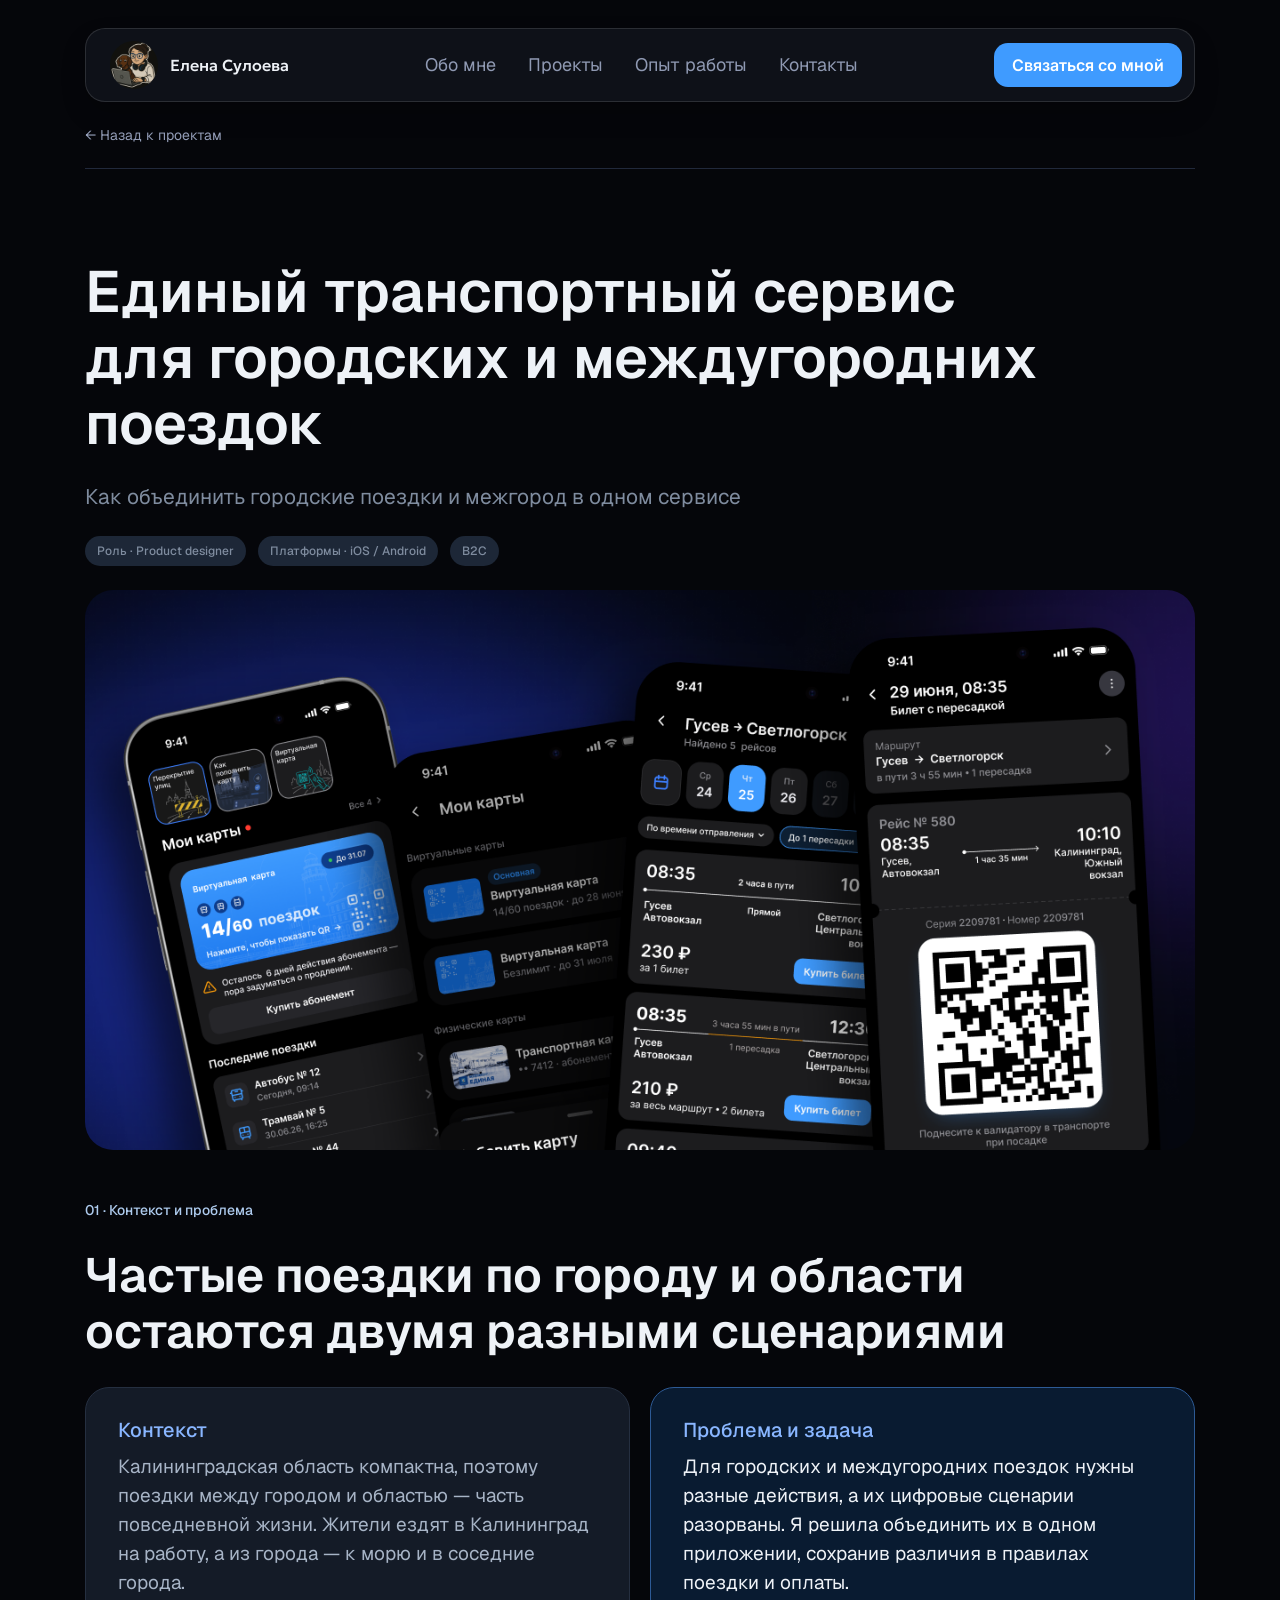
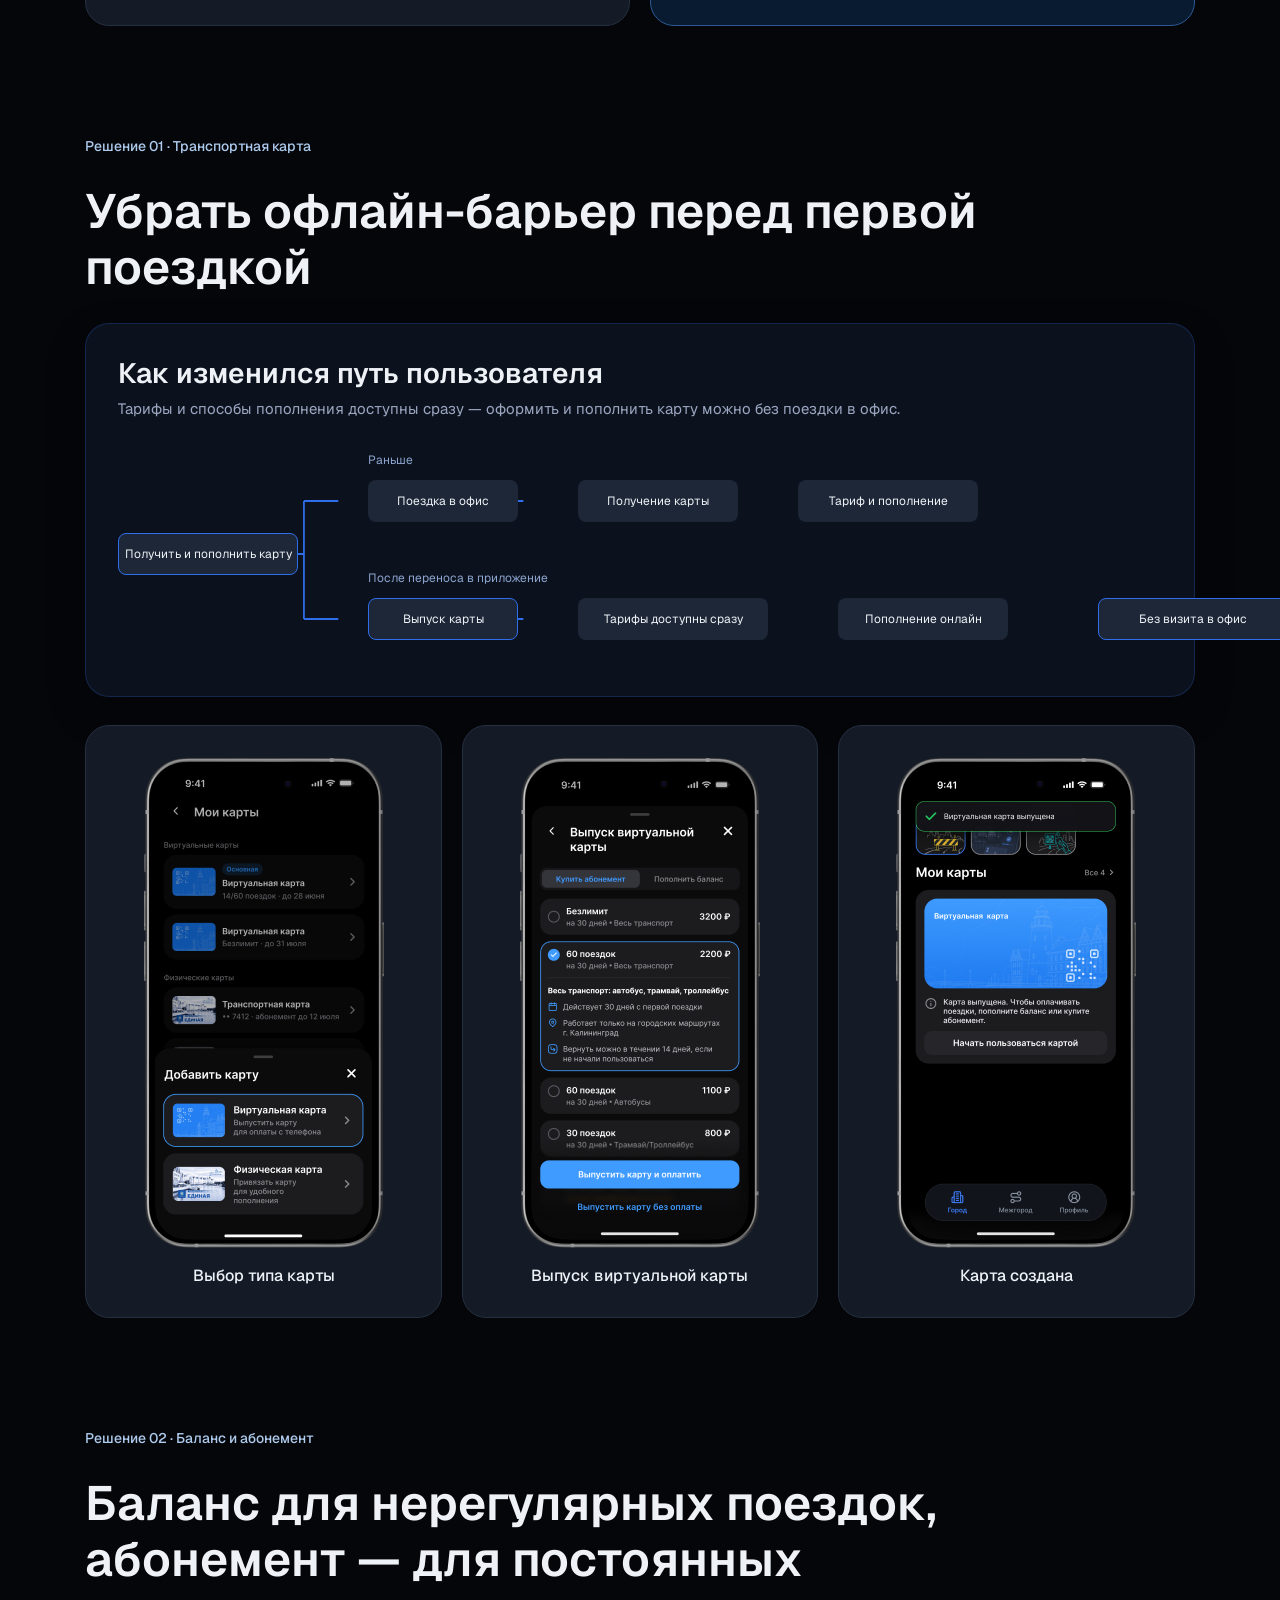
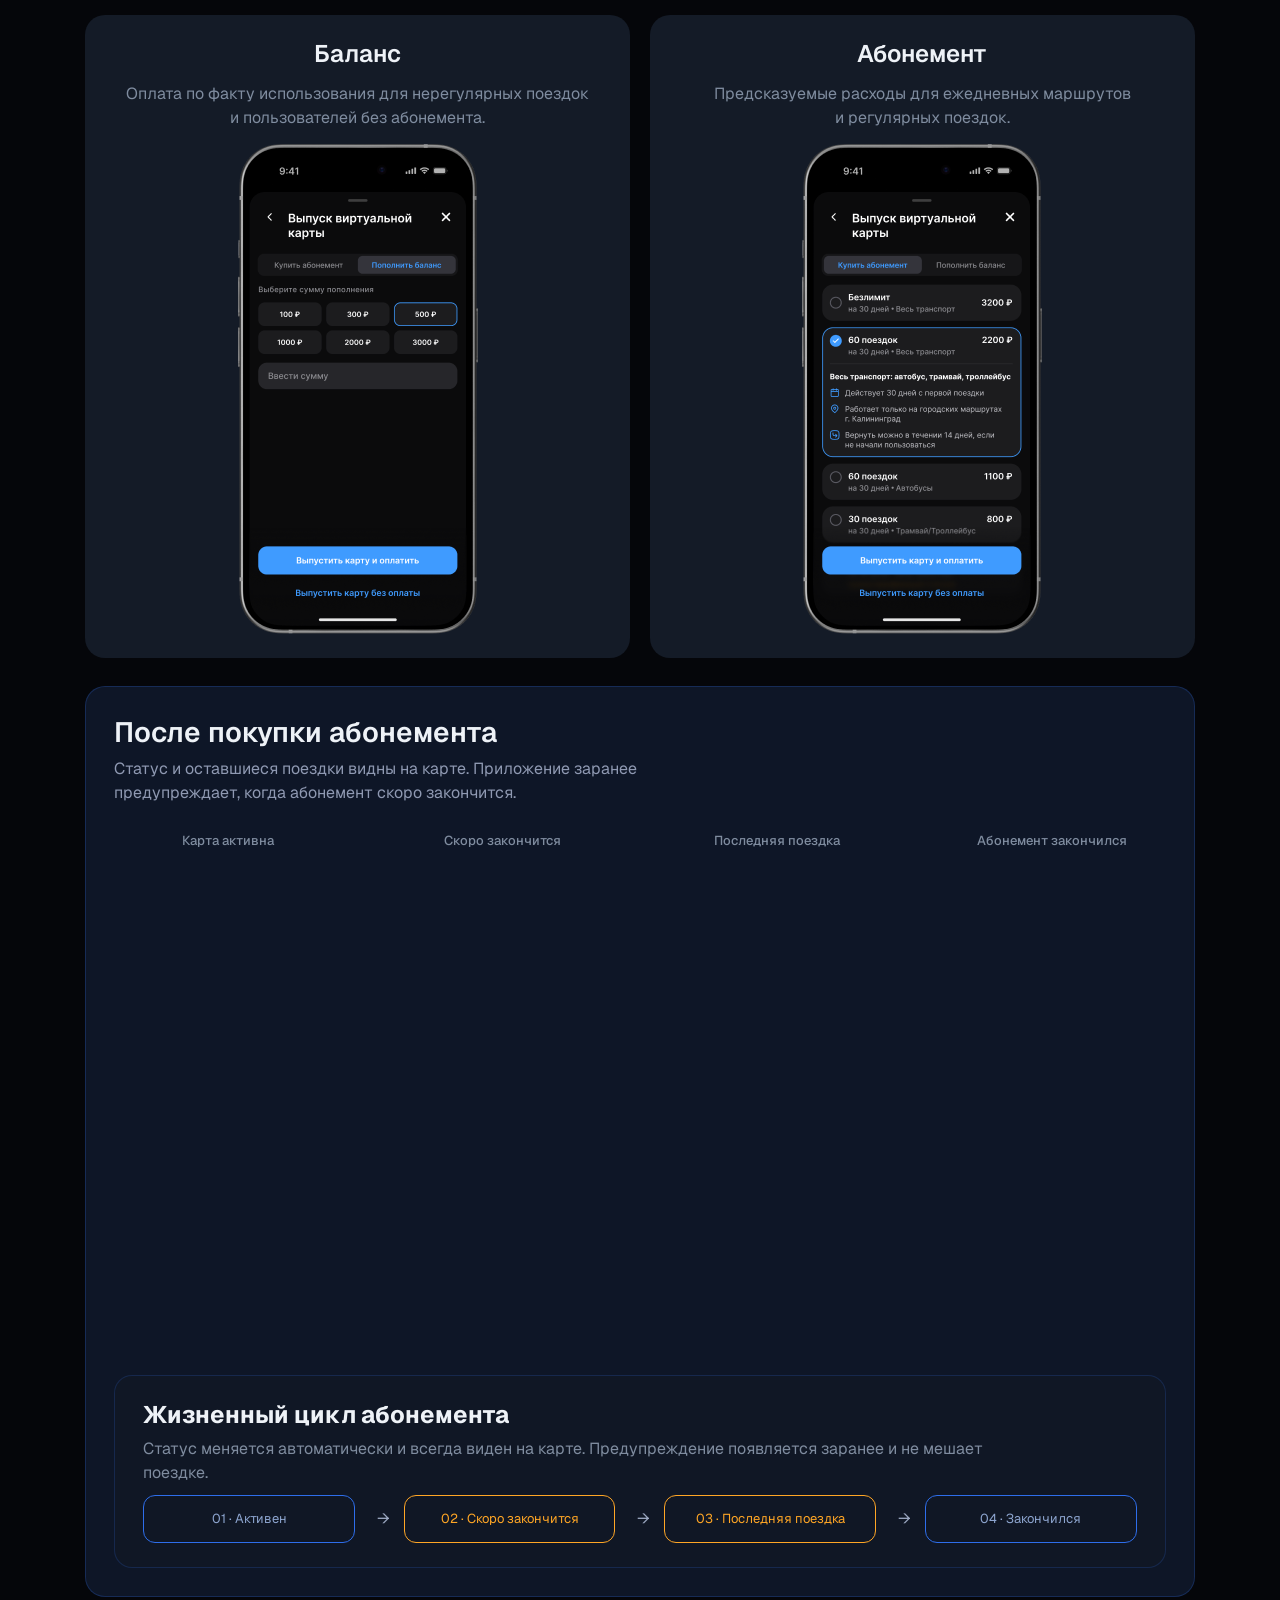
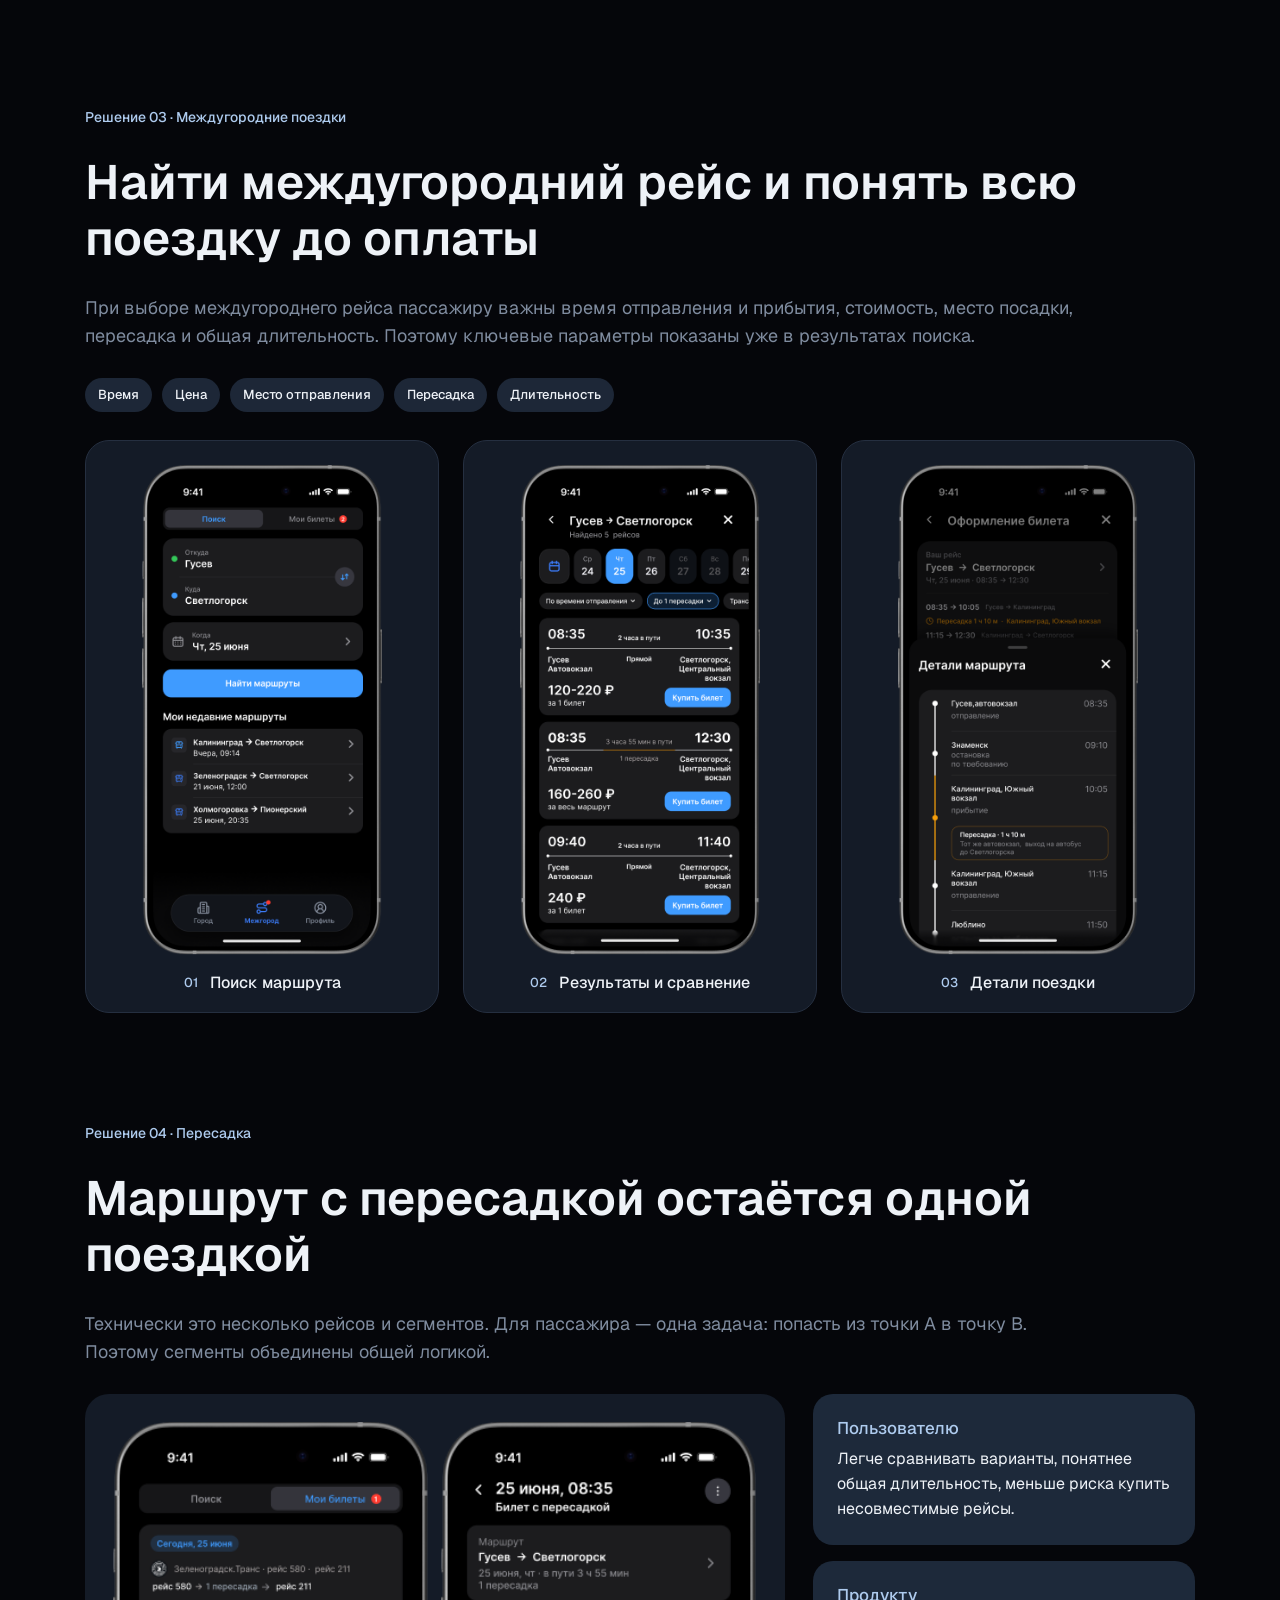
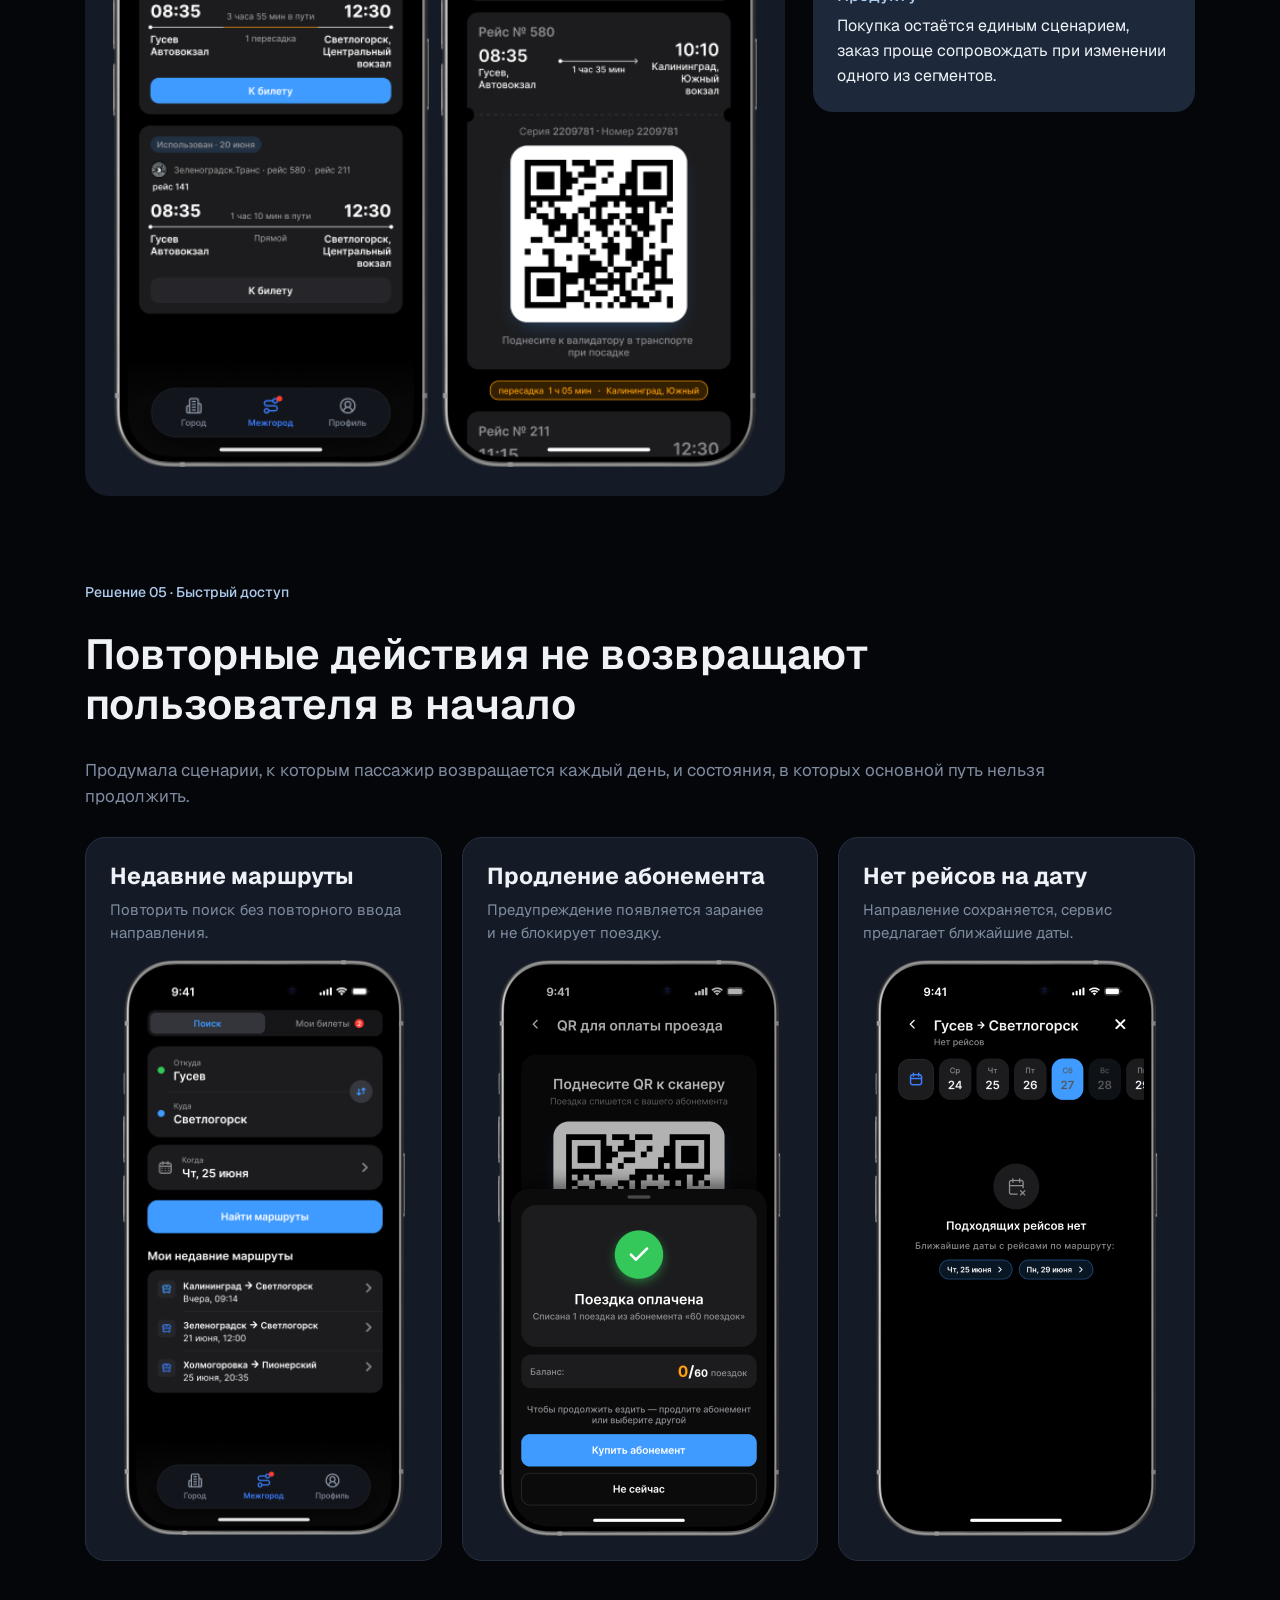
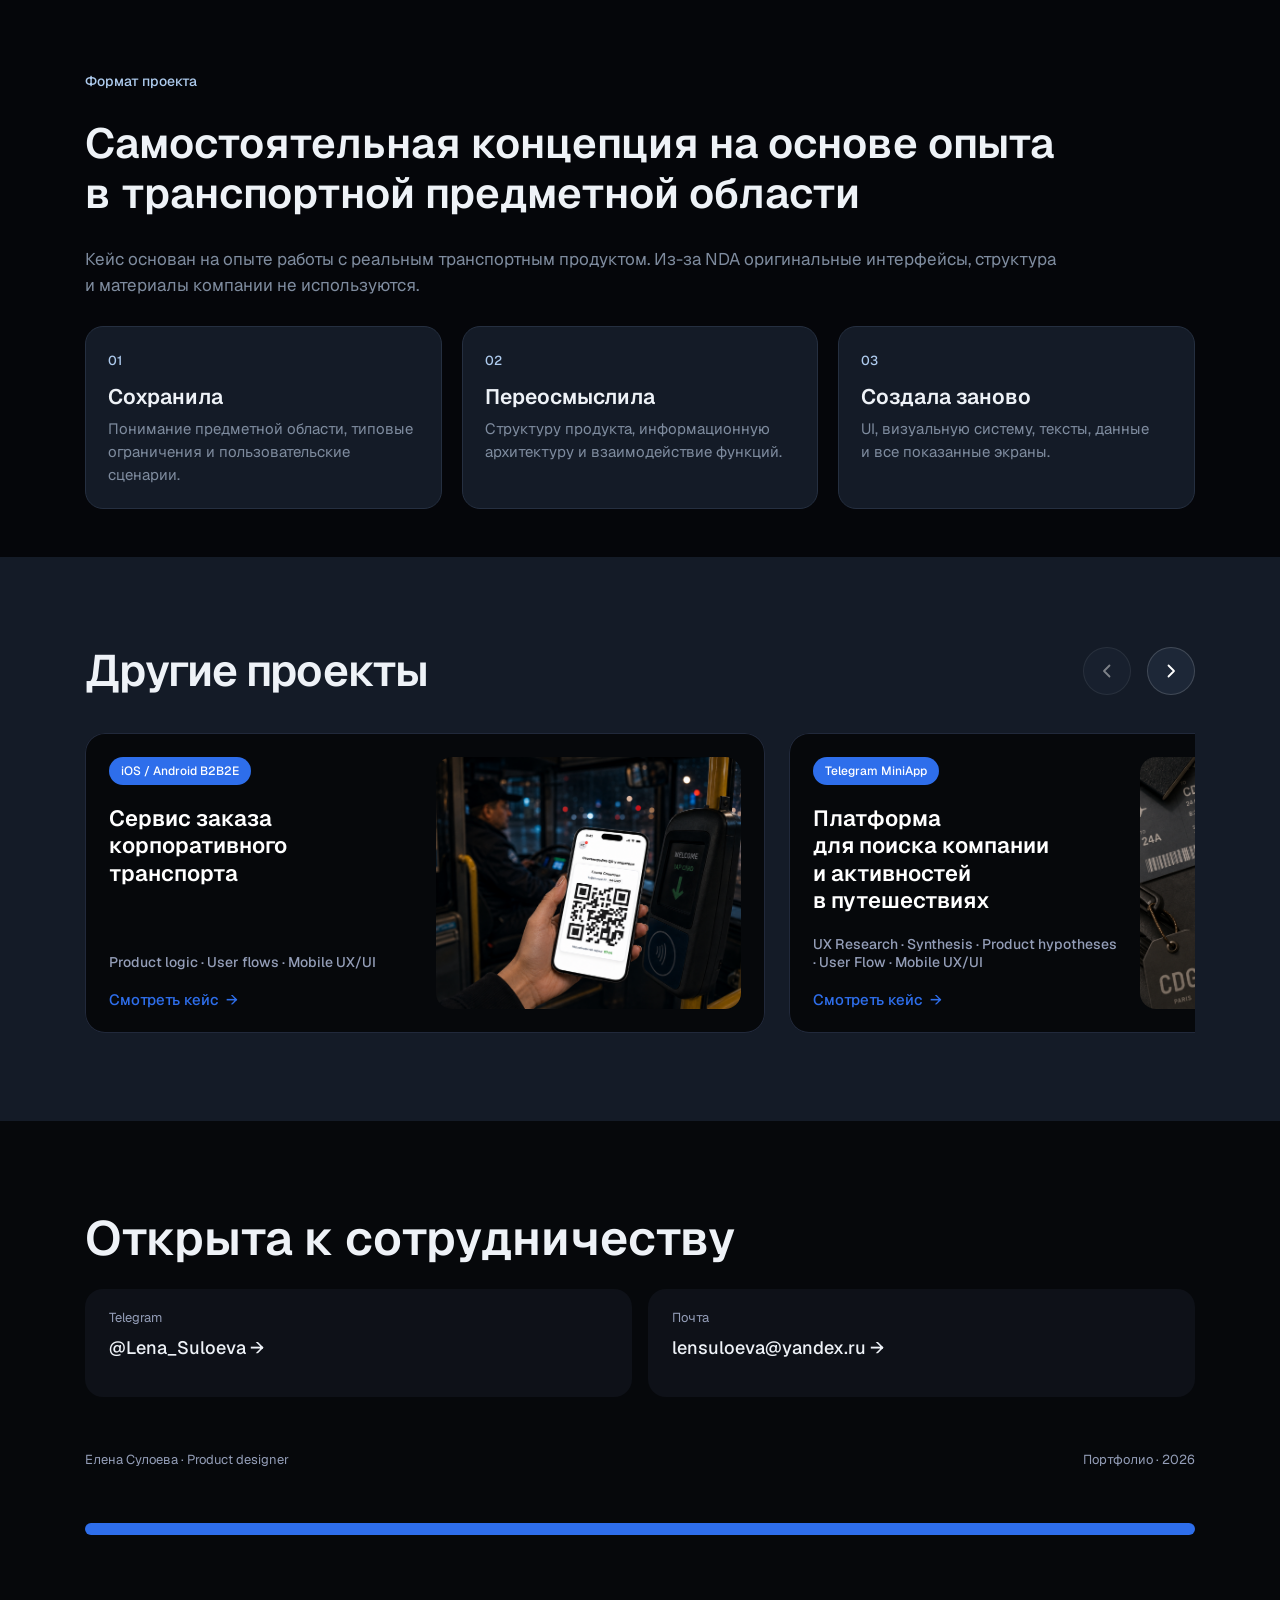
<file: site/transport-app.html>
<!doctype html>
<html lang="ru">
<head>
  <meta charset="utf-8">
  <meta name="viewport" content="width=device-width, initial-scale=1">
  <meta name="theme-color" content="#05060a">
  <meta name="description" content="Кейс Елены Сулоевой: единый транспортный сервис для городских и междугородних поездок. Транспортная карта, абонемент, поиск рейсов и маршруты с пересадкой.">
  <title>Единый транспортный сервис — Елена Сулоева</title>
  <link rel="icon" type="image/png" href="../pic/avatar.png">
  <link rel="stylesheet" href="./fonts.css">
  <link rel="stylesheet" href="./styles.css?v=308b3522d08c">
  <link rel="stylesheet" href="./case.css?v=f373c40229ff">
  <script src="./script.js?v=00da8aa6c56a" defer></script>
  <script src="./case.js" defer></script>
  <script src="./transport.js?v=73afccf9d04b" defer></script>
  <link rel="stylesheet" href="./transport.css?v=3a848def4f03">
</head>
<body class="case-page transport-page">
  <a class="skip-link" href="#main">К содержимому</a>
  <div class="header-shell">
    <header class="header container">
      <a class="brand" href="./index.html" aria-label="Елена Сулоева — на главную">
        <img class="avatar" src="../pic/avatar.png" alt="" width="48" height="48">
        <span>Елена Сулоева</span>
      </a>
      <nav class="navigation" id="navigation" aria-label="Основная навигация"><div class="navigation-links">
        <a href="./index.html#about">Обо&nbsp;мне</a>
        <a href="./index.html#projects">Проекты</a>
        <a href="./index.html#experience">Опыт работы</a>
        <a href="#contacts">Контакты</a>
</div>        <button class="contact-button" type="button" data-contact-open aria-haspopup="dialog" aria-controls="contact-dialog" hidden>Связаться со&nbsp;мной</button>
      </nav>

      <button class="menu-button" type="button" aria-label="Открыть меню" aria-expanded="false" aria-controls="navigation" hidden>
        <img src="../pic/menu.png" alt="" width="44" height="44">
      </button>
    </header>
  </div>
  <div class="case-header">

    <div class="case-back container"><a href="./index.html#projects"><span aria-hidden="true">←</span> Назад к&nbsp;проектам</a></div>
  </div>
  <main id="main" tabindex="-1">
<section class="transport-hero container" aria-labelledby="case-title">
      <h1 id="case-title">Единый транспортный сервис для&nbsp;городских и&nbsp;междугородних поездок</h1>
      <p class="transport-subtitle">Как объединить городские поездки и&nbsp;межгород в&nbsp;одном сервисе</p>
      <ul class="case-meta" aria-label="О проекте"><li>Роль · Product designer</li><li>Платформы · iOS / Android</li><li>B2C</li></ul>
      <img class="transport-showcase" src="../pic/transport-case/hero.png" alt="Четыре экрана единого транспортного сервиса: транспортная карта, поиск рейса, детали поездки и&nbsp;QR-билет" width="1248" height="630" fetchpriority="high" decoding="async">
    </section>
    <section class="transport-section transport-context container" aria-labelledby="context-title">
      <p class="transport-eyebrow">01 · Контекст и&nbsp;проблема</p><h2 id="context-title">Частые поездки по&nbsp;городу и&nbsp;области остаются двумя разными сценариями</h2>
      <div class="transport-grid transport-grid--two">
        <article class="transport-panel"><h3>Контекст</h3><p>Калининградская область компактна, поэтому поездки между городом и&nbsp;областью — часть повседневной жизни. Жители ездят в&nbsp;Калининград на&nbsp;работу, а&nbsp;из города — к&nbsp;морю и&nbsp;в соседние города.</p></article>
        <article class="transport-panel transport-panel--problem"><h3>Проблема и&nbsp;задача</h3><p>Для&nbsp;городских и&nbsp;междугородних поездок нужны разные действия, а&nbsp;их цифровые сценарии разорваны. Я решила объединить их в&nbsp;одном приложении, сохранив различия в&nbsp;правилах поездки и&nbsp;оплаты.</p></article>
      </div>
    </section>
    <section class="transport-section transport-card container" aria-labelledby="card-title">
      <p class="transport-eyebrow">Решение 01 · Транспортная карта</p><h2 id="card-title">Убрать офлайн-барьер перед первой поездкой</h2>
      <article class="transport-flow-panel">
        <h3>Как изменился путь пользователя</h3>
        <p>Тарифы и&nbsp;способы пополнения доступны сразу — оформить и&nbsp;пополнить карту можно без&nbsp;поездки в&nbsp;офис.</p>
        <div class="transport-flow-desktop" role="img" aria-label="Получить и&nbsp;пополнить карту. Раньше: поездка в&nbsp;офис, получение карты, тариф и&nbsp;пополнение. В&nbsp;приложении: выпуск карты, тарифы доступны сразу, пополнение онлайн — без&nbsp;визита в&nbsp;офис.">
          <svg viewBox="0 0 1184 220" preserveAspectRatio="none" aria-hidden="true"><path d="M180 110H211M211 57V175M211 57H250M211 175H250M400 57H460M620 57H680M400 175H460M650 175H720M890 175H980" fill="none" stroke="#2e6eeb" stroke-width="2"/></svg>
          <span class="flow-label flow-label--before" aria-hidden="true">Раньше</span><span class="flow-label flow-label--after" aria-hidden="true">После переноса в&nbsp;приложение</span>
          <span class="flow-node flow-node--root" aria-hidden="true">Получить и&nbsp;пополнить карту</span>
          <span class="flow-node flow-node--office" aria-hidden="true">Поездка в&nbsp;офис</span><span class="flow-node flow-node--receive" aria-hidden="true">Получение карты</span><span class="flow-node flow-node--tariff" aria-hidden="true">Тариф и&nbsp;пополнение</span>
          <span class="flow-node flow-node--issue" aria-hidden="true">Выпуск карты</span><span class="flow-node flow-node--available" aria-hidden="true">Тарифы доступны сразу</span><span class="flow-node flow-node--online" aria-hidden="true">Пополнение онлайн</span><span class="flow-node flow-node--result" aria-hidden="true">Без&nbsp;визита в&nbsp;офис</span>
        </div>
        <div class="transport-flow-mobile">
          <div><h4>Раньше</h4><p>Поездка в&nbsp;офис → Получение карты → Тариф и&nbsp;пополнение</p></div>
          <div><h4>После переноса в&nbsp;приложение</h4><p>Выпуск карты → Тарифы доступны сразу → Пополнение онлайн</p></div>
        </div>
      </article>
      <div class="transport-grid transport-grid--three transport-issue-screens">
        <figure class="transport-screen"><figcaption>Выбор типа карты</figcaption><picture class="transport-phone-picture"><source media="(max-width: 700px)" srcset="../pic/transport-case/mobile/card-type.png"><img class="transport-phone" src="../pic/transport-case/card-type.png" alt="Выбор типа карты" width="240" height="490" loading="lazy" decoding="async"></picture></figure>
        <figure class="transport-screen"><figcaption>Выпуск виртуальной карты</figcaption><picture class="transport-phone-picture"><source media="(max-width: 700px)" srcset="../pic/transport-case/mobile/card-issue.png"><img class="transport-phone" src="../pic/transport-case/card-issue.png" alt="Выпуск виртуальной карты" width="240" height="490" loading="lazy" decoding="async"></picture></figure>
        <figure class="transport-screen"><figcaption>Карта создана</figcaption><picture class="transport-phone-picture"><source media="(max-width: 700px)" srcset="../pic/transport-case/mobile/card-created.png"><img class="transport-phone" src="../pic/transport-case/card-created.png" alt="Карта создана" width="240" height="490" loading="lazy" decoding="async"></picture></figure>
      </div>
    </section>
    <section class="transport-section transport-payment container" aria-labelledby="payment-title">
      <p class="transport-eyebrow">Решение 02 · Баланс и&nbsp;абонемент</p><h2 id="payment-title">Баланс для&nbsp;нерегулярных поездок, абонемент — для&nbsp;постоянных</h2>
      <div class="transport-grid transport-grid--two transport-payment-options">
        <article class="transport-screen"><h3>Баланс</h3><p>Оплата по&nbsp;факту использования для&nbsp;нерегулярных поездок и&nbsp;пользователей без&nbsp;абонемента.</p><picture class="transport-phone-picture"><source media="(max-width: 700px)" srcset="../pic/transport-case/mobile/balance.png"><img class="transport-phone" src="../pic/transport-case/balance.png" alt="Пополнение баланса транспортной карты" width="240" height="490" loading="lazy" decoding="async"></picture></article>
        <article class="transport-screen"><h3>Абонемент</h3><p>Предсказуемые расходы для&nbsp;ежедневных маршрутов и&nbsp;регулярных поездок.</p><picture class="transport-phone-picture"><source media="(max-width: 700px)" srcset="../pic/transport-case/mobile/subscription.png"><img class="transport-phone" src="../pic/transport-case/subscription.png" alt="Покупка абонемента" width="240" height="490" loading="lazy" decoding="async"></picture></article>
      </div>
      <article class="transport-subscription">
        <div class="transport-subscription-intro"><h3>После покупки абонемента</h3><p>Статус и&nbsp;оставшиеся поездки видны на&nbsp;карте. Приложение заранее предупреждает, когда абонемент скоро закончится.</p></div>
        <div id="subscription-screens" class="transport-status-screens" tabindex="0" role="region" aria-roledescription="карусель" aria-label="Состояния абонемента">
          <figure class="transport-screen"><figcaption>Карта активна</figcaption><picture class="transport-phone-picture"><source media="(max-width: 700px)" srcset="../pic/transport-case/mobile/active.png"><img class="transport-phone" src="../pic/transport-case/active.png" alt="Карта активна" width="241" height="493" loading="lazy" decoding="async"></picture></figure>
          <figure class="transport-screen"><figcaption>Скоро закончится</figcaption><picture class="transport-phone-picture"><source media="(max-width: 700px)" srcset="../pic/transport-case/mobile/expiring.svg"><img class="transport-phone" src="../pic/transport-case/expiring.png" alt="Скоро закончится" width="241" height="493" loading="lazy" decoding="async"></picture></figure>
          <figure class="transport-screen"><figcaption>Последняя поездка</figcaption><picture class="transport-phone-picture"><source media="(max-width: 700px)" srcset="../pic/transport-case/mobile/last-trip.svg"><img class="transport-phone" src="../pic/transport-case/last-trip.png" alt="Последняя поездка" width="241" height="493" loading="lazy" decoding="async"></picture></figure>
          <figure class="transport-screen"><figcaption>Абонемент закончился</figcaption><picture class="transport-phone-picture"><source media="(max-width: 700px)" srcset="../pic/transport-case/mobile/expired.svg"><img class="transport-phone" src="../pic/transport-case/expired.png" alt="Абонемент закончился" width="241" height="497" loading="lazy" decoding="async"></picture></figure>
        </div>
        <div class="transport-lifecycle"><h3>Жизненный цикл абонемента</h3><p>Статус меняется автоматически и&nbsp;всегда виден на&nbsp;карте. Предупреждение появляется заранее и&nbsp;не мешает поездке.</p>
          <ol class="transport-lifecycle-steps"><li>01 · Активен</li><li>02 · Скоро закончится</li><li>03 · Последняя поездка</li><li>04 · Закончился</li></ol>
        </div>
      </article>
    </section>
    <section class="transport-section transport-intercity container" aria-labelledby="intercity-title">
      <p class="transport-eyebrow">Решение 03 · Междугородние поездки</p><h2 id="intercity-title">Найти междугородний рейс и&nbsp;понять всю поездку до&nbsp;оплаты</h2>
      <p class="transport-lead">При&nbsp;выборе междугороднего рейса пассажиру важны время отправления и&nbsp;прибытия, стоимость, место посадки, пересадка и&nbsp;общая длительность. Поэтому ключевые параметры показаны уже в&nbsp;результатах поиска.</p>
      <ul class="transport-factors" aria-label="Параметры поездки"><li>Время</li><li>Цена</li><li>Место отправления</li><li>Пересадка</li><li>Длительность</li></ul>
      <div class="transport-grid transport-grid--three transport-route-screens">
        <figure class="transport-screen"><figcaption><span>01</span> Поиск маршрута</figcaption><picture class="transport-phone-picture"><source media="(max-width: 700px)" srcset="../pic/transport-case/mobile/search.png"><img class="transport-phone" src="../pic/transport-case/search.png" alt="Поиск маршрута" width="278" height="568" loading="lazy" decoding="async"></picture></figure>
        <figure class="transport-screen"><figcaption><span>02</span> Результаты и&nbsp;сравнение</figcaption><picture class="transport-phone-picture"><source media="(max-width: 700px)" srcset="../pic/transport-case/mobile/results.png"><img class="transport-phone" src="../pic/transport-case/results.png" alt="Результаты и&nbsp;сравнение" width="278" height="568" loading="lazy" decoding="async"></picture></figure>
        <figure class="transport-screen"><figcaption><span>03</span> Детали поездки</figcaption><picture class="transport-phone-picture"><source media="(max-width: 700px)" srcset="../pic/transport-case/mobile/details.png"><img class="transport-phone" src="../pic/transport-case/details.png" alt="Детали поездки" width="278" height="568" loading="lazy" decoding="async"></picture></figure>
      </div>
    </section>
    <section class="transport-section transport-transfer container" aria-labelledby="transfer-title">
      <p class="transport-eyebrow">Решение 04 · Пересадка</p><h2 id="transfer-title">Маршрут с&nbsp;пересадкой остаётся одной поездкой</h2>
      <p class="transport-lead">Технически это несколько рейсов и&nbsp;сегментов. Для&nbsp;пассажира — одна задача: попасть из&nbsp;точки A в&nbsp;точку B.<br>Поэтому сегменты объединены общей логикой.</p>
      <div class="transport-transfer-grid">
        <div id="transfer-screens" aria-roledescription="карусель" class="transport-transfer-screens" tabindex="0" role="region" aria-label="Маршрут с&nbsp;пересадкой и&nbsp;единый билет — прокручиваемые экраны"><picture class="transport-phone-picture"><source media="(max-width: 700px)" srcset="../pic/transport-case/mobile/transfer-details.png"><img class="transport-phone" src="../pic/transport-case/transfer-details.png" alt="Детали единого маршрута с&nbsp;пересадкой" width="278" height="568" loading="lazy" decoding="async"></picture><picture class="transport-phone-picture"><source media="(max-width: 700px)" srcset="../pic/transport-case/mobile/transfer-ticket.svg"><img class="transport-phone" src="../pic/transport-case/transfer-ticket.png" alt="Единый QR-билет для&nbsp;маршрута с&nbsp;пересадкой" width="278" height="568" loading="lazy" decoding="async"></picture></div>
        <div class="transport-transfer-values">
          <article class="transport-panel"><h3>Пользователю</h3><p>Легче сравнивать варианты, понятнее общая длительность, меньше риска купить несовместимые рейсы.</p></article>
          <article class="transport-panel"><h3>Продукту</h3><p>Покупка остаётся единым сценарием, заказ проще сопровождать при&nbsp;изменении одного из&nbsp;сегментов.</p></article>
        </div>
      </div>
    </section>
    <section class="transport-section transport-repeat container" aria-labelledby="repeat-title">
      <p class="transport-eyebrow">Решение 05 · Быстрый доступ</p><h2 id="repeat-title">Повторные действия не&nbsp;возвращают пользователя в&nbsp;начало</h2>
      <p class="transport-lead">Продумала сценарии, к&nbsp;которым пассажир возвращается каждый день, и&nbsp;состояния, в&nbsp;которых основной путь нельзя продолжить.</p>
      <div class="transport-grid transport-grid--three transport-repeat-screens">
        <article class="transport-screen"><h3>Недавние маршруты</h3><p>Повторить поиск без&nbsp;повторного ввода направления.</p><picture class="transport-phone-picture"><source media="(max-width: 700px)" srcset="../pic/transport-case/mobile/recent.png"><img class="transport-phone" src="../pic/transport-case/recent.png" alt="Недавние маршруты в&nbsp;поиске поездок" width="278" height="568" loading="lazy" decoding="async"></picture></article>
        <article class="transport-screen"><h3>Продление абонемента</h3><p>Предупреждение появляется заранее и&nbsp;не блокирует поездку.</p><picture class="transport-phone-picture"><source media="(max-width: 700px)" srcset="../pic/transport-case/mobile/renew.png"><img class="transport-phone" src="../pic/transport-case/renew.png" alt="Билет и&nbsp;предупреждение о&nbsp;продлении абонемента" width="283" height="576" loading="lazy" decoding="async"></picture></article>
        <article class="transport-screen"><h3>Нет рейсов на&nbsp;дату</h3><p>Направление сохраняется, сервис предлагает ближайшие даты.</p><picture class="transport-phone-picture"><source media="(max-width: 700px)" srcset="../pic/transport-case/mobile/no-trips.png"><img class="transport-phone" src="../pic/transport-case/no-trips.png" alt="Нет рейсов на&nbsp;выбранную дату: предложение ближайших дат" width="283" height="576" loading="lazy" decoding="async"></picture></article>
      </div>
    </section>
    <section class="transport-section transport-format container" aria-labelledby="format-title">
      <p class="transport-eyebrow">Формат проекта</p><h2 id="format-title">Самостоятельная концепция на&nbsp;основе опыта в&nbsp;транспортной предметной области</h2>
      <p class="transport-lead">Кейс основан на&nbsp;опыте работы с&nbsp;реальным транспортным продуктом. Из-за NDA оригинальные интерфейсы, структура и&nbsp;материалы компании не&nbsp;используются.</p>
      <div class="transport-grid transport-grid--three">
        <article class="transport-panel"><span>01</span><h3>Сохранила</h3><p>Понимание предметной области, типовые ограничения и&nbsp;пользовательские сценарии.</p></article>
        <article class="transport-panel"><span>02</span><h3>Переосмыслила</h3><p>Структуру продукта, информационную архитектуру и&nbsp;взаимодействие функций.</p></article>
        <article class="transport-panel"><span>03</span><h3>Создала заново</h3><p>UI, визуальную систему, тексты, данные и&nbsp;все показанные экраны.</p></article>
      </div>
    </section>
    <section class="related-projects" aria-labelledby="related-title" data-carousel>
      <div class="related-heading container"><h2 id="related-title">Другие проекты</h2>
        <div class="carousel-controls" hidden>
          <button type="button" class="carousel-button" data-direction="-1" aria-label="Предыдущий проект" aria-controls="related-track" disabled><img src="../pic/chevron-left.svg" alt="" width="20" height="20"></button>
          <button type="button" class="carousel-button" data-direction="1" aria-label="Следующий проект" aria-controls="related-track"><img src="../pic/chevron-right.svg" alt="" width="20" height="20"></button>
        </div>
      </div>
      <div class="related-track" id="related-track" tabindex="0" role="region" aria-label="Другие проекты — прокручиваемый список">

        <article class="related-card related-card--corporate">
          <div class="related-content"><span class="badge">iOS / Android B2B2E</span><h3>Сервис заказа корпоративного транспорта</h3><p class="project-tags">Product logic · User flows · Mobile UX/UI</p><a class="case-link" href="./corporate-transport.html" aria-label="Смотреть кейс корпоративного транспорта">Смотреть кейс <span aria-hidden="true">→</span></a></div>
          <img class="related-image" src="../pic/carousel-corporate-v2.png" alt="Превью сервиса корпоративного транспорта" width="305" height="252" loading="lazy" decoding="async">
        </article>
        <article class="related-card related-card--soul">
          <div class="related-content"><span class="badge">Telegram MiniApp</span><h3>Платформа<br>для&nbsp;поиска компании<br>и&nbsp;активностей<br>в&nbsp;путешествиях</h3><p class="project-tags">UX Research · Synthesis · Product hypotheses · User Flow · Mobile UX/UI</p><a class="case-link" href="./soul.html" aria-label="Смотреть кейс Soul">Смотреть кейс <span aria-hidden="true">→</span></a></div>
          <img class="related-image" src="../pic/carousel-soul-v2.png" alt="Приложение для путешествий на телефоне рядом с посадочным талоном" width="305" height="252" loading="lazy" decoding="async">
        </article>
        <article class="related-card related-card--cashier">
          <div class="related-content"><span class="badge">Web B2B</span><h3>АРМ Кассира</h3><p class="project-tags">Complex B2B flows · Payment scenarios · Edge cases · Web UI</p><a class="case-link" href="./cashier.html" aria-label="Смотреть кейс АРМ Кассира">Смотреть кейс <span aria-hidden="true">→</span></a></div>
          <img class="related-image" src="../pic/carousel-cashier-v2.png" alt="Превью автоматизированного рабочего места кассира" width="305" height="252" loading="lazy" decoding="async">
        </article>
      </div>
    </section>

    <section class="contacts" id="contacts" aria-labelledby="contacts-title">
      <div class="container"><h2 id="contacts-title">Открыта к&nbsp;сотрудничеству</h2>
        <div class="contact-cards">
          <a class="contact-card" href="https://t.me/Lena_Suloeva" target="_blank" rel="noopener noreferrer"><span>Telegram</span><strong>@Lena_Suloeva <span aria-hidden="true">→</span></strong></a>
          <a class="contact-card" href="mailto:lensuloeva@yandex.ru"><span>Почта</span><strong>lensuloeva@yandex.ru <span aria-hidden="true">→</span></strong></a>
        </div>
      </div>
    </section>
  </main>
  <footer class="footer"><div class="container"><div class="footer-meta"><p>Елена Сулоева · Product designer</p><p>Портфолио · 2026</p></div><div class="footer-line" aria-hidden="true"></div></div></footer>

  <dialog class="contact-dialog" id="contact-dialog" aria-labelledby="contact-dialog-title" aria-describedby="contact-dialog-description">
    <div class="contact-dialog-content">
      <h2 id="contact-dialog-title">Свяжитесь со&nbsp;мной</h2>
      <p id="contact-dialog-description">Расскажу о&nbsp;проектах подробнее и&nbsp;отвечу на&nbsp;вопросы</p>
      <div class="contact-dialog-links">
        <a href="https://t.me/Lena_Suloeva" target="_blank" rel="noopener noreferrer"><span>Telegram</span><strong><img src="../pic/telegram.svg" alt="" width="20" height="20">@Lena_Suloeva</strong></a>
        <a href="mailto:lensuloeva@yandex.ru"><span>Почта</span><strong><img src="../pic/email.svg" alt="" width="24" height="24">lensuloeva@yandex.ru</strong></a>
      </div>
      <button class="contact-dialog-close" type="button" aria-label="Закрыть окно связи" autofocus><img src="../pic/modal-close.svg" alt="" width="18" height="18"></button>
    </div>
  </dialog>
</body>
</html>
</file>
<file: site/fonts.css>
@font-face {
  font-family: 'Geist';
  font-style: normal;
  font-weight: 400;
  font-display: swap;
  src: url(./fonts/geist-400.ttf) format('truetype');
}
@font-face {
  font-family: 'Geist';
  font-style: normal;
  font-weight: 500;
  font-display: swap;
  src: url(./fonts/geist-500.ttf) format('truetype');
}
@font-face {
  font-family: 'Geist';
  font-style: normal;
  font-weight: 600;
  font-display: swap;
  src: url(./fonts/geist-600.ttf) format('truetype');
}
@font-face {
  font-family: 'Geist';
  font-style: normal;
  font-weight: 700;
  font-display: swap;
  src: url(./fonts/geist-700.ttf) format('truetype');
}
@font-face {
  font-family: 'Geologica';
  font-style: normal;
  font-weight: 500;
  font-display: swap;
  src: url(./fonts/geologica-500.ttf) format('truetype');
}
@font-face {
  font-family: 'Inter';
  font-style: normal;
  font-weight: 600;
  font-display: swap;
  src: url(./fonts/inter-600.ttf) format('truetype');
}
@font-face {
  font-family: 'Onest';
  font-style: normal;
  font-weight: 400;
  font-display: swap;
  src: url(./fonts/onest-400.ttf) format('truetype');
}
</file>
<file: site/styles.css>
:root {
  color-scheme: dark;
  --background: #05060a;
  --section: #0a0e16;
  --card: #06080b;
  --surface: #0e1118;
  --border: #21293b;
  --text: #f6f9ff;
  --muted: #949eb8;
  --accent: #2e6eeb;
  --gutter: clamp(24px, 6.6667vw, 96px);
  font-family: Geist, Arial, sans-serif;
  color: var(--text);
  background: var(--background);
  font-synthesis: none;
  scroll-behavior: smooth;
  scroll-padding-top: var(--header-offset, 122px);
}
* { box-sizing: border-box; }
body { margin: 0; }
h1, h2, h3, p, ul, ol { margin: 0; }
ul, ol { padding: 0; list-style: none; }
a { color: inherit; text-decoration: none; }
button { font: inherit; }
img { display: block; }
[hidden] { display: none !important; }
:focus-visible { outline: 2px solid #79b8ff; outline-offset: 5px; }
.container { width: calc(100% - var(--gutter) * 2); max-width: 1248px; margin-inline: auto; }
.skip-link { position: absolute; top: 8px; left: 16px; z-index: 20; padding: 12px 18px; border-radius: 12px; background: var(--accent); transform: translateY(-150%); }
.skip-link:focus { transform: translateY(0); }
.cover { padding-top: 0; }
.header-shell { --header-initial-gap: 42px; position: sticky; top: calc(16px - var(--header-initial-gap)); z-index: 10; padding-top: var(--header-initial-gap); }
.case-page .header-shell { --header-initial-gap: 28px; }
.navigation .contact-button { color: #fff; border: 0; cursor: pointer; }
.contact-dialog { width: 480px; max-width: calc(100vw - 32px); max-height: calc(100dvh - 32px); margin: auto; padding: 0; border: 1px solid rgb(255 255 255 / 8%); border-radius: 24px; background: #0e1118; color: #f6f9ff; box-shadow: 0 24px 60px rgb(0 0 0 / 50%); overscroll-behavior: contain; }
.contact-dialog::backdrop { background: rgb(0 0 0 / 65%); }
.contact-dialog-content { position: relative; display: flex; flex-direction: column; gap: 24px; padding: 39px; }
.contact-dialog h2 { padding-right: 32px; font-size: 28px; font-weight: 600; line-height: 34px; }
.contact-dialog p { color: #949eb8; font-size: 16px; line-height: 24px; }
.contact-dialog-links { display: flex; flex-direction: column; gap: 12px; }
.contact-dialog-links a { display: flex; flex-direction: column; gap: 8px; padding: 20px 24px; border-radius: 18px; background: #06080b; }
.contact-dialog-links a:hover { background: #182133; }
.contact-dialog-links a > span { font-size: 13px; line-height: 18px; color: #949eb8; }
.contact-dialog-links strong { display: flex; align-items: center; gap: 8px; font-size: 18px; font-weight: 500; line-height: 25px; overflow-wrap: anywhere; }
.contact-dialog-links img { flex-shrink: 0; }
.contact-dialog-close { position: absolute; top: 30px; right: 31px; display: grid; place-items: center; width: 40px; height: 40px; padding: 0; border: 0; border-radius: 12px; background: rgb(255 255 255 / 6%); cursor: pointer; }
.contact-dialog-close:hover { background: rgb(255 255 255 / 12%); }
html[data-contact-open] { overflow: hidden; }
html[data-contact-open] body { overflow: hidden; }
.header { position: relative; z-index: 2; display: flex; align-items: center; gap: 0; min-height: 74px; padding: 12px 12px 12px 24px; border: 1px solid rgb(255 255 255 / 12%); border-radius: 20px; background: var(--surface); backdrop-filter: blur(12px); box-shadow: 0 12px 24px rgb(0 0 0 / 20%), 0 1px 4px rgb(0 0 0 / 10%); }
.brand { display: flex; flex-shrink: 0; align-items: center; gap: 12px; font-family: Geologica, Geist, sans-serif; font-size: 16px; font-weight: 500; line-height: 20px; }
.avatar { width: 48px; height: 48px; object-fit: cover; border-radius: 50%; }
.navigation { display: flex; flex: 1; align-items: center; color: #8f99b2; font-size: 18px; line-height: 20px; }
.navigation-links { display: flex; flex: 1; align-items: center; justify-content: center; gap: 32px; }
.navigation a { padding-block: 12px; transition: color 150ms; white-space: nowrap; }
.navigation a:hover { color: var(--text); }
.contact-button { display: flex; align-items: center; justify-content: center; flex-shrink: 0; min-height: 44px; padding: 10px 18px; border-radius: 14px; background: #3f9bff; color: #fff; font-family: Inter, sans-serif; font-size: 16px; font-weight: 600; transition: background 150ms; }
.contact-button:hover { background: #2e6eeb; }
.menu-button { padding: 0; width: 44px; height: 44px; border: 0; border-radius: 14px; background: #1d2737; cursor: pointer; }
.menu-button img { width: 44px; height: 44px; }
.menu-button[aria-expanded="true"] { outline: 2px solid var(--accent); outline-offset: 3px; }
.hero { padding-top: 106px; padding-bottom: 88px; }
.contact-chips { display: flex; flex-wrap: wrap; gap: 12px; }
.contact-chip { display: flex; align-items: center; gap: 8px; min-height: 50px; padding: 12px 16px; border: 1px solid rgb(255 255 255 / 12%); border-radius: 18px; background: var(--surface); font-size: 18px; font-weight: 500; line-height: 25px; transition: border-color 150ms; }
.contact-chip:hover { border-color: var(--accent); }
.telegram-icon { width: 20px; height: 20px; }
.email-icon { width: 24px; height: 24px; }
h1 { max-width: 1180px; margin-top: 16px; font-size: 58px; font-weight: 700; line-height: 78px; }
h1 > span { color: var(--accent); }
.skills { display: grid; grid-template-columns: repeat(4, minmax(0, 1fr)); margin-top: 48px; border: 1px solid var(--border); border-radius: 20px; background: rgb(14 22 38 / 35%); }
.skill { display: grid; grid-template-columns: minmax(0, 1fr) 32px; grid-template-rows: minmax(45px, auto) 1fr; column-gap: 12px; row-gap: 10px; padding: 24px; }
.skill + .skill { border-left: 1px solid var(--border); }
.skill h2 { font-size: 16px; font-weight: 500; line-height: 22.4px; }
.skill p { grid-column: 1; font-size: 14px; line-height: 22.4px; }
.skill img { grid-column: 2; grid-row: 2; align-self: end; width: 32px; height: 32px; }
.work { background: var(--section); }
.projects { padding-top: 72px; padding-bottom: 88px; }
.projects > h2 { font-size: 42px; font-weight: 600; line-height: 52px; }
.project-list { display: grid; gap: 24px; margin-top: 24px; }
.project { display: grid; grid-template-columns: minmax(0, 1fr) minmax(0, 560px); gap: 32px; min-height: 420px; padding: 31px 31px 31px 47px; border: 1px solid var(--border); border-radius: 24px; background: var(--card); }
.project-content { display: flex; flex-direction: column; align-items: flex-start; gap: 18px; min-width: 0; }
.badge { display: inline-block; padding: 6px 12px; border-radius: 99px; background: var(--accent); color: #fff; font-size: 12px; font-weight: 500; line-height: 16px; }
.project-summary { flex: 1; }
.project h3 { max-width: 540px; font-size: 32px; font-weight: 600; line-height: 40px; }
.desktop-title-line { display: block; }
.project-summary p { max-width: 520px; margin-top: 18px; color: var(--muted); font-size: 17px; line-height: 26px; }
.project--soul .project-summary p { font-family: Onest, Geist, sans-serif; }
.project-tags { color: var(--muted); font-size: 14px; font-weight: 500; line-height: 18px; }
.case-link { color: var(--accent); font-size: 15px; font-weight: 500; line-height: 22px; }
.case-link[aria-disabled="true"] { cursor: not-allowed; }
.case-link span { margin-left: 4px; }
.project, .related-card { position: relative; isolation: isolate; }
.project a.case-link[href]::after, .related-card a.case-link[href]::after { content: ''; position: absolute; inset: 0; z-index: 2; border-radius: inherit; cursor: pointer; }
.project:has(a.case-link:focus-visible), .related-card:has(a.case-link:focus-visible) { outline: 2px solid #79b8ff; outline-offset: 5px; }
.project-picture { display: block; align-self: center; min-width: 0; }
.project-image { align-self: center; width: 100%; height: auto; aspect-ratio: 560 / 356; object-fit: cover; border-radius: 20px; }
@media (hover: hover) and (pointer: fine) {
  .project { transition: transform 240ms ease, border-color 240ms ease, box-shadow 240ms ease; }
  .project-image { transition: transform 320ms ease; }
  .project:hover { transform: translateY(-4px); border-color: var(--accent); box-shadow: 0 14px 32px rgb(0 0 0 / 24%), 0 0 24px rgb(46 110 235 / 8%); }
  .project:hover .project-image { transform: scale(1.025); }
}
.experience-grid { display: grid; grid-template-columns: 520px minmax(0, 1fr); gap: 56px; }
.experience-intro { min-height: 360px; }
.experience-intro h2 { max-width: 520px; font-size: 52px; font-weight: 600; line-height: 58px; color: #f6f6f1; }
.experience-intro > p { max-width: 470px; margin-top: 26px; color: #f6f6f1; font-size: 19px; line-height: 28px; }
.job { display: flex; align-items: center; justify-content: space-between; gap: 16px; min-height: 112px; padding-block: 20px; }
.job + .job { border-top: 1px solid var(--border); }
.job h3 { color: #f6f6f1; font-size: 19px; font-weight: 500; line-height: 23px; }
.job p { color: var(--muted); font-size: 14px; line-height: 17px; }
.job div p { margin-top: 7px; }
.job-date { flex-shrink: 0; text-align: right; }
.education { display: grid; grid-template-columns: 210px 1fr 1fr; gap: 28px; margin-top: 36px; min-height: 90px; padding-top: 24px; padding-bottom: 24px; border-top: 1px solid var(--border); font-size: 15px; line-height: 22px; color: #f6f6f1; }
.education h3 { font-size: 15px; font-weight: 500; line-height: 18px; color: var(--muted); }
.contacts { padding-top: 88px; background: var(--card); }
.contacts h2 { font-size: 48px; font-weight: 600; line-height: 58px; }
.contact-cards { display: grid; grid-template-columns: repeat(2, minmax(0, 1fr)); gap: 16px; margin-top: 22px; }
.contact-card { display: flex; flex-direction: column; gap: 8px; min-height: 108px; padding: 20px 24px; border-radius: 18px; background: var(--surface); transition: background 150ms; }
.contact-card:hover { background: #182133; }
.contact-card > span { color: var(--muted); font-size: 13px; line-height: 18px; }
.contact-card strong { font-size: 18px; font-weight: 500; line-height: 25px; overflow-wrap: anywhere; }
.footer { padding-top: 22px; padding-bottom: 70px; background: var(--card); }
.footer-meta { display: flex; align-items: center; justify-content: space-between; gap: 16px; min-height: 82px; color: var(--muted); font-size: 13px; line-height: 18px; }
.footer-meta p:last-child { text-align: right; }
.footer-line { height: 12px; margin-top: 22px; border-radius: 6px; background: var(--accent); }
@media (max-width: 1250px) {
  .navigation { font-size: 16px; }
  .navigation-links { gap: 20px; }
  h1 { font-size: 48px; line-height: 1.34; }
  .skill { padding: 18px; column-gap: 8px; }
  .project { grid-template-columns: repeat(2, minmax(0, 1fr)); padding: 28px; gap: 24px; }
  .project h3 { font-size: 28px; line-height: 1.25; }
  .experience-grid { grid-template-columns: minmax(0, 0.85fr) minmax(0, 1.15fr); gap: 36px; }
  .experience-intro h2 { font-size: 44px; line-height: 1.12; }
  .job { flex-wrap: wrap; gap: 8px; }
  .job-date { text-align: left; }
  .education { grid-template-columns: 180px 1fr 1fr; gap: 20px; }
}
@media (max-width: 1000px) {
  .header { flex-wrap: wrap; justify-content: space-between; }
  .header .contact-button { display: flex; }
  .menu-button:not([hidden]) { display: block; }
  .navigation { flex-basis: 100%; order: 3; justify-content: flex-start; flex-wrap: wrap; }
  .navigation-links { flex-basis: 100%; justify-content: flex-start; flex-wrap: wrap; }
  .navigation .contact-button { margin-top: 16px; }
  .header[data-menu-ready] .navigation { position: absolute; top: calc(100% + 8px); left: 0; right: 0; max-height: calc(100dvh - 130px); overflow-y: auto; padding: 16px; border: 1px solid var(--border); border-radius: 16px; background: #141820; box-shadow: 0 12px 24px rgb(0 0 0 / 30%); }
  .header[data-menu-ready] .navigation { display: none; }
  .header[data-menu-ready][data-menu-open] .navigation { display: flex; }
  .hero { padding-top: 64px; padding-bottom: 64px; }
  .skills { grid-template-columns: repeat(2, minmax(0, 1fr)); }
  .skill { padding: 24px; }
  .skill:nth-child(3) { border-left: 0; }
  .skill:nth-child(n+3) { border-top: 1px solid var(--border); }
  .project { min-height: 360px; }
  .projects > h2 { font-size: 36px; line-height: 1.25; }
  .project h3 { font-size: 24px; }
  .project-tags { font-size: 12px; }
  .experience-grid { grid-template-columns: 1fr; gap: 28px; }
  .experience-intro { min-height: 0; }
  .experience-intro h2 { max-width: 620px; }
  .job { flex-wrap: nowrap; }
  .education { grid-template-columns: 1fr 1fr; }
  .education h3 { grid-column: 1 / -1; }
}
@media (max-width: 700px) {
  :root { --gutter: 16px; }
  .header-shell, .case-page .header-shell { --header-initial-gap: 42px; top: calc(8px - var(--header-initial-gap)); }
  .contact-dialog-content { padding: 24px; }
  .contact-dialog h2 { padding-right: 40px; font-size: 24px; line-height: 30px; }
  .contact-dialog-close { top: 18px; right: 18px; }
  .contact-dialog-links a { padding: 16px; }
  .contact-dialog-links strong { font-size: 16px; }
  .header { padding: 12px 12px 12px 24px; gap: 12px; background: var(--surface); border-color: rgb(255 255 255 / 16%); }
  .brand { font-family: Geist, Arial, sans-serif; }
  .navigation { flex-direction: column; align-items: stretch; gap: 0; padding-top: 8px; }
  .navigation-links { flex-direction: column; align-items: stretch; gap: 0; }
  .navigation a { padding: 12px; border-radius: 10px; }
  .navigation a:hover { background: #1d2737; }
  .hero { padding-top: 40px; padding-bottom: 40px; }
  .contact-chips { flex-direction: column; align-items: flex-start; gap: 8px; }
  .contact-chip { min-height: 40px; padding: 9px 13px; font-size: 14px; line-height: 20px; }
  .email-icon { width: 20px; height: 20px; }
  h1 { font-size: 32px; line-height: 42.88px; }
  .skills { grid-template-columns: 1fr; gap: 12px; margin-top: 28px; border: 0; border-radius: 0; background: none; }
  .skill { grid-template-columns: minmax(0, 1fr) 24px; grid-template-rows: 24px auto; gap: 8px 12px; padding: 16px; border: 1px solid var(--border); border-radius: 20px; background: #080c14; }
  .skill + .skill, .skill:nth-child(3) { border: 1px solid var(--border); }
  .skill h2 { align-self: center; font-size: 14px; line-height: 20px; }
  .skill p { grid-column: 1 / -1; font-size: 13px; line-height: 18px; }
  .skill img { grid-row: 1; align-self: center; width: 24px; height: 24px; }
  .projects { padding-top: 40px; padding-bottom: 40px; }
  .projects > h2 { max-width: 500px; font-size: 32px; line-height: 40px; }
  .project-list { gap: 16px; }
  .project { grid-template-columns: minmax(0, 1fr); gap: 20px; min-height: 0; padding: 16px; }
  .project-content { gap: 16px; }
  .project h3 { font-size: 24px; line-height: 30px; }
  .desktop-title-line { display: inline; }
  .mobile-title-line { display: block; }
  .project-summary { flex: initial; }
  .project-summary p { margin-top: 12px; font-size: 16px; line-height: 1.4; }
  .project-tags { font-size: 12px; line-height: 1.4; }
  .project--soul h3 { font-size: 22px; line-height: 27.5px; }
  .project--soul .project-summary p { font-family: Geist, Arial, sans-serif; }
  .project-image { border-radius: 16px; }
  .experience-grid { gap: 20px; }
  .experience-intro h2 { max-width: 470px; font-size: 32px; line-height: 40px; }
  .experience-intro > p { margin-top: 16px; font-size: 18px; line-height: 26px; }
  .job { flex-direction: column; align-items: flex-start; justify-content: center; gap: 8px; }
  .job-date { flex-shrink: 1; }
  .education { grid-template-columns: 1fr; gap: 14px; margin-top: 16px; padding-top: 24px; padding-bottom: 40px; }
  .education h3 { font-size: 16px; }
  .contacts { padding-top: 40px; }
  .contacts h2 { font-size: 32px; line-height: 40px; }
  .contact-cards { grid-template-columns: 1fr; gap: 12px; margin-top: 18px; }
  .contact-card { min-height: 78.5px; padding: 12px 24px; }
  .contact-card > span { line-height: 19.5px; }
  .contact-card strong { line-height: 27px; }
  .footer { padding-top: 28px; padding-bottom: 48px; }
  .footer-meta { min-height: 59.5px; padding-block: 20px; gap: 8px; font-size: 12px; line-height: 19.5px; }
  .footer-line { height: 8px; margin-top: 0; }
}
@media (max-width: 359px) {
  .header { padding-left: 12px; }
  .brand { gap: 8px; font-size: 14px; }
  .footer-meta { flex-wrap: wrap; }
}
@media (prefers-reduced-motion: reduce) {
  :root { scroll-behavior: auto; }
  *, *::before, *::after { transition: none !important; }
  .project:hover, .project:hover .project-image { transform: none; }
}
</file>
<file: site/case.css>
.case-page {
  --case-background: #000308;
  --case-surface: #0b1016;
  --case-elevated: #161d26;
  --case-border: #252e38;
  --case-text: #f4f6f8;
  --case-muted: #9aa5b1;
  --case-green: #2bc56a;
  background: var(--case-background);
  color: var(--case-text);
}
.case-header { padding-top: 0; padding-bottom: 20px; }
.case-back { margin-top: 24px; padding-bottom: 24px; border-bottom: 1px solid var(--case-border); color: var(--muted); font-size: 14px; line-height: 18px; }
.case-back a:hover { color: var(--text); }
.case-hero { display: flex; flex-direction: column; align-items: flex-start; gap: 24px; padding-top: 54px; padding-bottom: 52px; }
.case-hero h1 { max-width: 1160px; margin: 0; color: var(--case-text); font-size: 58px; font-weight: 600; line-height: 66px; }
.case-hero-description, .case-meta-mobile { display: none; }
.case-meta { display: flex; flex-wrap: wrap; gap: 12px; }
.case-meta li { border-radius: 99px; padding: 8px 12px; background: #1d2737; color: var(--case-muted); font-size: 12px; font-weight: 500; line-height: 14px; }
.case-data-note { font-size: 14px; line-height: 20px; color: var(--case-muted); }
.case-showcase { width: 100%; height: auto; aspect-ratio: 1248 / 630; border-radius: 28px; }
.case-section { display: flex; flex-direction: column; gap: 28px; padding-top: 112px; }
.case-context { padding-top: 0; }
.case-eyebrow { color: var(--case-green); font-size: 14px; font-weight: 500; line-height: 17px; }
.case-section h2 { max-width: 1180px; font-size: 48px; font-weight: 600; line-height: 56px; }
.case-lead { max-width: 1080px; color: var(--case-muted); font-size: 18px; line-height: 28px; }
.case-context .case-lead { max-width: 1040px; }
.case-grid, .case-split { display: grid; grid-template-columns: repeat(2, minmax(0, 1fr)); gap: 24px; }
.case-panel { padding: 32px; border: 1px solid var(--case-border); border-radius: 20px; background: var(--case-surface); }
.case-panel h3, .case-explanation h3 { margin: 0; font-size: 24px; font-weight: 600; line-height: 29px; }
.case-panel p, .case-explanation p, .case-bullets { color: var(--case-muted); font-size: 16px; line-height: 24px; }
.case-panel h3 + p { margin-top: 16px; }
.case-schedules .case-panel { padding: 26px; }
.case-schedules h3 { font-size: 17px; font-weight: 500; line-height: 26px; }
.case-schedules h3 + p { margin-top: 0; color: var(--case-text); font-size: 17px; font-weight: 500; line-height: 26px; }
.case-contribution { background: var(--case-elevated); }
.case-contribution h3 { font-size: 28px; line-height: 34px; }
.case-contribution p { margin-top: 16px; }
.case-preorder { grid-template-columns: minmax(0, 500px) minmax(0, 1fr); }
.case-screen-panel { display: flex; flex-direction: column; align-items: center; justify-content: center; gap: 20px; min-width: 0; margin: 0; padding: 25px 32px; border-radius: 24px; background: var(--case-elevated); }
/* Figma 2006:3445: the preorder mockup has no panel fill or outline. */
.case-preorder .case-screen-panel { background: transparent; border: 0; box-shadow: none; }
.case-phone { display: block; width: min(295px, 100%); height: auto; aspect-ratio: 295 / 600; object-fit: contain; }
.case-stack { display: flex; flex-direction: column; gap: 20px; min-width: 0; }
.case-stack .case-panel { border-radius: 24px; }
.case-order { padding: 32px; }
.case-step-number { white-space: pre; }
.case-step-desktop { display: none; }
.case-screen-panel picture { display: contents; }
.case-screen-panel source { display: none; }
.case-steps { display: flex; gap: 20px; align-items: stretch; margin-top: 24px; }
.case-steps li { display: flex; align-items: center; justify-content: center; position: relative; flex: 1; padding: 14px 6px; border: 1px solid var(--case-green); border-radius: 12px; color: var(--case-green); text-align: center; font-size: 12px; font-weight: 500; line-height: 18px; }
.case-steps li + li::before { content: '→'; position: absolute; right: calc(100% + 4px); width: 12px; color: var(--case-muted); font-size: 16px; }
.case-comparison { display: grid; grid-auto-flow: column; grid-auto-columns: calc((100% - 24px) / 2); gap: 24px; overflow-x: auto; overscroll-behavior-x: contain; scroll-snap-type: x mandatory; scrollbar-width: thin; scrollbar-color: var(--case-border) transparent; }
.case-comparison > * { scroll-snap-align: start; }
.case-scenarios .case-screen-panel { padding: 32px; border: 1px solid var(--case-border); justify-content: flex-start; }
.case-screen-panel figcaption { width: 100%; font-size: 15px; font-weight: 500; line-height: 18px; }
.case-question { color: var(--case-text); font-size: 28px; font-weight: 500; line-height: 36px; }
.case-explanation { display: flex; flex-direction: column; align-items: stretch; gap: 20px; padding: 32px; min-width: 0; }
.case-bullets { padding-left: 20px; list-style: disc; }
.case-qr .case-explanation { padding-block: 44px; }
.case-qr .case-screen-panel { padding-block: 44px; }
.case-phone--qr { width: min(261px, 100%); aspect-ratio: 261 / 532; }
.case-qr-value { gap: 16px; }
.case-qr-value .case-panel { padding: 16px; background: #1e2730; border-radius: 16px; }
.case-qr-value h4 { margin: 0 0 10px; color: var(--case-green); font-size: 14px; font-weight: 500; line-height: 20px; }
.case-qr-value p { color: var(--case-text); font-weight: 500; line-height: 26px; }
.case-demand { padding: 30px 32px; border-radius: 20px; background: #0a2e1a; font-size: 18px; font-weight: 500; line-height: 28px; }
.case-values .case-panel { padding: 30px 32px; background: var(--case-elevated); }
.case-values h3 { font-size: 17px; font-weight: 500; line-height: 26px; }
.case-values h3 + p { margin-top: 12px; font-size: 17px; line-height: 26px; }
.case-edge { padding-bottom: 112px; }
.case-state { display: grid; grid-template-rows: minmax(131px, auto) auto; align-content: start; gap: 28px; }
.case-state .case-panel { background: var(--case-elevated); }
.case-state h3 { font-size: 19px; font-weight: 500; line-height: 1.45; }
.case-state h3 + p { margin-top: 12px; font-size: 18px; line-height: 27px; }
.case-state .case-screen-panel { padding-block: 27px; border: 1px solid var(--case-border); }
.related-projects { --carousel-inset: max(var(--gutter), calc((100% - 1248px) / 2)); padding-block: 88px; background: #141b27; }
.related-heading { display: flex; align-items: center; justify-content: space-between; gap: 16px; }
.related-heading h2 { font-size: 44px; font-weight: 600; line-height: 52px; letter-spacing: -.88px; }
.carousel-controls { display: flex; flex-shrink: 0; gap: 16px; }
.carousel-button { display: flex; align-items: center; justify-content: center; width: 48px; height: 48px; padding: 0; border: 1px solid rgb(255 255 255 / 16%); border-radius: 50%; background: #1d2737; cursor: pointer; }
.carousel-button img { width: 20px; height: 20px; }
.carousel-button:disabled { opacity: .45; cursor: default; }
.carousel-button:not(:disabled):hover { background: #293a54; }
.related-track { display: flex; align-items: stretch; gap: 24px; width: calc(100% - var(--gutter) * 2); max-width: 1248px; margin: 36px auto 0; overflow-x: auto; overscroll-behavior-x: contain; scroll-snap-type: x mandatory; scrollbar-width: none; }
.related-track::-webkit-scrollbar { display: none; }
.related-card { display: grid; grid-template-columns: minmax(0, 1fr) 305px; flex: 0 0 min(680px, calc(100vw - var(--gutter) * 2)); gap: 20px; min-height: 300px; padding: 24px; border-radius: 20px; box-shadow: inset 0 0 0 1px #21293b; background: #06080b; scroll-snap-align: start; }
.related-content { display: flex; flex-direction: column; align-items: flex-start; gap: 20px; min-width: 0; min-height: 252px; }
.related-content h3 { font-size: 22px; font-weight: 600; line-height: 27.5px; color: #fff; }
.related-content .badge { background: #2e6eeb; }
.related-content .project-tags { color: #949eb8; font-size: 14px; line-height: 18px; }
.related-content .case-link { color: #2e6eeb; line-height: 18px; }
.related-card--transport .related-content { gap: 14px; }
.related-content .project-tags { margin-top: auto; }
.related-image { width: 305px; height: 252px; align-self: center; object-fit: cover; border-radius: 16px; }
@media (min-width: 1101px) {
  .case-preorder { grid-template-columns: minmax(0, 500fr) minmax(0, 724fr); align-items: start; }
  .case-preorder .case-screen-panel { min-height: 650px; }
  .case-preorder .case-phone { width: 294.779px; aspect-ratio: 294.779 / 600; }
  .case-preorder .case-panel { padding: 32px; border-width: 0; box-shadow: inset 0 0 0 1px var(--case-border); }
  .case-preorder .case-panel h3 + p { max-width: 636px; margin-top: 20px; }
  .case-preorder .case-order h3 + p { min-height: 48px; margin-top: 10px; }
  .case-preorder .case-steps { gap: 24px; margin-top: 10px; }
  .case-preorder .case-steps li { flex: 0 0 116px; min-width: 0; min-height: 48px; padding: 14px 6px; border-width: 0; box-shadow: inset 0 0 0 1px var(--case-green); }
  .case-preorder .case-steps li + li::before { right: calc(100% + 5px); width: 14px; line-height: 20px; }
}
@media (min-width: 701px) {
  .case-step-number, .case-step-mobile { display: none; }
  .case-step-desktop { display: inline; }
  .case-assigned-section .case-lead { max-width: 1100px; }
  .case-scenarios .case-screen-panel { gap: 24px; padding: 32px; background: var(--case-surface); border: 0; box-shadow: inset 0 0 0 1px var(--case-border); }
  .case-scenarios figcaption { text-align: center; }
  .case-map-section .case-split { grid-template-columns: minmax(0, 500fr) minmax(0, 724fr); }
  .case-map-section .case-screen-panel { min-height: 650px; background: transparent; }
  .case-map-section .case-explanation { min-height: 650px; padding: 32px; }
  .case-map-section .case-bullets { margin-block: 4px; padding-left: 0; list-style-position: inside; }
  .case-qr-section { padding-top: 120px; }
  .case-qr { grid-template-columns: minmax(0, 678.636fr) minmax(0, 545.364fr); align-items: start; }
  .case-qr .case-explanation { min-height: 620px; padding: 20px 0 0; }
  .case-qr .case-screen-panel { padding: 44px 0; background: transparent; }
  .case-phone--qr { width: min(309.364px, 100%); aspect-ratio: 309.364 / 629.685; }
  .case-qr-value { grid-template-columns: repeat(2, minmax(0, 1fr)); align-items: start; }
  .case-qr-value .case-panel { border: 0; box-shadow: inset 0 0 0 1px var(--case-border); }
}
@media (min-width: 1101px) and (max-width: 1439px) {
  .case-preorder .case-steps { flex-direction: column; gap: 28px; }
  .case-preorder .case-steps li { flex-basis: auto; }
  .case-preorder .case-steps li + li::before { content: '↓'; top: -25px; right: calc(50% - 7px); }
}
@media (max-width: 1100px) {
  .case-hero h1 { font-size: 48px; line-height: 1.15; }
  .case-section h2 { font-size: 40px; line-height: 1.17; }
  .case-preorder { grid-template-columns: minmax(0, .8fr) minmax(0, 1.2fr); }
  .case-panel, .case-explanation { padding: 24px; }
  .case-steps { flex-direction: column; gap: 28px; }
  .case-steps li + li::before { content: '↓'; top: -25px; right: calc(50% - 6px); }
  .case-qr-value { grid-template-columns: 1fr; }
}
@media (max-width: 700px) {
  .case-page { --case-text: #eef2f7; --case-muted: #8f99b2; --case-surface: #0e141d; --case-green: #24d866; }
  .case-header { padding-top: 0; padding-bottom: 20px; }
  .case-back { margin-top: 22px; padding-bottom: 11px; border: 0; font-size: 13px; }
  .case-hero { gap: 24px; padding-top: 20px; padding-bottom: 12px; }
  .case-hero h1 { font-size: 32px; line-height: 38px; letter-spacing: -.32px; }
  .case-hero-description { display: block; margin-top: -8px; font-size: 18px; line-height: 27px; color: var(--case-muted); }
  .case-meta { flex-direction: column; align-items: flex-start; }
  .case-meta-mobile { display: list-item; }
  .case-meta-desktop { display: none; }
  .case-meta li { max-width: 100%; }
  .case-section { gap: 24px; padding-top: 40px; }
  .case-context { padding-top: 20px; }
  .case-section h2 { font-size: 32px; line-height: 38px; letter-spacing: -.32px; }
  .case-section h2 + .case-lead, .case-section h2 + .case-question { margin-top: -8px; }
  .case-lead { font-size: 18px; line-height: 28px; }
  .case-grid, .case-split, .case-preorder { grid-template-columns: minmax(0, 1fr); gap: 16px; }
  .case-panel, .case-schedules .case-panel { padding: 16px; border-radius: 20px; }
  .case-panel h3, .case-explanation h3 { font-size: 20px; line-height: 24px; }
  .case-schedules h3, .case-modes h3, .case-values h3 { font-size: 16px; line-height: 22px; }
  .case-schedules h3 + p { font-size: 16px; line-height: 26px; }
  .case-contribution { padding: 20px; }
  .case-contribution h3 { font-size: 20px; line-height: 24px; }
  .case-screen-panel { padding: 20px 16px; }
  .case-map-section .case-screen-panel { background: transparent; }
  .case-phone { width: min(295px, 100%); height: auto; aspect-ratio: 295 / 600; object-fit: contain; }
  .case-stack { gap: 12px; }
  .case-order { background: transparent; border: 0; padding-inline: 0; }
  .case-steps { margin-top: 16px; }
  .case-steps li { flex: initial; min-height: 48px; }
  .case-scenarios { grid-auto-columns: min(314px, calc(100% - 24px)); gap: 12px; }
  .case-scenarios .case-screen-panel { padding: 24px; gap: 16px; }
  .case-scenarios figcaption { min-height: 36px; }
  .case-scenarios .case-phone { width: min(266px, 100%); aspect-ratio: 266 / 541; }
  .case-question { font-size: 20px; line-height: 28px; }
  .case-explanation, .case-qr .case-explanation { padding: 0; gap: 16px; }
  .case-qr .case-screen-panel { padding-block: 24px; background: transparent; }
  .case-phone--qr { width: min(261px, 100%); aspect-ratio: 261 / 532; }
  .case-qr-value { gap: 12px; }
  .case-qr-value h4 { font-size: 14px; }
  .case-demand { padding: 16px; font-size: 16px; line-height: 24px; }
  .case-values .case-panel { padding: 16px; }
  .case-values h3 + p { margin-top: 8px; font-size: 16px; line-height: 26px; }
  .case-edge { padding-top: 40px; padding-bottom: 40px; }
  .case-states { grid-auto-columns: min(327px, calc(100% - 16px)); gap: 12px; }
  .case-state { grid-template-rows: minmax(116px, auto) auto; gap: 16px; }
  .case-state h3 { font-size: 16px; line-height: 22px; }
  .case-state h3 + p { margin-top: 8px; font-size: 16px; line-height: 26px; }
  .case-state .case-screen-panel { padding: 20px 16px; }
  .related-projects { padding-block: 32px; }
  .related-heading h2 { font-size: 28px; line-height: 42px; letter-spacing: -.56px; }
  .carousel-button { width: 40px; height: 40px; }
  .related-track { gap: 16px; width: 100%; max-width: none; padding-inline: var(--gutter); scroll-padding-inline: var(--gutter); }
  .related-card { grid-template-columns: minmax(0, 1fr); flex-basis: min(343px, calc(100vw - 48px)); min-height: 522px; padding: 24px; gap: 20px; }
  .related-content, .related-card--transport .related-content { gap: 16px; min-height: 0; }
  .related-content h3 { font-size: 22px; line-height: 27.5px; }
  .related-content .project-tags { padding-top: 16px; font-size: 12px; line-height: 18px; }
  .related-image { width: 100%; height: 214px; object-fit: cover; }
}
@media (max-width: 374px) {
  .related-heading { flex-wrap: wrap; }
  .related-heading h2 { font-size: 26px; }
  .carousel-controls { gap: 12px; margin-left: auto; }
  .related-card { padding: 18px; }
}
</file>
<file: site/cashier.css>
.cashier-page { --case-background: #05060a; --case-text: #eef2f7; --case-muted: #7f8c9f; background: #05060a; }
.cashier-hero { display: flex; flex-direction: column; align-items: flex-start; gap: 24px; padding-top: 54px; padding-bottom: 52px; }
.cashier-hero h1 { margin: 0; max-width: 1120px; font-size: 58px; line-height: 66px; font-weight: 600; }
.cashier-subtitle { max-width: 900px; color: #7f8c9f; font-size: 21px; line-height: 31px; }
.cashier-showcase { display: block; width: 100%; overflow: hidden; border-radius: 28px; background: #04060e; }
.cashier-showcase img { width: 100%; height: auto; aspect-ratio: 1248 / 630; object-fit: cover; }
.cashier-section { padding-top: 112px; }
.cashier-context { padding-top: 0; }
.cashier-section-inner { display: flex; flex-direction: column; align-items: flex-start; gap: 28px; }
.cashier-eyebrow { color: #2f6fe0; font-size: 14px; line-height: 17px; font-weight: 500; }
.cashier-intro { display: flex; flex-direction: column; gap: 28px; width: 100%; }
.cashier-section h2 { max-width: 1160px; font-size: 48px; line-height: 56px; font-weight: 600; }
.cashier-order .cashier-intro,.cashier-payment .cashier-intro { max-width: 1080px; }
.cashier-lead { color: #7f8c9f; font-size: 18px; line-height: 28px; }
.cashier-context-grid { display: grid; grid-template-columns: repeat(2,minmax(0,1fr)); gap: 20px; width: 100%; }
.cashier-panel { min-width: 0; width: 100%; padding: 24px; border-radius: 28px; background: #141b27; }
.cashier-panel h3,.cashier-new-heading { color: #2e6eeb; font-size: 24px; line-height: 29px; font-weight: 500; }
.cashier-panel p { margin-top: 12px; font-size: 18px; line-height: 24px; color: #f6f9ff; }
.cashier-context .cashier-panel { padding: 29px 31px; border: 1px solid #263246; border-radius: 14px; }
.cashier-context .cashier-panel h3 { color: #eef2f7; font-weight: 600; }
.cashier-context .cashier-panel p { margin-top: 16px; font-size: 16px; line-height: 24px; color: #7f8c9f; }
.cashier-context .cashier-principle { background: #101827; border-color: #2e6eeb; }
.cashier-context .cashier-principle h3 { color: #8ab6ff; font-weight: 500; }
.cashier-context .cashier-principle p { margin-top: 18px; color: #eef2f7; font-size: 24px; line-height: 1.4; }
.cashier-business { border: 1px solid #21293b; padding: 23px; }
.cashier-order-before { display: grid; grid-template-columns: minmax(0,1fr) minmax(0,680px); gap: 31px; }
.cashier-order-before img { width: 100%; height: auto; }
.cashier-order-new { display: flex; flex-direction: column; gap: 24px; width: 100%; margin-top: 4px; padding: 23px; border: 1px solid #21293b; border-radius: 28px; background: #141b27; }
.cashier-order-screens { position: relative; display: flex; align-items: flex-start; justify-content: space-between; gap: 32px; width: 100%; }
.cashier-order-screen { width: 668px; max-width: calc(100% - 337px); height: auto; }
.cashier-order-menu { width: 305px; max-width: 100%; height: 154px; object-fit: contain; }
.cashier-order-screens::after { content: ''; position: absolute; left: 56%; right: 305px; top: 76px; height: 160px; border-left: 1px solid #7f8c9f; border-top: 1px solid #7f8c9f; border-radius: 16px 0 0; pointer-events: none; }
.cashier-flow { width: 100%; padding: 24px; border: 1px solid rgb(46 110 235 / 20%); border-radius: 28px; background: #101725; }
.cashier-flow ol { display: flex; align-items: center; gap: 24px; list-style: none; }
.cashier-flow li { position: relative; padding: 12px 20px; border-radius: 18px; background: #1d2737; color: #fff; font-size: 16px; line-height: 20px; font-weight: 500; }
.cashier-flow li + li::before { content: ''; position: absolute; width: 12px; height: 2px; top: calc(50% - 1px); left: -18px; background: #2e6eeb; }
.cashier-flow li:nth-child(3) { box-shadow: inset 0 0 0 1px #2e6eeb; color: #2e6eeb; }
.cashier-order-note { color: #8f99b2; font-size: 18px; line-height: 25.2px; }
.cashier-payment-before { padding-inline: 28px; }
.cashier-payment-before img { width: 100%; height: auto; }
.cashier-payment-before > .cashier-desktop-only { margin-top: 12px; }
.cashier-payment-new { display: flex; flex-direction: column; gap: 24px; width: 100%; padding: 24px 28px; border: 1px solid #21293b; border-radius: 28px; background: #141b27; }
.cashier-payment-pair { display: grid; grid-template-columns: repeat(2,minmax(0,1fr)); gap: 20px; width: 100%; align-items: start; }
.cashier-explanation { min-width: 0; }
.cashier-explanation h3 { color: #f6f9ff; font-size: 18px; line-height: 29px; font-weight: 500; }
.cashier-explanation > p { max-width: 518px; margin-top: 8px; color: #8f99b2; font-size: 16px; line-height: 24px; }
.cashier-values { display: grid; gap: 16px; margin-top: 20px; }
.cashier-value { padding: 12px 14px; border-radius: 18px; background: #05060a; }
.cashier-value h4 { margin: 0; color: #2e6eeb; font-size: 16px; line-height: 19px; font-weight: 500; }
.cashier-value p { margin-top: 5px; color: #f6f9ff; font-size: 15px; line-height: 22px; }
.cashier-payment-screen { display: flex; flex-direction: column; align-items: center; gap: 14px; min-width: 0; margin: 0; padding: 24px; }
.cashier-payment-screen img { width: 464px; max-width: 100%; height: auto; border-radius: 12px; }
.cashier-payment-screen figcaption { color: #8f99b2; font-size: 15px; line-height: 18px; text-align: center; }
.cashier-payment-second .cashier-explanation { grid-column: 2; grid-row: 1; }
.cashier-payment-second .cashier-payment-screen { grid-column: 1; grid-row: 1; }
.cashier-payment-methods { display: flex; align-items: center; gap: 16px; width: 100%; padding: 20px 0; }
.cashier-payment-methods ul { display: flex; align-items: center; gap: 28px; }
.cashier-payment-methods li { position: relative; padding: 12px 20px; border-radius: 18px; color: #fff; background: #1d2737; font-size: 16px; line-height: 20px; font-weight: 500; }
.cashier-payment-methods li + li::before { content: '+'; position: absolute; left: -20px; color: #2e6eeb; }
.cashier-payment-methods > p { color: #7f8c9f; font-size: 16px; line-height: 24px; }
.cashier-refund { padding-bottom: 72px; }
.cashier-refund-screens { display: grid; grid-template-columns: 390fr 332fr 390fr; gap: 28px; width: 100%; }
.cashier-refund-screens figure { position: relative; display: flex; flex-direction: column; justify-content: center; align-items: center; gap: 12px; min-width: 0; margin: 0; padding: 24px; border: 1px solid #21293b; border-radius: 28px; background: #1d2737; }
.cashier-refund-screens figure + figure::before { content: '→'; position: absolute; left: -25px; top: 50%; color: #2e6eeb; }
.cashier-refund-screens img { display: block; width: 100%; height: auto; max-height: 326px; object-fit: contain; border-radius: 12px; }
.cashier-refund-screens picture { display: block; width: 100%; }
.cashier-refund-screens figcaption { color: #8f99b2; font-size: 15px; line-height: 18px; text-align: center; }
.cashier-mobile-only,.cashier-mobile-payments { display: none; }
@media (min-width:701px) {
 .cashier-business h3,
 .cashier-order-before h3,
 .cashier-payment-before h3,
 .cashier-new-heading { font-size: 20px; }
}
@media (min-width:701px) and (max-width:1100px) {
 .cashier-order-before { grid-template-columns: 1fr 1.35fr; gap: 24px; }
 .cashier-order-screen { width: 60%; max-width: 60%; }
 .cashier-order-menu { width: 35%; height: auto; }
 .cashier-order-screens::after { display: none; }
 .cashier-flow ol { flex-wrap: wrap; }
 .cashier-payment-methods { flex-wrap: wrap; }
 .cashier-payment-methods ul { flex-wrap: wrap; }
 .cashier-payment-screen { padding: 12px; }
 .cashier-refund-screens figure { padding: 14px; }
}
@media (max-width:700px) {
 .cashier-page .case-header { padding-bottom: 20px; }
 .cashier-page .case-back { margin-top: 16px; padding-top: 10px; padding-bottom: 20px; border-bottom: 1px solid #21293b; font-size: 14px; line-height: 18px; }
 .cashier-hero { padding-top: 20px; padding-bottom: 12px; }
 .cashier-hero h1 { font-size: 30px; line-height: 36px; letter-spacing: -.32px; }
 .cashier-subtitle { font-size: 18px; line-height: 27px; }
 .cashier-showcase { border-radius: 20px; }
 .cashier-section { padding-block: 20px; }
 .cashier-section-inner { gap: 24px; }
 .cashier-intro { gap: 16px; }
 .cashier-section h2 { font-size: 32px; line-height: 38px; letter-spacing: -.32px; }
 .cashier-refund h2 { font-size: 31px; }
 .cashier-context-grid { grid-template-columns: 1fr; gap: 12px; }
 .cashier-panel { padding: 16px; border: 0; }
 .cashier-panel h3 { font-size: 18px; line-height: 25.2px; }
 .cashier-panel p { margin-top: 8px; font-size: 16px; line-height: 24px; }
 .cashier-context .cashier-panel { padding: 16px; border: 0; }
 .cashier-context .cashier-panel p { max-width: 314px; margin-top: 8px; }
 .cashier-context .cashier-principle h3 { font-size: 18px; line-height: 25.2px; }
 .cashier-context .cashier-principle p { font-size: 16px; line-height: 22.4px; }
 .cashier-order-before { display: contents; }
 .cashier-order-before > div { width: 100%; margin-top: -12px; padding: 16px; border-radius: 28px; background: #141b27; }
 .cashier-order-before img { width: 100%; height: auto; margin: 0; }
 .cashier-order-new { display: contents; }
 .cashier-new-heading { order: 2; width: 100%; font-size: 18px; line-height: 25.2px; }
 .cashier-order-screens { order: 3; flex-direction: column; gap: 16px; margin-top: -8px; }
 .cashier-order-screen { width: 100%; max-width: none; border-radius: 6.429px; }
 .cashier-order-menu { width: 305px; height: auto; }
 .cashier-order-screens::after { display: none; }
 .cashier-flow { order: 1; padding: 16px; border: 0; background: #141b27; }
 .cashier-flow h3 { margin-bottom: 16px; color: #2e6eeb; font-size: 14px; line-height: 17px; font-weight: 500; }
 .cashier-flow ol { flex-direction: column; gap: 14px; }
 .cashier-flow li { width: 100%; text-align: center; border-radius: 10px; }
 .cashier-flow li + li::before { width: 2px; height: 14px; left: calc(50% - 1px); top: -14px; }
 .cashier-order-note { order: 4; }
 .cashier-desktop-only { display: none; }
 .cashier-mobile-only { display: inline; }
 .cashier-flow .cashier-mobile-only { display: block; }
 .cashier-mobile-payments { display: flex; flex-direction: column; gap: 16px; margin-top: 24px; }
 .cashier-payment-new { padding: 0; border: 0; border-radius: 0; background: transparent; }
 .cashier-payment-methods { order: 0; flex-direction: column; gap: 16px; padding: 16px; background: #141b27; border-radius: 28px; }
 .cashier-payment-methods ul { flex-direction: column; gap: 24px; width: 100%; }
 .cashier-payment-methods li { width: 100%; text-align: center; border-radius: 10px; }
 .cashier-payment-methods li + li::before { left: calc(50% - 5px); top: -24px; line-height: 24px; }
 .cashier-payment-pair { display: flex; flex-direction: column; gap: 24px; }
 .cashier-payment-first { order: 1; }
 .cashier-payment-second { order: 2; }
 .cashier-explanation { width: 100%; padding: 16px; border-radius: 28px; background: #141b27; }
 .cashier-explanation h3 { line-height: 25.2px; }
 .cashier-explanation > p { margin-top: 14px; }
 .cashier-values { margin-top: 14px; gap: 14px; }
 .cashier-value p { margin-top: 8px; }
 .cashier-payment-screen { flex-direction: column-reverse; width: 100%; gap: 12px; padding: 0; }
 .cashier-payment-screen img { width: 100%; }
 .cashier-payment-screen figcaption { font-size: 14px; }
 .cashier-refund-screens { grid-template-columns: 1fr; gap: 12px; }
 .cashier-refund-screens figure { flex-direction: column-reverse; padding: 16px; border: 0; }
 .cashier-refund-screens img { width: 100%; max-width: 310px; max-height: 520px; }
 .cashier-refund-screens picture { display: flex; justify-content: center; }
 .cashier-refund-screens figure + figure::before { display: none; }
}
</file>
<file: site/soul.css>
.soul-page { --case-background: #05060a; --case-text: #f6f9ff; --case-muted: #7f8c9f; --case-border: #21293b; background: #05060a; }
.soul-hero { display: flex; flex-direction: column; align-items: flex-start; gap: 24px; padding-top: 54px; padding-bottom: 52px; }
.soul-hero h1 { max-width: 1160px; margin: 0; font-size: 58px; font-weight: 600; line-height: 68px; }
.soul-subtitle { max-width: 1040px; color: #7f8c9f; font-size: 21px; line-height: 31px; }
.soul-showcase { display: block; width: 100%; border-radius: 28px; overflow: hidden; }
.soul-showcase img { width: 100%; height: auto; aspect-ratio: 1248 / 630; object-fit: cover; }
.soul-section { padding-top: 112px; }
.soul-context { padding-top: 0; }
.soul-section-inner { display: flex; flex-direction: column; align-items: flex-start; gap: 32px; }
.soul-section h2 { max-width: 1160px; font-size: 42px; line-height: 1.2; font-weight: 600; }
.soul-eyebrow { color: #2e6eeb; font-size: 14px; line-height: 17px; font-weight: 500; }
.soul-lead { max-width: 1080px; color: #8f99b2; font-size: 20px; line-height: 30px; }
.soul-grid { display: grid; width: 100%; gap: 24px; }
.soul-grid-two { grid-template-columns: repeat(2,minmax(0,1fr)); }
.soul-grid-three { grid-template-columns: repeat(3,minmax(0,1fr)); }
.soul-panel { min-width: 0; padding: 23px; border: 1px solid #21293b; border-radius: 28px; background: #141b27; }
.soul-panel h3 { font-size: 20px; line-height: 26px; font-weight: 500; }
.soul-panel p { margin-top: 12px; color: #8f99b2; font-size: 16px; line-height: 24px; }
.soul-context .soul-panel p { font-size: 18px; line-height: 27px; }
.soul-context .soul-panel:nth-child(2) p { font-size: 19px; line-height: 28.5px; }
.soul-number { display: block; margin-bottom: 12px; color: #2e6eeb; font-size: 14px; line-height: 18px; }
.soul-priority { display: flex; align-items: flex-start; gap: 20px; width: 100%; padding: 21px 23px; border: 1px solid #21293b; border-radius: 20px; background: #141b27; }
.soul-priority h3 { flex: 0 0 240px; font-size: 16px; line-height: 21px; font-weight: 500; }
.soul-priority p { color: #8f99b2; font-size: 16px; line-height: 24px; }
.soul-map,.soul-meeting,.soul-results { background: #0b0e14; }
.soul-synthesis { padding-bottom: 0; }
.soul-hypothesis { width: 100%; }
.soul-hypothesis > p { margin-top: 14px; }
.soul-hypothesis > .soul-eyebrow { color: #2e6eeb; font-size: 16px; line-height: 21px; }
.soul-values { grid-template-columns: repeat(2,minmax(0,1fr)); gap: 12px; margin-top: 14px; }
.soul-values article { padding: 12px 14px 14px; border-radius: 18px; background: #05060a; }
.soul-values h4 { margin: 0; color: #2e6eeb; font-size: 16px; line-height: 21px; font-weight: 500; }
.soul-values p { margin-top: 5px; color: #f6f9ff; font-size: 15px; line-height: 22.5px; }
.soul-comparisons { gap: 40px; }
.soul-comparison { display: flex; flex-direction: column; align-items: center; gap: 16px; min-width: 0; margin: 0; padding: 32px 0; overflow: hidden; border-radius: 20px; background: #000; }
.soul-comparison figcaption { color: #2e6eeb; font-size: 16px; line-height: 21px; }
.soul-mockup-track { display: flex; justify-content: center; align-items: center; gap: 24px; width: 100%; min-width: 0; }
.soul-mockup-track img { width: 244px; height: 499.192px; flex: 0 0 auto; object-fit: contain; }
.soul-phone-picture { display: contents; }
.soul-phone-picture source { display: none; }
.soul-meeting-comparison { gap: 24px; min-height: 548px; padding-top: 24px; border: 1px solid #21293b; border-radius: 28px; }
.soul-meeting-comparison .soul-mockup-track { flex: 1; gap: 28px; }
.soul-meeting-comparison img { width: 196px; height: 399px; }
.soul-changes { width: 100%; padding: 35px; }
.soul-changes ul { display: grid; gap: 12px; margin-top: 20px; padding-left: 20px; list-style: disc; color: #8f99b2; font-size: 16px; line-height: 24px; }
.soul-changes li { padding-left: 2px; }
.soul-changes li::marker { color: #2e6eeb; }
.soul-result-personal { width: 100%; padding: 25px 27px; }
.soul-note { color: #8f99b2; font-size: 15px; line-height: 22.5px; }
.soul-results { padding-bottom: 112px; }
.soul-flow-desktop { width: 100%; padding: 15px; border: 1px solid #253040; border-radius: 44px; background: #1d2737; }
.soul-flow-surface { padding: 23px 31px; border: 1px solid #21293b; border-radius: 30px; background: #141b27; }
.soul-flow-note { margin-bottom: 32px; color: #8f99b2; font-size: 13px; line-height: 17px; }
.soul-diagram-viewport { position: relative; width: 100%; height: 1394px; overflow: hidden; }
.soul-diagram { position: relative; width: 1154px; height: 1394px; transform-origin: top left; }
.soul-flow-toggle { display: block; min-height: 48px; margin: 32px 0 0; padding: 12px 24px; border: 0; border-radius: 12px; color: #f6f9ff; background: #1d2737; font-size: 14px; cursor: pointer; }
.soul-flow-toggle:hover { background: #243753; }
.soul-flow-mobile,.soul-mobile-title { display: none; }
@media (min-width:701px) {
  .soul-page { --case-background: #000308; background: #000308; }
  .soul-page .soul-section,
  .soul-page .related-projects,
  .soul-page .contacts,
  .soul-page .footer { background: #000308; }
}
@media (min-width:701px) and (max-width:1240px) {
  .soul-mockup-track { gap: 12px; }
  .soul-mockup-track img { width: calc(50% - 18px); height: auto; aspect-ratio: 244 / 499.192; }
  .soul-meeting-comparison img { aspect-ratio: 196 / 399; }
}
@media (max-width:700px) {
  .soul-page .case-back { margin-top: 16px; padding-bottom: 16px; border-bottom: 1px solid #21293b; font-size: 14px; line-height: 18px; }
  .soul-page .case-header { padding-bottom: 16px; }
  .soul-hero { padding-top: 20px; padding-bottom: 12px; }
  .soul-hero h1 { font-size: 30px; line-height: 36px; }
  .soul-subtitle { font-size: 18px; line-height: 27px; }
  .soul-hero .case-meta { gap: 12px; }
  .soul-hero .case-meta li:first-child { margin-right: 20px; }
  .soul-hero .case-data-note { display: none; }
  .soul-showcase { border-radius: 20px; }
  .soul-showcase img { aspect-ratio: 358 / 180.719; }
  .soul-section { padding-block: 20px; background: #05060a; }
  .soul-section-inner { gap: 24px; }
  .soul-context .soul-section-inner { gap: 32px; }
  .soul-section h2 { font-size: 32px; line-height: 38.4px; }
  .soul-lead { font-size: 18px; line-height: 27px; }
  .soul-grid-two,.soul-grid-three { grid-template-columns: 1fr; gap: 12px; }
  .soul-panel { padding: 16px; }
  .soul-panel h3 { font-size: 18px; line-height: 25.2px; }
  .soul-synthesis .soul-lead { margin-top: -8px; }
  .soul-synthesis .soul-panel { display: grid; grid-template-columns: auto minmax(0, 1fr); align-items: start; gap: 8px; }
  .soul-synthesis .soul-number { margin: 0; font-size: 18px; line-height: 25.2px; }
  .soul-synthesis .soul-panel > p { grid-column: 1 / -1; margin-top: 0; }
  .soul-synthesis .soul-priority { margin-top: -8px; gap: 8px; padding: 18px; border-color: #2d5a95; }
  .soul-synthesis .soul-priority h3 { color: #2c69df; font-size: 18px; line-height: 25.2px; }
  .soul-context .soul-panel p,.soul-context .soul-panel:nth-child(2) p { font-size: 16px; line-height: 24px; }
  .soul-priority { flex-direction: column; gap: 12px; padding: 16px; }
  .soul-priority h3 { flex: none; }
  .soul-hypothesis { border-radius: 28px; }
  .soul-hypothesis > .soul-eyebrow { display: none; }
  .soul-panel > p, .soul-hypothesis > h3 { max-width: 312px; }
  .soul-values { grid-template-columns: 1fr; }
  .soul-values p { font-size: 14px; line-height: 21px; }
  .soul-values article:last-child p { font-size: 15px; line-height: 22px; }
  .soul-comparisons { gap: 40px; }
  .soul-comparison { width: calc(100% + 16px); gap: 12px; padding-block: 16px 0; border: 0; border-radius: 0; background: transparent; }
  .soul-comparison figcaption { width: 100%; padding-left: 0; text-align: left; }
  .soul-mockup-track { justify-content: flex-start; gap: 24px; padding-inline: 0; overflow-x: auto; scroll-snap-type: x mandatory; scroll-padding-inline: 0; overscroll-behavior-x: contain; scrollbar-width: none; cursor: grab; }
  .soul-mockup-track.is-dragging { scroll-snap-type: none; cursor: grabbing; user-select: none; }
  .soul-mockup-track::-webkit-scrollbar { display: none; }
  .soul-mockup-track img { width: 244px; height: 499.192px; scroll-snap-align: start; scroll-snap-stop: always; }
  .soul-meeting-comparison { min-height: 0; padding-block: 0; }
  .soul-meeting-comparison .soul-mockup-track { gap: 16px; }
  .soul-meeting-comparison img { width: 195.812px; height: 399px; }
  .soul-meeting .soul-section-inner { gap: 20px; }
  .soul-changes { padding: 16px; border-radius: 22px; }
  .soul-changes h3 { font-size: 20px; line-height: 28px; }
  .soul-changes ul { gap: 12px; margin-top: 8px; font-size: 16px; line-height: 24px; }
  .soul-meeting .soul-changes { padding: 22px; }
  .soul-meeting .soul-changes h3 { font-size: 22px; line-height: 29px; }
  .soul-meeting .soul-changes ul { margin-top: 20px; }
  .soul-result-personal { padding: 16px; }
  .soul-flow .soul-section-inner { gap: 32px; }
  .soul-flow h2 { font-size: 32px; line-height: 38.4px; }
  .soul-flow-desktop,.soul-desktop-title { display: none; }
  .soul-mobile-title { display: inline; }
  .soul-flow-mobile { display: grid; width: 100%; gap: 12px; }
  .soul-flow-group { overflow: hidden; border: 1px solid #253040; border-radius: 16px; background: #141b27; }
  .soul-flow-summary { display: flex; align-items: center; justify-content: space-between; gap: 12px; width: 100%; min-height: 64px; padding: 16px; border: 0; background: transparent; color: #f5f7fb; text-align: left; font-size: 15px; line-height: 21px; font-weight: 500; cursor: pointer; }
  .soul-flow-summary img { flex: none; transform: rotate(90deg); }
  .soul-flow-summary[aria-expanded="true"] img { transform: rotate(-90deg); }
  .soul-flow-body { position: relative; display: flex; flex-direction: column; gap: 36px; padding: 12px 40px 24px; }
  .soul-flow-lines { position: absolute; inset: 0; width: 100%; height: 100%; pointer-events: none; overflow: visible; }
  .soul-mobile-node { position: relative; z-index: 1; padding: 12px; border: 1px solid transparent; border-radius: 10px; background: #1d2737; text-align: center; }
  .soul-mobile-node h4 { margin: 0; color: #f6f9ff; font-size: 14px; line-height: 20px; font-weight: 500; }
  .soul-mobile-node p { margin-top: 6px; color: #8f99b2; font-size: 12px; line-height: 18px; }
  .soul-mobile-node-decision { border-color: #2e6eeb; }
  .soul-mobile-node-decision h4 { color: #7aaaff; }
  .soul-mobile-node .soul-flow-branch { padding-top: 6px; border-top: 1px solid #36455f; color: #a9c7f7; text-align: right; }
}
</file>
<file: site/transport.css>
.transport-page {
  --case-background: #05060a;
  --case-surface: #141b27;
  --case-border: #252f40;
  --case-text: #eef2f7;
  --case-muted: #7f8c9f;
  background: #05060a;
}
.transport-page .case-back { border-color: #21293b; }
.transport-hero,
.transport-section { display: flex; flex-direction: column; align-items: flex-start; }
.transport-hero { gap: 24px; padding-top: 54px; padding-bottom: 52px; }
.transport-hero h1 { max-width: 1160px; font-size: 58px; font-weight: 600; line-height: 66px; }
.transport-subtitle { max-width: 1040px; color: #7f8c9f; font-size: 21px; line-height: 31px; }
.transport-showcase { width: 100%; height: auto; aspect-ratio: 1248 / 630; border-radius: 28px; object-fit: cover; }
.transport-section { gap: 28px; padding-top: 112px; }
.transport-context { padding-top: 0; }
.transport-eyebrow { color: #aecbee; font-size: 14px; font-weight: 500; line-height: 17px; }
.transport-section h2 { max-width: 1160px; color: #eef2f7; font-size: 48px; font-weight: 600; line-height: 56px; }
.transport-lead { max-width: 1050px; color: #7f8c9f; font-size: 18px; line-height: 28px; }
.transport-grid { display: grid; width: 100%; gap: 20px; }
.transport-grid--two { grid-template-columns: repeat(2, minmax(0, 1fr)); }
.transport-grid--three { grid-template-columns: repeat(3, minmax(0, 1fr)); }
.transport-panel { min-width: 0; padding: 28px 32px; border: 1px solid #252f40; border-radius: 24px; background: #141b27; }
.transport-panel--problem { border-color: #2d5a95; background: #091b31; }
.transport-panel h3 { color: #89b6ff; font-size: 20px; font-weight: 500; line-height: 28px; }
.transport-panel p { margin-top: 8px; color: #a7b4c6; font-size: 19px; line-height: 29px; }
.transport-panel--problem p { color: #eef2f7; }
.transport-flow-panel { width: 100%; padding: 32px; border: 1px solid rgb(46 110 235 / 22%); border-radius: 24px; background: #0b121e; box-shadow: 0 16px 40px rgb(0 0 0 / 22%); }
.transport-flow-panel h3,
.transport-subscription-intro h3 { color: #eef2f7; font-size: 28px; font-weight: 600; line-height: 34px; }
.transport-flow-panel > p { max-width: 850px; margin-top: 8px; color: #9ba7c0; font-size: 15px; line-height: 22px; }
.transport-flow-desktop { position: relative; width: 100%; height: 220px; margin-top: 24px; }
.transport-flow-desktop svg { position: absolute; inset: 0; width: 100%; height: 100%; }
.flow-label { position: absolute; left: 250px; color: #8da5cf; font-size: 12px; line-height: 16px; }
.flow-label--before { top: 8px; }
.flow-label--after { top: 126px; }
.flow-node { position: absolute; display: flex; align-items: center; justify-content: center; height: 42px; border-radius: 8px; background: #1d2737; color: #eef2f7; font-size: 12px; line-height: 16px; text-align: center; }
.flow-node--root { left: 0; top: 89px; width: 180px; border: 1px solid #2e6eeb; }
.flow-node--office { left: 250px; top: 36px; width: 150px; }
.flow-node--receive { left: 460px; top: 36px; width: 160px; }
.flow-node--tariff { left: 680px; top: 36px; width: 180px; }
.flow-node--issue { left: 250px; top: 154px; width: 150px; border: 1px solid #2e6eeb; }
.flow-node--available { left: 460px; top: 154px; width: 190px; }
.flow-node--online { left: 720px; top: 154px; width: 170px; }
.flow-node--result { left: 980px; top: 154px; width: 190px; border: 1px solid #2e6eeb; }
.transport-flow-mobile { display: none; }
.transport-screen { display: flex; flex-direction: column; align-items: center; min-width: 0; margin: 0; overflow: hidden; border: 1px solid #252f40; border-radius: 24px; background: #141b27; }
.transport-screen figcaption { order: 2; padding-top: 18px; color: #eef2f7; font-size: 16px; font-weight: 500; line-height: 19px; text-align: center; }
.transport-phone { display: block; width: auto; height: 490px; max-width: 100%; object-fit: contain; }
.transport-phone-picture { display: contents; }
.transport-phone-picture source { display: none; }
.transport-issue-screens .transport-screen { padding: 32px 24px; }
.transport-issue-screens .transport-phone { order: 1; }
.transport-payment-options { gap: 20px; }
.transport-payment-options .transport-screen { padding: 24px; border: 0; border-radius: 20px; }
.transport-payment-options h3 { font-size: 24px; font-weight: 600; line-height: 29px; }
.transport-payment-options p { min-height: 48px; margin: 14px 0; color: #7f8c9f; font-size: 16px; line-height: 24px; text-align: center; }
.transport-subscription { width: 100%; padding: 28px; overflow: hidden; border: 1px solid rgb(46 110 235 / 24%); border-radius: 20px; background: #0e1627; }
.transport-subscription-intro { max-width: 596px; }
.transport-subscription-intro p { margin-top: 8px; color: #8f99b2; font-size: 16px; line-height: 24px; }
.transport-status-screens { display: grid; grid-template-columns: repeat(4, minmax(0, 1fr)); gap: 48px; margin-top: 28px; }
.transport-status-screens .transport-screen { overflow: visible; border: 0; border-radius: 0; background: transparent; }
.transport-status-screens .transport-phone { height: 490px; }
.transport-status-screens figcaption { order: 0; padding: 0 0 12px; color: #7f8c9f; font-size: 13px; line-height: 16px; }
.transport-lifecycle { margin-top: 24px; padding: 24px 28px; border: 1px solid rgb(46 110 235 / 20%); border-radius: 18px; background: #101725; }
.transport-lifecycle h3 { font-size: 24px; line-height: 29px; }
.transport-lifecycle > p { max-width: 850px; margin-top: 8px; color: #7f8c9f; font-size: 16px; line-height: 24px; }
.transport-lifecycle-steps { display: flex; align-items: center; gap: 49px; margin-top: 10px; }
.transport-lifecycle-steps li { position: relative; display: flex; flex: 1; min-height: 48px; align-items: center; justify-content: center; padding: 10px; border: 1px solid #2e6eeb; border-radius: 12px; color: #8da5cf; font-size: 13px; text-align: center; }
.transport-lifecycle-steps li:nth-child(2),
.transport-lifecycle-steps li:nth-child(3) { border-color: #ffa625; color: #ffa625; }
.transport-lifecycle-steps li + li::before { content: '→'; position: absolute; right: calc(100% + 15px); color: #9ba7c0; font-size: 16px; }
.transport-factors { display: flex; flex-wrap: wrap; gap: 10px; }
.transport-factors li { padding: 9px 13px; border-radius: 99px; background: #1d2737; color: #eef2f7; font-size: 13px; font-weight: 500; line-height: 16px; }
.transport-route-screens { gap: 24px; }
.transport-route-screens .transport-screen { padding: 24px 24px 20px; }
.transport-route-screens figcaption { display: flex; gap: 12px; order: 2; }
.transport-route-screens figcaption span { color: #aecbee; font-size: 13px; }
.transport-transfer { padding-top: 112px; }
.transport-transfer-grid { display: grid; grid-template-columns: minmax(0, 700px) minmax(0, 1fr); gap: 28px; width: 100%; }
.transport-transfer-screens { display: flex; align-items: center; justify-content: center; gap: 12px; min-width: 0; padding: 28px; overflow: hidden; border-radius: 24px; background: #141b27; }
.transport-transfer-screens .transport-phone { width: calc(50% - 6px); height: auto; }
.transport-transfer-values { display: flex; align-self: start; flex-direction: column; gap: 16px; }
.transport-transfer-values .transport-panel { width: 100%; padding: 24px; border: 0; border-radius: 20px; background: #1d293a; }
.transport-transfer-values .transport-panel h3 { color: #aecbee; font-size: 17px; line-height: 20px; }
.transport-transfer-values .transport-panel p { color: #eef2f7; font-size: 16px; line-height: 25px; }
.transport-repeat { padding-top: 88px; }
.transport-repeat h2 { max-width: 900px; font-size: 42px; line-height: 50px; }
.transport-repeat .transport-lead,
.transport-format .transport-lead { color: #7f8c9f; font-size: 17px; line-height: 26px; }
.transport-repeat-screens .transport-screen { justify-content: center; padding: 24px; border-radius: 20px; }
.transport-repeat-screens h3 { width: 100%; font-size: 23px; line-height: 28px; }
.transport-repeat-screens p { width: 100%; min-height: 46px; margin: 8px 0 16px; color: #7f8c9f; font-size: 15px; line-height: 23px; }
.transport-repeat-screens .transport-phone { height: 576px; }
.transport-format { padding-bottom: 48px; }
.transport-format h2 { max-width: 1080px; font-size: 42px; line-height: 50px; }
.transport-format .transport-panel { padding: 22px; border-radius: 18px; }
.transport-format .transport-panel > span { color: #aecbee; font-size: 13px; font-weight: 500; line-height: 16px; }
.transport-format .transport-panel h3 { margin-top: 14px; color: #eef2f7; font-size: 21px; font-weight: 600; line-height: 25px; }
.transport-format .transport-panel p { color: #7f8c9f; font-size: 15px; line-height: 23px; }
@media (max-width: 1240px) {
  .transport-flow-desktop { display: none; }
  .transport-flow-mobile { display: grid; gap: 12px; margin-top: 20px; }
  .transport-flow-mobile div { padding: 16px; border-radius: 16px; background: #172235; }
  .transport-flow-mobile h4 { color: #8da5cf; font-size: 14px; font-weight: 400; line-height: 21px; }
  .transport-flow-mobile p { margin-top: 8px; color: #8f99b2; font-size: 16px; line-height: 24px; }
  .transport-status-screens { gap: 20px; overflow-x: auto; scroll-snap-type: x mandatory; }
  .transport-status-screens .transport-screen { min-width: 241px; scroll-snap-align: start; }
  .transport-transfer-grid { grid-template-columns: minmax(0, 1.2fr) minmax(280px, .8fr); }
}
@media (max-width: 700px) {
  .transport-page { background: #05060a; }
  .transport-page .case-header { padding-bottom: 16px; }
  .transport-page .case-back { margin-top: 16px; padding-bottom: 16px; border-bottom: 1px solid #21293b; font-size: 14px; line-height: 18.2px; }
  .transport-eyebrow { color: #2f6fe0; }
  .transport-subtitle, .transport-lead,
  .transport-repeat .transport-lead, .transport-format .transport-lead,
  .transport-flow-panel > p, .transport-payment-options p,
  .transport-lifecycle > p, .transport-repeat-screens p,
  .transport-format .transport-panel p { color: #8f99b2; }
  .transport-hero { gap: 24px; padding-top: 20px; padding-bottom: 12px; }
  .transport-hero h1 { margin: 0; font-size: 30px; line-height: 36px; }
  .transport-subtitle { margin-top: -8px; font-size: 18px; line-height: 27px; }
  .transport-page .case-meta { display: grid; grid-template-columns: max-content max-content; gap: 12px 10px; }
  .transport-page .case-meta li { justify-self: start; }
  .transport-page .case-meta li:last-child { grid-column: 1; }
  .transport-showcase { aspect-ratio: 358 / 181; border-radius: 20px; }
  .transport-section { gap: 24px; padding-top: 20px; padding-bottom: 20px; }
  .transport-section h2,
  .transport-repeat h2,
  .transport-format h2 { font-size: 26px; line-height: 32px; }
  .transport-grid--two,
  .transport-grid--three { grid-template-columns: 1fr; gap: 12px; }
  .transport-panel { padding: 16px; border-radius: 14px; }
  .transport-panel h3 { font-size: 16px; line-height: 24px; }
  .transport-panel p { font-size: 16px; line-height: 24px; }
  .transport-flow-panel { padding: 16px; border-color: #21293b; border-radius: 14px; background: #0b1320; box-shadow: none; }
  .transport-flow-panel h3 { font-size: 18px; line-height: 25px; }
  .transport-flow-panel h3 { max-width: 230px; line-height: 25.2px; }
  .transport-flow-mobile { margin-top: 16px; }
  .transport-flow-mobile h4 { margin: 0; }
  .transport-flow-panel > p { max-width: 312px; }
  .transport-flow-panel > p { margin-top: 12px; font-size: 16px; line-height: 24px; }
  .transport-issue-screens { gap: 12px; }
  .transport-screen { border-color: #21293b; border-radius: 14px; background: #0e141d; }
  .transport-issue-screens .transport-screen { padding: 20px 22px; }
  .transport-screen figcaption { order: 0; padding: 0 0 18px; font-size: 15px; font-weight: 400; line-height: 18px; }
  .transport-phone { width: 239.939px; height: 489.6px; }
  .transport-payment, .transport-repeat, .transport-format { gap: 20px; }
  .transport-payment-options { gap: 20px; }
  .transport-payment-options .transport-screen { padding: 22px; border: 1px solid #21293b; border-radius: 14px; background: #0e141d; }
  .transport-payment-options h3 { font-size: 18px; line-height: 25.2px; }
  .transport-payment-options p { min-height: 0; margin: 12.8px 0 16px; font-size: 16px; line-height: 24px; }
  .transport-subscription { padding: 22px 16px; border-color: rgb(47 111 224 / 56%); border-radius: 14px; background: #0b1424; }
  .transport-subscription-intro h3 { font-size: 24px; line-height: 29px; }
  .transport-subscription-intro p { margin-top: 12px; font-size: 16px; line-height: 24px; }
  .transport-status-screens { display: flex; grid-template-columns: none; gap: 16px; width: calc(100% + 16px); margin: 20px 0 0; padding: 0; scrollbar-width: none; }
  .transport-status-screens::-webkit-scrollbar { display: none; }
  .transport-status-screens { overscroll-behavior-x: contain; }
  .transport-status-screens::after { content: ''; flex: 0 0 max(0px, calc(100% - 257px)); }
  .transport-status-screens .transport-screen { scroll-snap-stop: always; }
  .transport-status-screens .transport-screen { flex: 0 0 241px; min-width: 241px; }
  .transport-status-screens .transport-phone { width: 241px; height: 492.406px; }
  .transport-status-screens figcaption { order: 2; padding: 12px 0 0; font-size: 13px; font-weight: 500; line-height: 16px; color: #5a6675; }
  .transport-lifecycle { margin-top: 28px; padding: 0; border: 0; background: transparent; }
  .transport-lifecycle h3 { font-size: 24px; font-weight: 600; line-height: 29px; }
  .transport-lifecycle > p { margin-top: 12px; }
  .transport-lifecycle-steps { flex-direction: column; gap: 29px; margin-top: 16px; }
  .transport-lifecycle-steps li { width: 100%; flex: none; min-height: 0; padding: 12px 20px; font-weight: 400; line-height: 19.5px; border-color: #2e6eeb; border-radius: 10px; color: #8da5cf; }
  .transport-lifecycle-steps li:nth-child(2),
  .transport-lifecycle-steps li:nth-child(3) { border-color: #2e6eeb; color: #8da5cf; }
  .transport-lifecycle-steps li + li::before { content: '↓'; position: absolute; top: -22px; right: auto; color: #949eb8; line-height: 16px; }
  .transport-lead, .transport-repeat .transport-lead, .transport-format .transport-lead { font-size: 18px; line-height: 28px; }
  .transport-intercity > .transport-lead, .transport-transfer > .transport-lead { margin-top: -8px; }
  .transport-factors { gap: 10px; }
  .transport-factors li { padding: 7px 14px; font-weight: 400; line-height: 19.5px; }
  .transport-route-screens { gap: 16px; }
  .transport-route-screens .transport-screen { padding: 22px; }
  .transport-route-screens figcaption { order: 0; width: 100%; justify-content: center; padding-bottom: 16px; font-size: 13px; line-height: 16px; }
  .transport-route-screens figcaption span { display: none; }
  .transport-route-screens .transport-phone { width: 278px; height: 567.265px; }
  .transport-transfer-grid { grid-template-columns: 1fr; gap: 24px; }
  .transport-transfer-screens { justify-content: flex-start; width: calc(100% + 16px); margin-inline: 0; padding: 28px 0; overflow-x: auto; border-radius: 0; background: transparent; scroll-snap-type: x mandatory; scrollbar-width: none; }
  .transport-transfer-screens::-webkit-scrollbar { display: none; }
  .transport-transfer-screens { overscroll-behavior-x: contain; }
  .transport-transfer-screens::after { content: ''; flex: 0 0 max(0px, calc(100% - 290px)); }
  .transport-transfer-screens .transport-phone { scroll-snap-stop: always; }
  .transport-transfer-screens .transport-phone { width: 278px; max-width: none; height: 567.265px; flex: 0 0 278px; scroll-snap-align: start; }
  .transport-transfer-values { gap: 16px; }
  .transport-transfer-values .transport-panel { padding: 16px; border: 1px solid transparent; border-radius: 14px; }
  .transport-transfer-values .transport-panel h3 { color: #9ebbe8; font-size: 16px; line-height: 24px; }
  .transport-transfer-values .transport-panel p { color: #8f99b2; line-height: 24px; }
  .transport-repeat-screens { gap: 16px; }
  .transport-repeat-screens .transport-screen { min-height: 728px; justify-content: flex-start; padding: 22px 22px 20px; border-radius: 14px; }
  .transport-repeat-screens h3 { font-size: 18px; line-height: 25px; text-align: center; }
  .transport-repeat-screens p { margin-bottom: 12px; min-height: 0; font-size: 16px; line-height: 24px; text-align: center; }
  .transport-repeat-screens .transport-phone { width: 282.281px; height: 576px; }
  .transport-repeat-screens .transport-screen:first-child .transport-phone { width: 278px; height: 567.265px; }
  .transport-format { padding-bottom: 40px; }
  .transport-format .transport-panel { display: grid; grid-template-columns: max-content minmax(0, 1fr); column-gap: 8px; row-gap: 8px; align-items: center; padding: 16px; border-radius: 14px; }
  .transport-format .transport-panel > span { color: #2f6fe0; font-size: 18px; font-weight: 400; line-height: 25px; }
  .transport-format .transport-panel h3 { margin-top: 0; font-size: 18px; line-height: 25px; }
  .transport-format .transport-panel p { grid-column: 1 / -1; max-width: 300px; margin-top: 0; font-size: 16px; line-height: 24px; }
}
@media (max-width: 374px) {
  .transport-page .case-meta { grid-template-columns: 1fr; }
  .transport-page .case-meta li:last-child { grid-column: auto; }
  .transport-route-screens .transport-phone,
  .transport-transfer-screens .transport-phone,
  .transport-repeat-screens .transport-phone { width: min(100%, 278px); flex-basis: min(100%, 278px); height: auto; }
}
</file>
